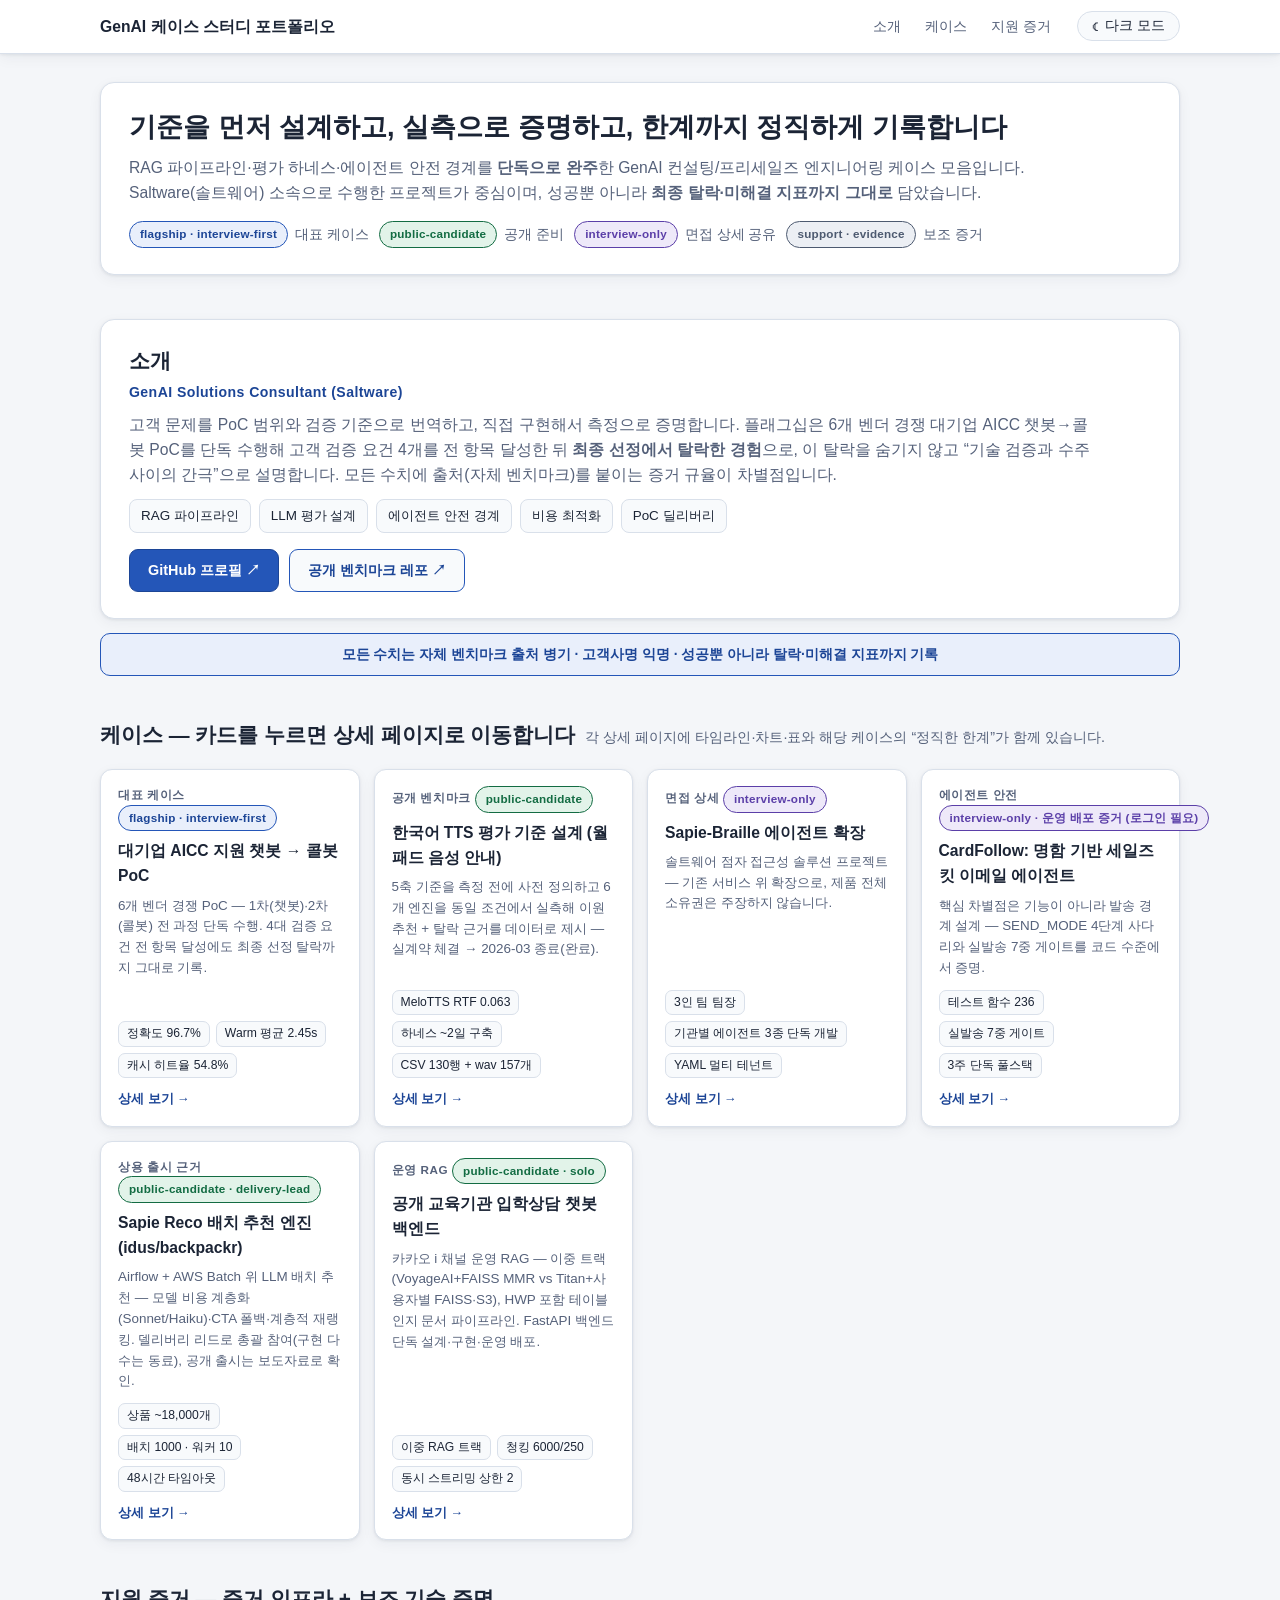
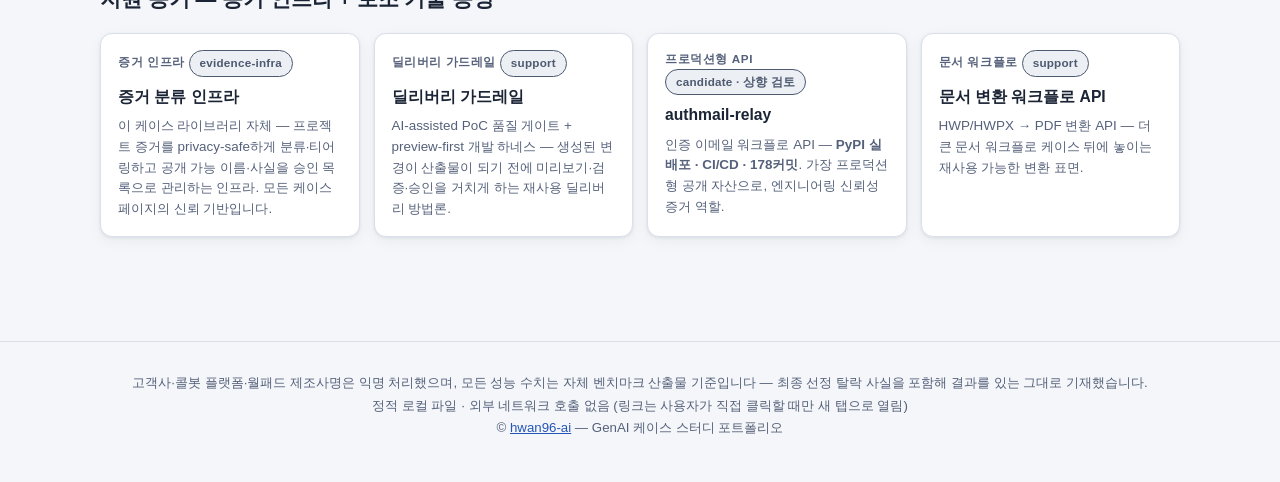
<file: index.html>
<!DOCTYPE html>
<html lang="ko">
<head>
<meta charset="UTF-8">
<meta name="viewport" content="width=device-width, initial-scale=1.0">
<meta name="color-scheme" content="light dark">
<title>GenAI 케이스 스터디 포트폴리오 — 평가 설계·RAG·에이전트 안전 경계</title>
<link rel="icon" href="data:image/svg+xml,%3Csvg xmlns='http://www.w3.org/2000/svg' viewBox='0 0 32 32'%3E%3Crect width='32' height='32' rx='7' fill='%232456b8'/%3E%3Ctext x='16' y='22' font-size='16' font-family='sans-serif' font-weight='bold' fill='white' text-anchor='middle'%3ECS%3C/text%3E%3C/svg%3E">
<link rel="stylesheet" href="assets/styles.css">
</head>
<body>
<a class="skip-link" href="#main">본문 바로가기</a>

<header class="topbar">
  <div class="topbar-inner">
    <span class="brand">GenAI 케이스 스터디 포트폴리오</span>
    <nav class="nav" aria-label="섹션 이동">
      <a href="#about">소개</a>
      <a href="#cases">케이스</a>
      <a href="#library">지원 증거</a>
    </nav>
    <button id="theme-toggle" type="button" aria-pressed="false" aria-label="다크 모드 전환">
      <span class="toggle-icon" aria-hidden="true">☾</span><span class="toggle-text">다크 모드</span>
    </button>
  </div>
</header>

<main id="main">

  <!-- (a) 헤더 / 포지셔닝 -->
  <section id="intro" aria-labelledby="intro-h">
    <div class="card">
      <h1 id="intro-h">기준을 먼저 설계하고, 실측으로 증명하고, 한계까지 정직하게 기록합니다</h1>
      <p class="lede">
        RAG 파이프라인·평가 하네스·에이전트 안전 경계를 <strong>단독으로 완주</strong>한
        GenAI 컨설팅/프리세일즈 엔지니어링 케이스 모음입니다.
        Saltware(솔트웨어) 소속으로 수행한 프로젝트가 중심이며,
        성공뿐 아니라 <strong>최종 탈락·미해결 지표까지 그대로</strong> 담았습니다.
      </p>
      <div class="legend" role="list" aria-label="케이스 상태 배지 범례">
        <span class="legend-item" role="listitem"><span class="badge badge-flagship">flagship · interview-first</span> 대표 케이스</span>
        <span class="legend-item" role="listitem"><span class="badge badge-public">public-candidate</span> 공개 준비</span>
        <span class="legend-item" role="listitem"><span class="badge badge-interview">interview-only</span> 면접 상세 공유</span>
        <span class="legend-item" role="listitem"><span class="badge badge-support">support · evidence</span> 보조 증거</span>
      </div>
    </div>
  </section>

  <!-- (a-2) 소개 / About — 포지셔닝은 PORTFOLIO-HUB §1 승인 문안 압축 재사용 -->
  <section id="about" aria-labelledby="about-h">
    <div class="card">
      <h2 id="about-h">소개</h2>
      <p class="about-role">GenAI Solutions Consultant (Saltware)</p>
      <p class="lede">
        고객 문제를 PoC 범위와 검증 기준으로 번역하고, 직접 구현해서 측정으로 증명합니다.
        플래그십은 6개 벤더 경쟁 대기업 AICC 챗봇→콜봇 PoC를 단독 수행해 고객 검증 요건 4개를
        전 항목 달성한 뒤 <strong>최종 선정에서 탈락한 경험</strong>으로, 이 탈락을 숨기지 않고
        “기술 검증과 수주 사이의 간극”으로 설명합니다.
        모든 수치에 출처(자체 벤치마크)를 붙이는 증거 규율이 차별점입니다.
      </p>
      <ul class="chips" aria-label="전문 영역">
        <li class="chip">RAG 파이프라인</li>
        <li class="chip">LLM 평가 설계</li>
        <li class="chip">에이전트 안전 경계</li>
        <li class="chip">비용 최적화</li>
        <li class="chip">PoC 딜리버리</li>
      </ul>
      <div class="btn-row">
        <a class="btn" href="https://github.com/hwan96-ai" target="_blank" rel="noopener noreferrer">GitHub 프로필 ↗</a>
        <a class="btn btn-secondary" href="https://github.com/hwan96-ai/korean-tts-benchmark" target="_blank" rel="noopener noreferrer">공개 벤치마크 레포 ↗</a>
      </div>
    </div>
    <p class="principle-strip" role="note">
      모든 수치는 자체 벤치마크 출처 병기 · 고객사명 익명 · 성공뿐 아니라 탈락·미해결 지표까지 기록
    </p>
  </section>

  <!-- (b) 케이스 카드 그리드 — 상세는 cases/*.html -->
  <section id="cases" aria-labelledby="cases-h">
    <div class="section-head">
      <h2 id="cases-h">케이스 — 카드를 누르면 상세 페이지로 이동합니다</h2>
      <span class="section-sub">각 상세 페이지에 타임라인·차트·표와 해당 케이스의 “정직한 한계”가 함께 있습니다.</span>
    </div>
    <div class="case-grid">

      <a class="case-card" href="cases/enterprise-aicc-chatbot-callbot-poc.html">
        <span class="case-id">대표 케이스 <span class="badge badge-flagship">flagship · interview-first</span></span>
        <h3>대기업 AICC 지원 챗봇 → 콜봇 PoC</h3>
        <p>6개 벤더 경쟁 PoC — 1차(챗봇)·2차(콜봇) 전 과정 단독 수행.
        4대 검증 요건 전 항목 달성에도 최종 선정 탈락까지 그대로 기록.</p>
        <ul class="card-metrics" aria-label="대기업 AICC PoC 핵심 수치">
          <li>정확도 96.7%</li>
          <li>Warm 평균 2.45s</li>
          <li>캐시 히트율 54.8%</li>
        </ul>
        <span class="card-link-cue">상세 보기 →</span>
      </a>

      <a class="case-card" href="cases/korean-tts-evaluation.html">
        <span class="case-id">공개 벤치마크 <span class="badge badge-public">public-candidate</span></span>
        <h3>한국어 TTS 평가 기준 설계 (월패드 음성 안내)</h3>
        <p>5축 기준을 측정 전에 사전 정의하고 6개 엔진을 동일 조건에서 실측해
        이원 추천 + 탈락 근거를 데이터로 제시 — 실계약 체결 → 2026-03 종료(완료).</p>
        <ul class="card-metrics" aria-label="한국어 TTS 평가 핵심 수치">
          <li>MeloTTS RTF 0.063</li>
          <li>하네스 ~2일 구축</li>
          <li>CSV 130행 + wav 157개</li>
        </ul>
        <span class="card-link-cue">상세 보기 →</span>
      </a>

      <a class="case-card" href="cases/sapie-braille-agent-extension.html">
        <span class="case-id">면접 상세 <span class="badge badge-interview">interview-only</span></span>
        <h3>Sapie-Braille 에이전트 확장</h3>
        <p>솔트웨어 점자 접근성 솔루션 프로젝트 — 기존 서비스 위 확장으로,
        제품 전체 소유권은 주장하지 않습니다.</p>
        <ul class="card-metrics" aria-label="Sapie-Braille 핵심 수치">
          <li>3인 팀 팀장</li>
          <li>기관별 에이전트 3종 단독 개발</li>
          <li>YAML 멀티 테넌트</li>
        </ul>
        <span class="card-link-cue">상세 보기 →</span>
      </a>

      <a class="case-card" href="cases/cardfollow-email-agent.html">
        <span class="case-id">에이전트 안전 <span class="badge badge-interview">interview-only · 운영 배포 증거 (로그인 필요)</span></span>
        <h3>CardFollow: 명함 기반 세일즈킷 이메일 에이전트</h3>
        <p>핵심 차별점은 기능이 아니라 발송 경계 설계 — SEND_MODE 4단계 사다리와
        실발송 7중 게이트를 코드 수준에서 증명.</p>
        <ul class="card-metrics" aria-label="CardFollow 핵심 수치">
          <li>테스트 함수 236</li>
          <li>실발송 7중 게이트</li>
          <li>3주 단독 풀스택</li>
        </ul>
        <span class="card-link-cue">상세 보기 →</span>
      </a>

      <a class="case-card" href="cases/sapie-reco-batch-recommendation.html">
        <span class="case-id">상용 출시 근거 <span class="badge badge-public">public-candidate · delivery-lead</span></span>
        <h3>Sapie Reco 배치 추천 엔진 (idus/backpackr)</h3>
        <p>Airflow + AWS Batch 위 LLM 배치 추천 — 모델 비용 계층화(Sonnet/Haiku)·CTA 폴백·계층적 재랭킹.
        델리버리 리드로 총괄 참여(구현 다수는 동료), 공개 출시는 보도자료로 확인.</p>
        <ul class="card-metrics" aria-label="Sapie Reco 핵심 수치">
          <li>상품 ~18,000개</li>
          <li>배치 1000 · 워커 10</li>
          <li>48시간 타임아웃</li>
        </ul>
        <span class="card-link-cue">상세 보기 →</span>
      </a>

      <a class="case-card" href="cases/public-education-admissions-chatbot.html">
        <span class="case-id">운영 RAG <span class="badge badge-public">public-candidate · solo</span></span>
        <h3>공개 교육기관 입학상담 챗봇 백엔드</h3>
        <p>카카오 i 채널 운영 RAG — 이중 트랙(VoyageAI+FAISS MMR vs Titan+사용자별 FAISS·S3),
        HWP 포함 테이블 인지 문서 파이프라인. FastAPI 백엔드 단독 설계·구현·운영 배포.</p>
        <ul class="card-metrics" aria-label="공개 교육기관 챗봇 핵심 수치">
          <li>이중 RAG 트랙</li>
          <li>청킹 6000/250</li>
          <li>동시 스트리밍 상한 2</li>
        </ul>
        <span class="card-link-cue">상세 보기 →</span>
      </a>

    </div>
  </section>

  <!-- (c) 지원 증거 -->
  <section id="library" aria-labelledby="library-h">
    <div class="section-head">
      <h2 id="library-h">지원 증거 — 증거 인프라 + 보조 기술 증명</h2>
    </div>
    <div class="case-grid">
      <article class="case-card">
        <span class="case-id">증거 인프라 <span class="badge badge-support">evidence-infra</span></span>
        <h3>증거 분류 인프라</h3>
        <p>이 케이스 라이브러리 자체 — 프로젝트 증거를 privacy-safe하게 분류·티어링하고
        공개 가능 이름·사실을 승인 목록으로 관리하는 인프라. 모든 케이스 페이지의 신뢰 기반입니다.</p>
      </article>
      <article class="case-card">
        <span class="case-id">딜리버리 가드레일 <span class="badge badge-support">support</span></span>
        <h3>딜리버리 가드레일</h3>
        <p>AI-assisted PoC 품질 게이트 + preview-first 개발 하네스 —
        생성된 변경이 산출물이 되기 전에 미리보기·검증·승인을 거치게 하는 재사용 딜리버리 방법론.</p>
      </article>
      <article class="case-card">
        <span class="case-id">프로덕션형 API <span class="badge badge-support">candidate · 상향 검토</span></span>
        <h3>authmail-relay</h3>
        <p>인증 이메일 워크플로 API — <strong>PyPI 실배포 · CI/CD · 178커밋</strong>.
        가장 프로덕션형 공개 자산으로, 엔지니어링 신뢰성 증거 역할.</p>
      </article>
      <article class="case-card">
        <span class="case-id">문서 워크플로 <span class="badge badge-support">support</span></span>
        <h3>문서 변환 워크플로 API</h3>
        <p>HWP/HWPX → PDF 변환 API — 더 큰 문서 워크플로 케이스 뒤에 놓이는
        재사용 가능한 변환 표면.</p>
      </article>
    </div>
  </section>

</main>

<!-- 푸터 -->
<footer>
  <p>고객사·콜봇 플랫폼·월패드 제조사명은 익명 처리했으며, 모든 성능 수치는 자체 벤치마크 산출물 기준입니다 — 최종 선정 탈락 사실을 포함해 결과를 있는 그대로 기재했습니다.<br>
  정적 로컬 파일 · 외부 네트워크 호출 없음 (링크는 사용자가 직접 클릭할 때만 새 탭으로 열림)<br>
  © <a href="https://github.com/hwan96-ai" target="_blank" rel="noopener noreferrer">hwan96-ai</a> — GenAI 케이스 스터디 포트폴리오</p>
</footer>

<script src="assets/theme.js"></script>
</body>
</html>
</file>
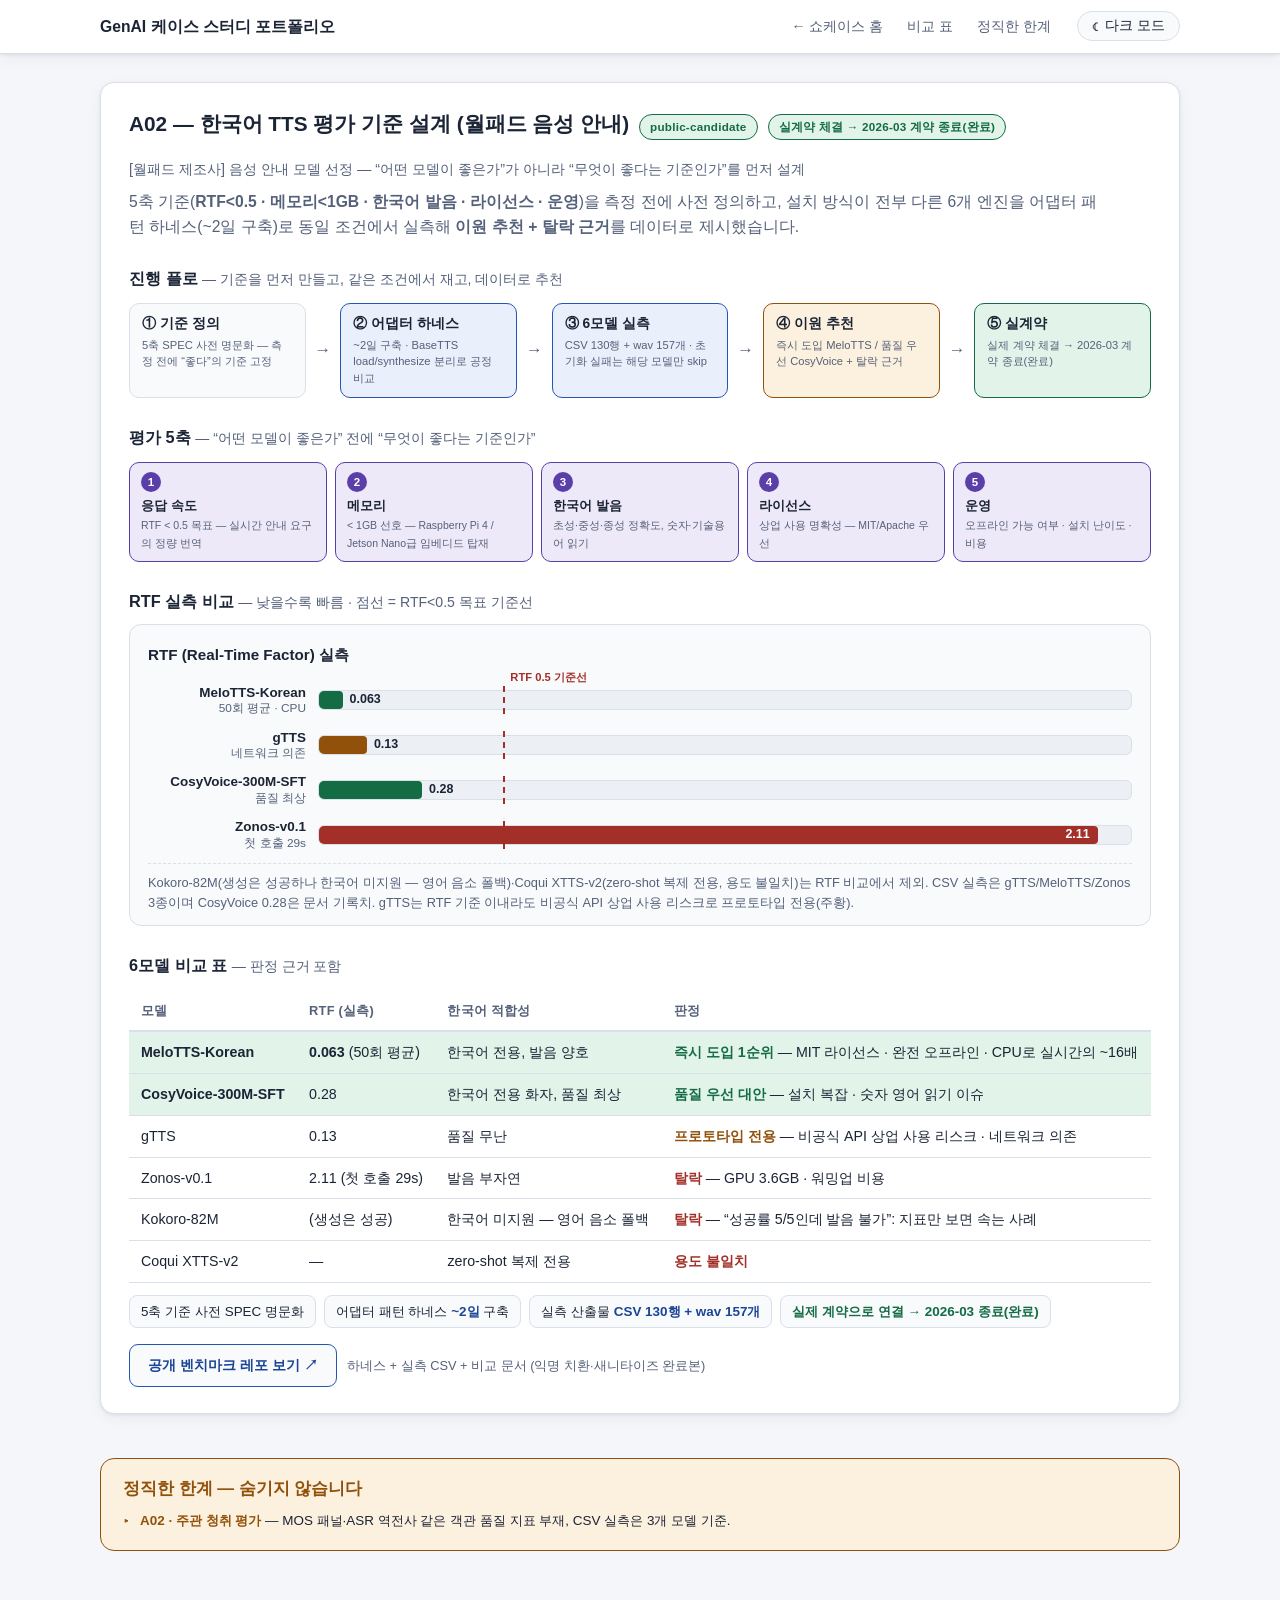
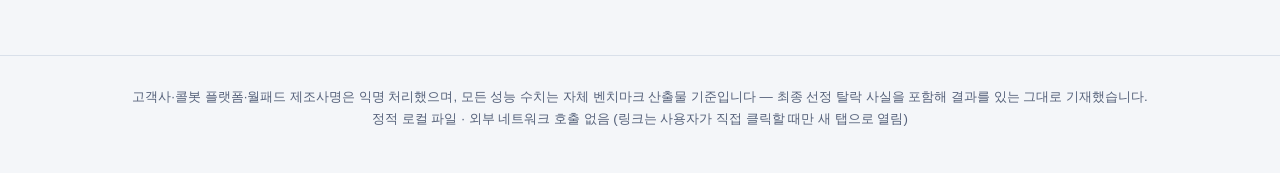
<file: cases/a02-tts.html>
<!DOCTYPE html>
<html lang="ko">
<head>
<meta charset="UTF-8">
<meta name="viewport" content="width=device-width, initial-scale=1.0">
<meta name="color-scheme" content="light dark">
<title>A02 — 한국어 TTS 평가 기준 설계 (월패드 음성 안내) | GenAI 케이스 스터디 쇼케이스</title>
<link rel="icon" href="data:image/svg+xml,%3Csvg xmlns='http://www.w3.org/2000/svg' viewBox='0 0 32 32'%3E%3Crect width='32' height='32' rx='7' fill='%232456b8'/%3E%3Ctext x='16' y='22' font-size='16' font-family='sans-serif' font-weight='bold' fill='white' text-anchor='middle'%3ECS%3C/text%3E%3C/svg%3E">
<link rel="stylesheet" href="../assets/styles.css">
</head>
<body>
<a class="skip-link" href="#main">본문 바로가기</a>

<header class="topbar">
  <div class="topbar-inner">
    <span class="brand">GenAI 케이스 스터디 포트폴리오</span>
    <nav class="nav" aria-label="페이지 이동">
      <a href="../index.html">← 쇼케이스 홈</a>
      <a href="#a02">비교 표</a>
      <a href="#limits">정직한 한계</a>
    </nav>
    <button id="theme-toggle" type="button" aria-pressed="false" aria-label="다크 모드 전환">
      <span class="toggle-icon" aria-hidden="true">☾</span><span class="toggle-text">다크 모드</span>
    </button>
  </div>
</header>

<main id="main">

  <section id="a02" aria-labelledby="a02-h">
    <div class="card">
      <div class="section-head">
        <h2 id="a02-h">A02 — 한국어 TTS 평가 기준 설계 (월패드 음성 안내)</h2>
        <span class="badge badge-public">public-candidate</span>
        <span class="badge badge-result">실계약 체결 → 2026-03 계약 종료(완료)</span>
      </div>
      <p class="section-sub">[월패드 제조사] 음성 안내 모델 선정 — “어떤 모델이 좋은가”가 아니라 “무엇이 좋다는 기준인가”를 먼저 설계</p>
      <p class="lede">
        5축 기준(<strong>RTF&lt;0.5 · 메모리&lt;1GB · 한국어 발음 · 라이선스 · 운영</strong>)을 측정 전에 사전 정의하고,
        설치 방식이 전부 다른 6개 엔진을 어댑터 패턴 하네스(~2일 구축)로 동일 조건에서 실측해
        <strong>이원 추천 + 탈락 근거</strong>를 데이터로 제시했습니다.
      </p>

      <h3>진행 플로 <span class="h3-sub">— 기준을 먼저 만들고, 같은 조건에서 재고, 데이터로 추천</span></h3>
      <div class="flow" role="img" aria-label="진행 플로: 5축 기준을 측정 전에 정의하고, 어댑터 패턴 하네스를 약 2일에 구축한 뒤, 6개 모델을 동일 조건에서 실측하고, 이원 추천과 탈락 근거를 제시했으며, 실제 계약 체결로 이어져 2026년 3월 계약 종료(완료)되었습니다.">
        <div class="flow-node"><b>① 기준 정의</b><small>5축 SPEC 사전 명문화 — 측정 전에 “좋다”의 기준 고정</small></div>
        <span class="flow-arrow" aria-hidden="true">→</span>
        <div class="flow-node cache"><b>② 어댑터 하네스</b><small>~2일 구축 · BaseTTS load/synthesize 분리로 공정 비교</small></div>
        <span class="flow-arrow" aria-hidden="true">→</span>
        <div class="flow-node cache"><b>③ 6모델 실측</b><small>CSV 130행 + wav 157개 · 초기화 실패는 해당 모델만 skip</small></div>
        <span class="flow-arrow" aria-hidden="true">→</span>
        <div class="flow-node rag"><b>④ 이원 추천</b><small>즉시 도입 MeloTTS / 품질 우선 CosyVoice + 탈락 근거</small></div>
        <span class="flow-arrow" aria-hidden="true">→</span>
        <div class="flow-node resp"><b>⑤ 실계약</b><small>실제 계약 체결 → 2026-03 계약 종료(완료)</small></div>
      </div>

      <h3>평가 5축 <span class="h3-sub">— “어떤 모델이 좋은가” 전에 “무엇이 좋다는 기준인가”</span></h3>
      <div class="gates" role="img" aria-label="평가 5축: 1 응답 속도 RTF 0.5 미만 목표, 2 메모리 1GB 미만 선호, 3 한국어 발음 정확도, 4 상업 라이선스 명확성, 5 운영성(오프라인·설치·비용).">
        <div class="gate"><b>응답 속도</b><small>RTF &lt; 0.5 목표 — 실시간 안내 요구의 정량 번역</small></div>
        <div class="gate"><b>메모리</b><small>&lt; 1GB 선호 — Raspberry Pi 4 / Jetson Nano급 임베디드 탑재</small></div>
        <div class="gate"><b>한국어 발음</b><small>초성·중성·종성 정확도, 숫자·기술용어 읽기</small></div>
        <div class="gate"><b>라이선스</b><small>상업 사용 명확성 — MIT/Apache 우선</small></div>
        <div class="gate"><b>운영</b><small>오프라인 가능 여부 · 설치 난이도 · 비용</small></div>
      </div>

      <h3>RTF 실측 비교 <span class="h3-sub">— 낮을수록 빠름 · 점선 = RTF&lt;0.5 목표 기준선</span></h3>
      <figure class="chart" role="img"
        aria-label="모델별 RTF 가로 막대 차트. MeloTTS-Korean 0.063, gTTS 0.13, CosyVoice-300M-SFT 0.28은 RTF 0.5 기준선 이내, Zonos-v0.1은 2.11로 기준선 초과. Kokoro-82M과 Coqui XTTS-v2는 한국어 미지원 및 용도 불일치로 RTF 비교에서 제외.">
        <p class="chart-title">RTF (Real-Time Factor) 실측</p>
        <div class="hchart" aria-hidden="true">
          <div class="hrow">
            <span class="hlabel"><b>MeloTTS-Korean</b><small>50회 평균 · CPU</small></span>
            <span class="htrack">
              <span class="htick" style="left:22.7%"><i>RTF 0.5 기준선</i></span>
              <span class="hfill pass" style="width:2.9%"><span class="hnum">0.063</span></span>
            </span>
          </div>
          <div class="hrow">
            <span class="hlabel"><b>gTTS</b><small>네트워크 의존</small></span>
            <span class="htrack">
              <span class="htick" style="left:22.7%"></span>
              <span class="hfill cond" style="width:5.9%"><span class="hnum">0.13</span></span>
            </span>
          </div>
          <div class="hrow">
            <span class="hlabel"><b>CosyVoice-300M-SFT</b><small>품질 최상</small></span>
            <span class="htrack">
              <span class="htick" style="left:22.7%"></span>
              <span class="hfill pass" style="width:12.7%"><span class="hnum">0.28</span></span>
            </span>
          </div>
          <div class="hrow">
            <span class="hlabel"><b>Zonos-v0.1</b><small>첫 호출 29s</small></span>
            <span class="htrack">
              <span class="htick" style="left:22.7%"></span>
              <span class="hfill fail" style="width:95.9%"><span class="hnum">2.11</span></span>
            </span>
          </div>
        </div>
        <figcaption>
          Kokoro-82M(생성은 성공하나 한국어 미지원 — 영어 음소 폴백)·Coqui XTTS-v2(zero-shot 복제 전용, 용도 불일치)는 RTF 비교에서 제외.
          CSV 실측은 gTTS/MeloTTS/Zonos 3종이며 CosyVoice 0.28은 문서 기록치. gTTS는 RTF 기준 이내라도 비공식 API 상업 사용 리스크로 프로토타입 전용(주황).
        </figcaption>
      </figure>

      <h3>6모델 비교 표 <span class="h3-sub">— 판정 근거 포함</span></h3>
      <div class="table-wrap">
        <table>
          <caption class="visually-hidden">6개 TTS 모델 비교: RTF 실측치와 판정</caption>
          <thead>
            <tr><th scope="col">모델</th><th scope="col">RTF (실측)</th><th scope="col">한국어 적합성</th><th scope="col">판정</th></tr>
          </thead>
          <tbody>
            <tr class="pick">
              <td>MeloTTS-Korean</td><td><strong>0.063</strong> (50회 평균)</td><td>한국어 전용, 발음 양호</td>
              <td><span class="verdict-pick">즉시 도입 1순위</span> — MIT 라이선스 · 완전 오프라인 · CPU로 실시간의 ~16배</td>
            </tr>
            <tr class="pick">
              <td>CosyVoice-300M-SFT</td><td>0.28</td><td>한국어 전용 화자, 품질 최상</td>
              <td><span class="verdict-pick">품질 우선 대안</span> — 설치 복잡 · 숫자 영어 읽기 이슈</td>
            </tr>
            <tr>
              <td>gTTS</td><td>0.13</td><td>품질 무난</td>
              <td><span class="verdict-cond">프로토타입 전용</span> — 비공식 API 상업 사용 리스크 · 네트워크 의존</td>
            </tr>
            <tr>
              <td>Zonos-v0.1</td><td>2.11 (첫 호출 29s)</td><td>발음 부자연</td>
              <td><span class="verdict-drop">탈락</span> — GPU 3.6GB · 워밍업 비용</td>
            </tr>
            <tr>
              <td>Kokoro-82M</td><td>(생성은 성공)</td><td>한국어 미지원 — 영어 음소 폴백</td>
              <td><span class="verdict-drop">탈락</span> — “성공률 5/5인데 발음 불가”: 지표만 보면 속는 사례</td>
            </tr>
            <tr>
              <td>Coqui XTTS-v2</td><td>—</td><td>zero-shot 복제 전용</td>
              <td><span class="verdict-drop">용도 불일치</span></td>
            </tr>
          </tbody>
        </table>
      </div>

      <ul class="chips" aria-label="A02 증거 수치">
        <li class="chip">5축 기준 사전 SPEC 명문화</li>
        <li class="chip">어댑터 패턴 하네스 <strong>~2일</strong> 구축</li>
        <li class="chip">실측 산출물 <strong>CSV 130행 + wav 157개</strong></li>
        <li class="chip chip-ok"><strong>실제 계약으로 연결 → 2026-03 종료(완료)</strong></li>
      </ul>

      <div class="btn-row">
        <a class="btn btn-secondary" href="https://github.com/hwan96-ai/korean-tts-benchmark" target="_blank" rel="noopener noreferrer">공개 벤치마크 레포 보기 ↗</a>
        <span class="btn-note">하네스 + 실측 CSV + 비교 문서 (익명 치환·새니타이즈 완료본)</span>
      </div>
    </div>
  </section>

  <section id="limits" aria-labelledby="limits-h">
    <div class="limits">
      <h2 id="limits-h">정직한 한계 — 숨기지 않습니다</h2>
      <ul>
        <li><span class="lim-tag">A02 · 주관 청취 평가</span> — MOS 패널·ASR 역전사 같은 객관 품질 지표 부재, CSV 실측은 3개 모델 기준.</li>
      </ul>
    </div>
  </section>

</main>

<footer>
  <p>고객사·콜봇 플랫폼·월패드 제조사명은 익명 처리했으며, 모든 성능 수치는 자체 벤치마크 산출물 기준입니다 — 최종 선정 탈락 사실을 포함해 결과를 있는 그대로 기재했습니다.<br>
  정적 로컬 파일 · 외부 네트워크 호출 없음 (링크는 사용자가 직접 클릭할 때만 새 탭으로 열림)</p>
</footer>

<script src="../assets/theme.js"></script>
</body>
</html>
</file>
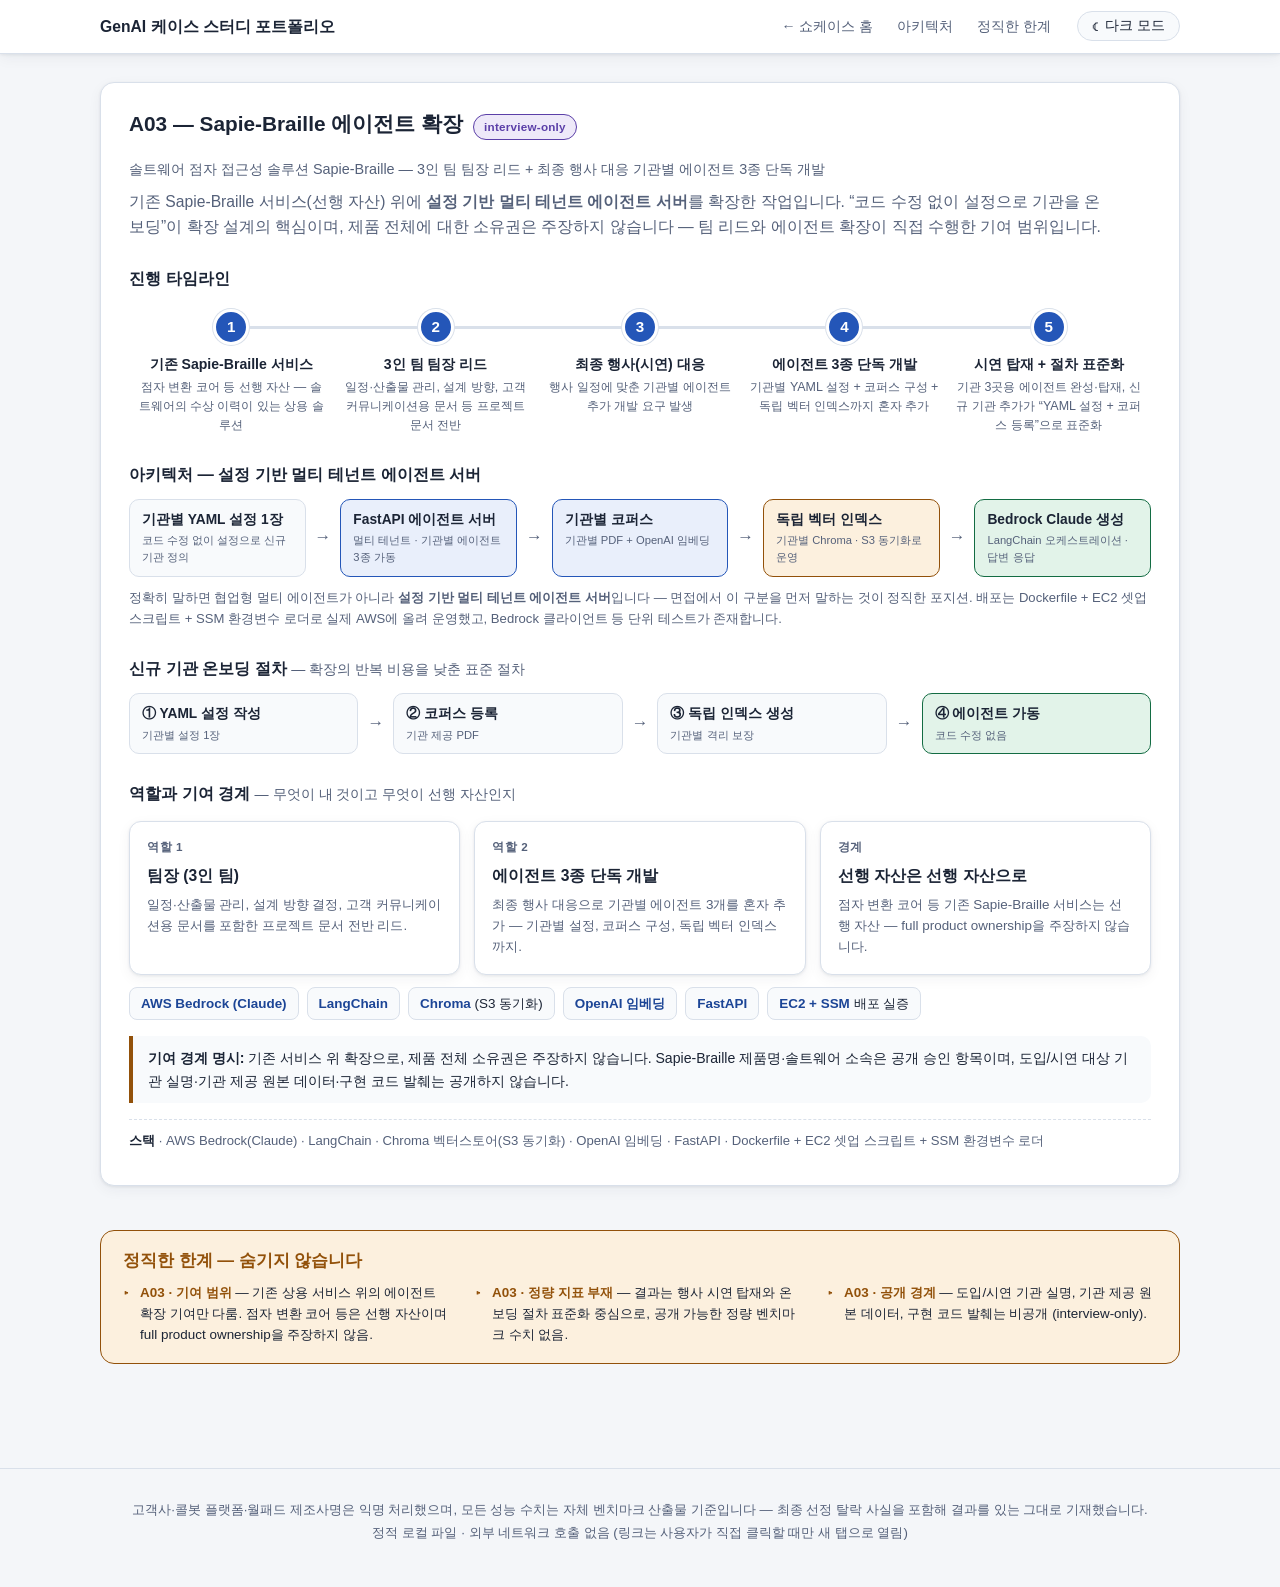
<file: cases/a03-braille.html>
<!DOCTYPE html>
<html lang="ko">
<head>
<meta charset="UTF-8">
<meta name="viewport" content="width=device-width, initial-scale=1.0">
<meta name="color-scheme" content="light dark">
<title>A03 — Sapie-Braille 에이전트 확장 | GenAI 케이스 스터디 쇼케이스</title>
<link rel="icon" href="data:image/svg+xml,%3Csvg xmlns='http://www.w3.org/2000/svg' viewBox='0 0 32 32'%3E%3Crect width='32' height='32' rx='7' fill='%232456b8'/%3E%3Ctext x='16' y='22' font-size='16' font-family='sans-serif' font-weight='bold' fill='white' text-anchor='middle'%3ECS%3C/text%3E%3C/svg%3E">
<link rel="stylesheet" href="../assets/styles.css">
</head>
<body>
<a class="skip-link" href="#main">본문 바로가기</a>

<header class="topbar">
  <div class="topbar-inner">
    <span class="brand">GenAI 케이스 스터디 포트폴리오</span>
    <nav class="nav" aria-label="페이지 이동">
      <a href="../index.html">← 쇼케이스 홈</a>
      <a href="#a03">아키텍처</a>
      <a href="#limits">정직한 한계</a>
    </nav>
    <button id="theme-toggle" type="button" aria-pressed="false" aria-label="다크 모드 전환">
      <span class="toggle-icon" aria-hidden="true">☾</span><span class="toggle-text">다크 모드</span>
    </button>
  </div>
</header>

<main id="main">

  <section id="a03" aria-labelledby="a03-h">
    <div class="card">
      <div class="section-head">
        <h2 id="a03-h">A03 — Sapie-Braille 에이전트 확장</h2>
        <span class="badge badge-interview">interview-only</span>
      </div>
      <p class="section-sub">솔트웨어 점자 접근성 솔루션 Sapie-Braille — 3인 팀 팀장 리드 + 최종 행사 대응 기관별 에이전트 3종 단독 개발</p>
      <p class="lede">
        기존 Sapie-Braille 서비스(선행 자산) 위에 <strong>설정 기반 멀티 테넌트 에이전트 서버</strong>를 확장한 작업입니다.
        “코드 수정 없이 설정으로 기관을 온보딩”이 확장 설계의 핵심이며,
        제품 전체에 대한 소유권은 주장하지 않습니다 — 팀 리드와 에이전트 확장이 직접 수행한 기여 범위입니다.
      </p>

      <h3>진행 타임라인</h3>
      <ol class="stepper">
        <li class="step">
          <span class="step-dot" aria-hidden="true">1</span>
          <span class="step-title">기존 Sapie-Braille 서비스</span>
          <span class="step-desc">점자 변환 코어 등 선행 자산 — 솔트웨어의 수상 이력이 있는 상용 솔루션</span>
        </li>
        <li class="step">
          <span class="step-dot" aria-hidden="true">2</span>
          <span class="step-title">3인 팀 팀장 리드</span>
          <span class="step-desc">일정·산출물 관리, 설계 방향, 고객 커뮤니케이션용 문서 등 프로젝트 문서 전반</span>
        </li>
        <li class="step">
          <span class="step-dot" aria-hidden="true">3</span>
          <span class="step-title">최종 행사(시연) 대응</span>
          <span class="step-desc">행사 일정에 맞춘 기관별 에이전트 추가 개발 요구 발생</span>
        </li>
        <li class="step">
          <span class="step-dot" aria-hidden="true">4</span>
          <span class="step-title">에이전트 3종 단독 개발</span>
          <span class="step-desc">기관별 YAML 설정 + 코퍼스 구성 + 독립 벡터 인덱스까지 혼자 추가</span>
        </li>
        <li class="step">
          <span class="step-dot" aria-hidden="true">5</span>
          <span class="step-title">시연 탑재 + 절차 표준화</span>
          <span class="step-desc">기관 3곳용 에이전트 완성·탑재, 신규 기관 추가가 “YAML 설정 + 코퍼스 등록”으로 표준화</span>
        </li>
      </ol>

      <h3>아키텍처 — 설정 기반 멀티 테넌트 에이전트 서버</h3>
      <div class="flow" role="img" aria-label="아키텍처 플로: 기관별 YAML 설정 1장이 FastAPI 멀티 테넌트 에이전트 서버의 기관별 에이전트 3종을 정의하고, 기관별 PDF 코퍼스를 OpenAI 임베딩으로 색인해 기관마다 독립된 Chroma 벡터 인덱스(S3 동기화)를 두며, AWS Bedrock의 Claude와 LangChain으로 답변을 생성합니다.">
        <div class="flow-node"><b>기관별 YAML 설정 1장</b><small>코드 수정 없이 설정으로 신규 기관 정의</small></div>
        <span class="flow-arrow" aria-hidden="true">→</span>
        <div class="flow-node cache"><b>FastAPI 에이전트 서버</b><small>멀티 테넌트 · 기관별 에이전트 3종 가동</small></div>
        <span class="flow-arrow" aria-hidden="true">→</span>
        <div class="flow-node cache"><b>기관별 코퍼스</b><small>기관별 PDF + OpenAI 임베딩</small></div>
        <span class="flow-arrow" aria-hidden="true">→</span>
        <div class="flow-node rag"><b>독립 벡터 인덱스</b><small>기관별 Chroma · S3 동기화로 운영</small></div>
        <span class="flow-arrow" aria-hidden="true">→</span>
        <div class="flow-node resp"><b>Bedrock Claude 생성</b><small>LangChain 오케스트레이션 · 답변 응답</small></div>
      </div>
      <p class="flow-note">정확히 말하면 협업형 멀티 에이전트가 아니라 <strong>설정 기반 멀티 테넌트 에이전트 서버</strong>입니다 — 면접에서 이 구분을 먼저 말하는 것이 정직한 포지션. 배포는 Dockerfile + EC2 셋업 스크립트 + SSM 환경변수 로더로 실제 AWS에 올려 운영했고, Bedrock 클라이언트 등 단위 테스트가 존재합니다.</p>

      <h3>신규 기관 온보딩 절차 <span class="h3-sub">— 확장의 반복 비용을 낮춘 표준 절차</span></h3>
      <div class="flow" role="img" aria-label="온보딩 절차: YAML 설정 작성, 기관 PDF 코퍼스 등록, 독립 벡터 인덱스 생성, 신규 기관 에이전트 가동 — 코드 수정 없음.">
        <div class="flow-node"><b>① YAML 설정 작성</b><small>기관별 설정 1장</small></div>
        <span class="flow-arrow" aria-hidden="true">→</span>
        <div class="flow-node"><b>② 코퍼스 등록</b><small>기관 제공 PDF</small></div>
        <span class="flow-arrow" aria-hidden="true">→</span>
        <div class="flow-node"><b>③ 독립 인덱스 생성</b><small>기관별 격리 보장</small></div>
        <span class="flow-arrow" aria-hidden="true">→</span>
        <div class="flow-node resp"><b>④ 에이전트 가동</b><small>코드 수정 없음</small></div>
      </div>

      <h3>역할과 기여 경계 <span class="h3-sub">— 무엇이 내 것이고 무엇이 선행 자산인지</span></h3>
      <div class="case-grid">
        <div class="case-card">
          <span class="case-id">역할 1</span>
          <h3>팀장 (3인 팀)</h3>
          <p>일정·산출물 관리, 설계 방향 결정, 고객 커뮤니케이션용 문서를 포함한 프로젝트 문서 전반 리드.</p>
        </div>
        <div class="case-card">
          <span class="case-id">역할 2</span>
          <h3>에이전트 3종 단독 개발</h3>
          <p>최종 행사 대응으로 기관별 에이전트 3개를 혼자 추가 — 기관별 설정, 코퍼스 구성, 독립 벡터 인덱스까지.</p>
        </div>
        <div class="case-card">
          <span class="case-id">경계</span>
          <h3>선행 자산은 선행 자산으로</h3>
          <p>점자 변환 코어 등 기존 Sapie-Braille 서비스는 선행 자산 — full product ownership을 주장하지 않습니다.</p>
        </div>
      </div>

      <ul class="chips" aria-label="A03 스택">
        <li class="chip"><strong>AWS Bedrock (Claude)</strong></li>
        <li class="chip"><strong>LangChain</strong></li>
        <li class="chip"><strong>Chroma</strong> (S3 동기화)</li>
        <li class="chip"><strong>OpenAI 임베딩</strong></li>
        <li class="chip"><strong>FastAPI</strong></li>
        <li class="chip"><strong>EC2 + SSM</strong> 배포 실증</li>
      </ul>

      <div class="callout honest">
        <strong>기여 경계 명시:</strong> 기존 서비스 위 확장으로, 제품 전체 소유권은 주장하지 않습니다.
        Sapie-Braille 제품명·솔트웨어 소속은 공개 승인 항목이며, 도입/시연 대상 기관 실명·기관 제공 원본 데이터·구현 코드 발췌는 공개하지 않습니다.
      </div>

      <p class="stack-line"><b>스택</b> · AWS Bedrock(Claude) · LangChain · Chroma 벡터스토어(S3 동기화) · OpenAI 임베딩 · FastAPI · Dockerfile + EC2 셋업 스크립트 + SSM 환경변수 로더</p>
    </div>
  </section>

  <section id="limits" aria-labelledby="limits-h">
    <div class="limits">
      <h2 id="limits-h">정직한 한계 — 숨기지 않습니다</h2>
      <ul>
        <li><span class="lim-tag">A03 · 기여 범위</span> — 기존 상용 서비스 위의 에이전트 확장 기여만 다룸. 점자 변환 코어 등은 선행 자산이며 full product ownership을 주장하지 않음.</li>
        <li><span class="lim-tag">A03 · 정량 지표 부재</span> — 결과는 행사 시연 탑재와 온보딩 절차 표준화 중심으로, 공개 가능한 정량 벤치마크 수치 없음.</li>
        <li><span class="lim-tag">A03 · 공개 경계</span> — 도입/시연 기관 실명, 기관 제공 원본 데이터, 구현 코드 발췌는 비공개 (interview-only).</li>
      </ul>
    </div>
  </section>

</main>

<footer>
  <p>고객사·콜봇 플랫폼·월패드 제조사명은 익명 처리했으며, 모든 성능 수치는 자체 벤치마크 산출물 기준입니다 — 최종 선정 탈락 사실을 포함해 결과를 있는 그대로 기재했습니다.<br>
  정적 로컬 파일 · 외부 네트워크 호출 없음 (링크는 사용자가 직접 클릭할 때만 새 탭으로 열림)</p>
</footer>

<script src="../assets/theme.js"></script>
</body>
</html>
</file>
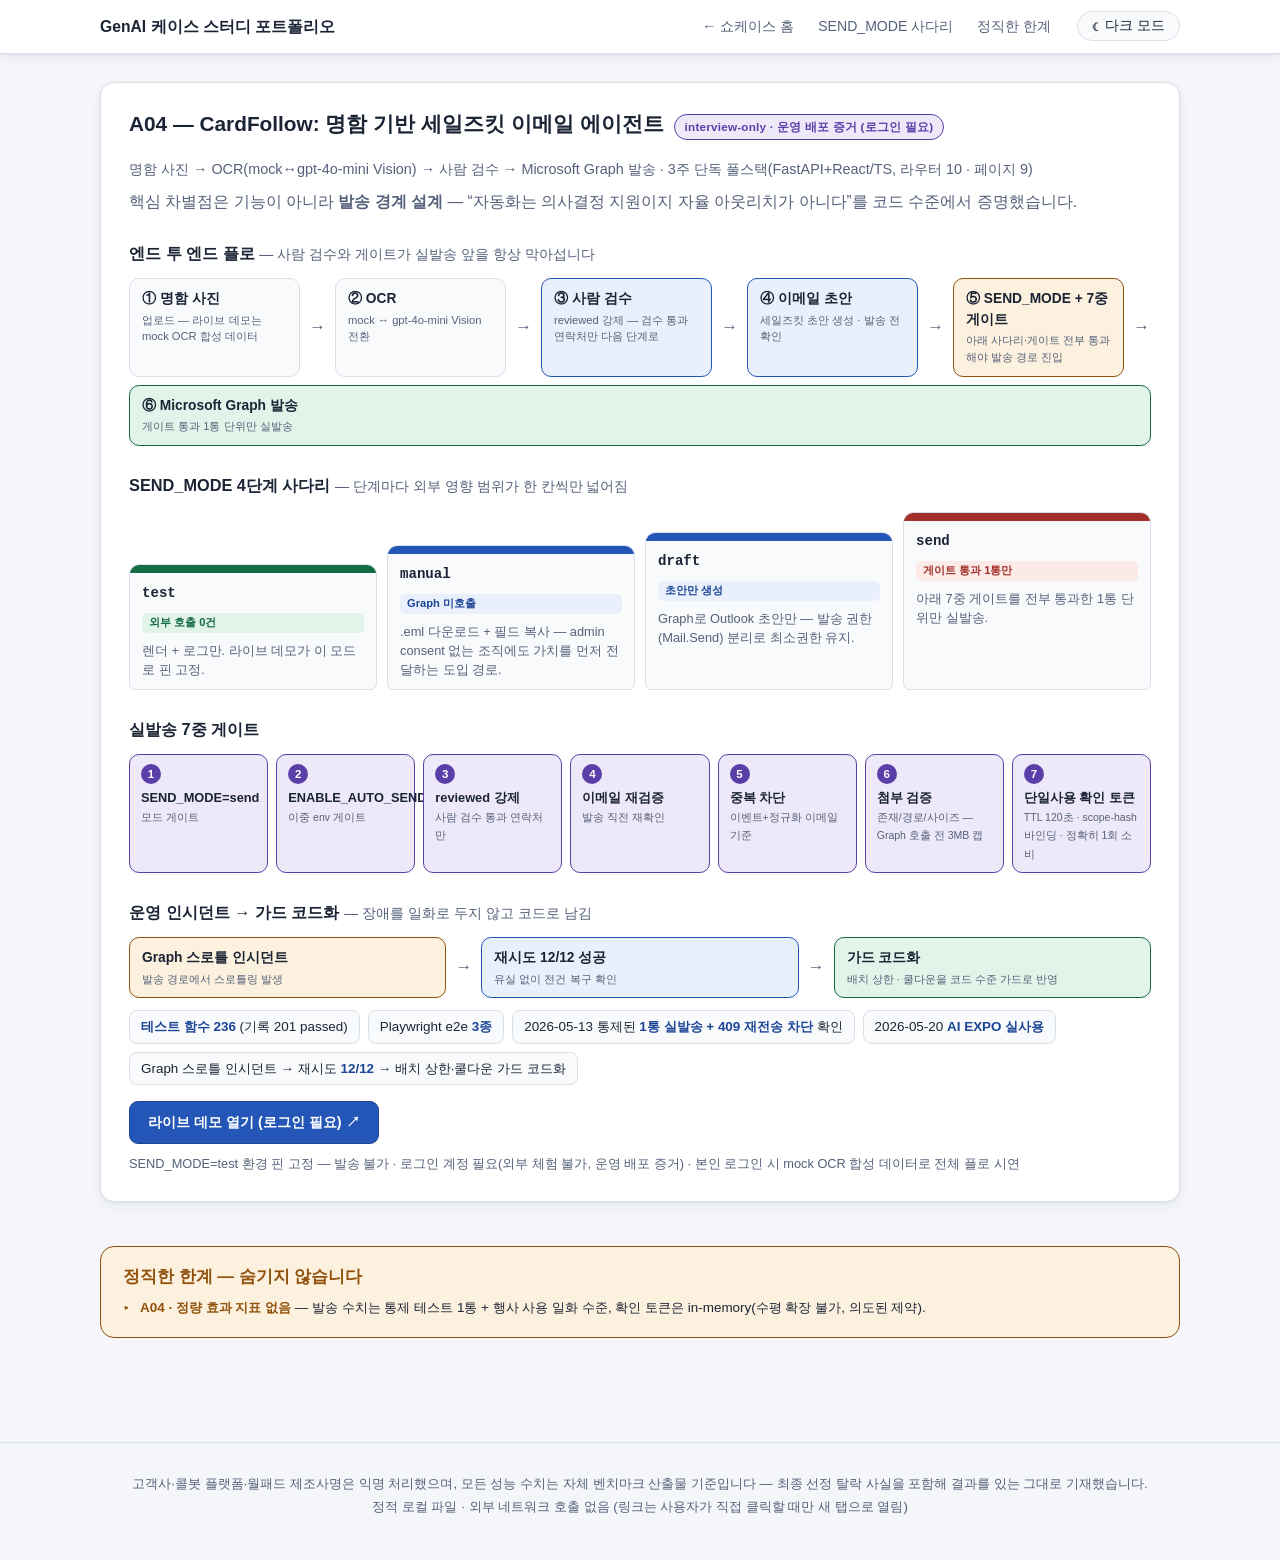
<file: cases/a04-cardfollow.html>
<!DOCTYPE html>
<html lang="ko">
<head>
<meta charset="UTF-8">
<meta name="viewport" content="width=device-width, initial-scale=1.0">
<meta name="color-scheme" content="light dark">
<title>A04 — CardFollow: 명함 기반 세일즈킷 이메일 에이전트 | GenAI 케이스 스터디 쇼케이스</title>
<link rel="icon" href="data:image/svg+xml,%3Csvg xmlns='http://www.w3.org/2000/svg' viewBox='0 0 32 32'%3E%3Crect width='32' height='32' rx='7' fill='%232456b8'/%3E%3Ctext x='16' y='22' font-size='16' font-family='sans-serif' font-weight='bold' fill='white' text-anchor='middle'%3ECS%3C/text%3E%3C/svg%3E">
<link rel="stylesheet" href="../assets/styles.css">
</head>
<body>
<a class="skip-link" href="#main">본문 바로가기</a>

<header class="topbar">
  <div class="topbar-inner">
    <span class="brand">GenAI 케이스 스터디 포트폴리오</span>
    <nav class="nav" aria-label="페이지 이동">
      <a href="../index.html">← 쇼케이스 홈</a>
      <a href="#a04">SEND_MODE 사다리</a>
      <a href="#limits">정직한 한계</a>
    </nav>
    <button id="theme-toggle" type="button" aria-pressed="false" aria-label="다크 모드 전환">
      <span class="toggle-icon" aria-hidden="true">☾</span><span class="toggle-text">다크 모드</span>
    </button>
  </div>
</header>

<main id="main">

  <section id="a04" aria-labelledby="a04-h">
    <div class="card">
      <div class="section-head">
        <h2 id="a04-h">A04 — CardFollow: 명함 기반 세일즈킷 이메일 에이전트</h2>
        <span class="badge badge-interview">interview-only · 운영 배포 증거 (로그인 필요)</span>
      </div>
      <p class="section-sub">명함 사진 → OCR(mock↔gpt-4o-mini Vision) → 사람 검수 → Microsoft Graph 발송 · 3주 단독 풀스택(FastAPI+React/TS, 라우터 10 · 페이지 9)</p>
      <p class="lede">핵심 차별점은 기능이 아니라 <strong>발송 경계 설계</strong> — “자동화는 의사결정 지원이지 자율 아웃리치가 아니다”를 코드 수준에서 증명했습니다.</p>

      <h3>엔드 투 엔드 플로 <span class="h3-sub">— 사람 검수와 게이트가 실발송 앞을 항상 막아섭니다</span></h3>
      <div class="flow" role="img" aria-label="엔드 투 엔드 플로: 명함 사진 업로드 후 OCR(mock과 gpt-4o-mini Vision 전환), 사람 검수에서 reviewed 강제, 이메일 초안 생성, SEND_MODE 사다리와 7중 게이트를 거쳐 Microsoft Graph로 1통 단위 발송.">
        <div class="flow-node"><b>① 명함 사진</b><small>업로드 — 라이브 데모는 mock OCR 합성 데이터</small></div>
        <span class="flow-arrow" aria-hidden="true">→</span>
        <div class="flow-node"><b>② OCR</b><small>mock ↔ gpt-4o-mini Vision 전환</small></div>
        <span class="flow-arrow" aria-hidden="true">→</span>
        <div class="flow-node cache"><b>③ 사람 검수</b><small>reviewed 강제 — 검수 통과 연락처만 다음 단계로</small></div>
        <span class="flow-arrow" aria-hidden="true">→</span>
        <div class="flow-node cache"><b>④ 이메일 초안</b><small>세일즈킷 초안 생성 · 발송 전 확인</small></div>
        <span class="flow-arrow" aria-hidden="true">→</span>
        <div class="flow-node rag"><b>⑤ SEND_MODE + 7중 게이트</b><small>아래 사다리·게이트 전부 통과해야 발송 경로 진입</small></div>
        <span class="flow-arrow" aria-hidden="true">→</span>
        <div class="flow-node resp"><b>⑥ Microsoft Graph 발송</b><small>게이트 통과 1통 단위만 실발송</small></div>
      </div>

      <h3>SEND_MODE 4단계 사다리 <span class="h3-sub">— 단계마다 외부 영향 범위가 한 칸씩만 넓어짐</span></h3>
      <div class="ladder" role="img" aria-label="SEND_MODE 4단계 사다리: test는 외부 호출 0건, manual은 Graph 미호출 .eml 다운로드, draft는 Outlook 초안만 생성, send는 7중 게이트를 통과한 1통 단위만 발송.">
        <div class="rung rung-1">
          <div class="rung-bar" aria-hidden="true"></div>
          <div class="rung-head">test</div>
          <span class="rung-tag">외부 호출 0건</span>
          <div class="rung-body">렌더 + 로그만. 라이브 데모가 이 모드로 핀 고정.</div>
        </div>
        <div class="rung rung-2">
          <div class="rung-bar" aria-hidden="true"></div>
          <div class="rung-head">manual</div>
          <span class="rung-tag">Graph 미호출</span>
          <div class="rung-body">.eml 다운로드 + 필드 복사 — admin consent 없는 조직에도 가치를 먼저 전달하는 도입 경로.</div>
        </div>
        <div class="rung rung-3">
          <div class="rung-bar" aria-hidden="true"></div>
          <div class="rung-head">draft</div>
          <span class="rung-tag">초안만 생성</span>
          <div class="rung-body">Graph로 Outlook 초안만 — 발송 권한(Mail.Send) 분리로 최소권한 유지.</div>
        </div>
        <div class="rung rung-4">
          <div class="rung-bar" aria-hidden="true"></div>
          <div class="rung-head">send</div>
          <span class="rung-tag">게이트 통과 1통만</span>
          <div class="rung-body">아래 7중 게이트를 전부 통과한 1통 단위만 실발송.</div>
        </div>
      </div>

      <h3>실발송 7중 게이트</h3>
      <div class="gates" role="img" aria-label="실발송 7중 게이트: SEND_MODE=send, ENABLE_AUTO_SEND=true 이중 환경변수, 사람 검수 reviewed 강제, 이메일 재검증, 중복 차단, 첨부 검증 3MB 캡, TTL 120초 단일사용 확인 토큰.">
        <div class="gate"><b>SEND_MODE=send</b><small>모드 게이트</small></div>
        <div class="gate"><b>ENABLE_AUTO_SEND=true</b><small>이중 env 게이트</small></div>
        <div class="gate"><b>reviewed 강제</b><small>사람 검수 통과 연락처만</small></div>
        <div class="gate"><b>이메일 재검증</b><small>발송 직전 재확인</small></div>
        <div class="gate"><b>중복 차단</b><small>이벤트+정규화 이메일 기준</small></div>
        <div class="gate"><b>첨부 검증</b><small>존재/경로/사이즈 — Graph 호출 전 3MB 캡</small></div>
        <div class="gate"><b>단일사용 확인 토큰</b><small>TTL 120초 · scope-hash 바인딩 · 정확히 1회 소비</small></div>
      </div>

      <h3>운영 인시던트 → 가드 코드화 <span class="h3-sub">— 장애를 일화로 두지 않고 코드로 남김</span></h3>
      <div class="flow" role="img" aria-label="운영 인시던트 플로: Microsoft Graph 스로틀 인시던트 발생, 재시도 12건 중 12건 성공으로 복구, 이후 배치 상한과 쿨다운 가드를 코드화.">
        <div class="flow-node rag"><b>Graph 스로틀 인시던트</b><small>발송 경로에서 스로틀링 발생</small></div>
        <span class="flow-arrow" aria-hidden="true">→</span>
        <div class="flow-node cache"><b>재시도 12/12 성공</b><small>유실 없이 전건 복구 확인</small></div>
        <span class="flow-arrow" aria-hidden="true">→</span>
        <div class="flow-node resp"><b>가드 코드화</b><small>배치 상한 · 쿨다운을 코드 수준 가드로 반영</small></div>
      </div>

      <ul class="chips" aria-label="A04 검증·운영 증거">
        <li class="chip"><strong>테스트 함수 236</strong> (기록 201 passed)</li>
        <li class="chip">Playwright e2e <strong>3종</strong></li>
        <li class="chip">2026-05-13 통제된 <strong>1통 실발송 + 409 재전송 차단</strong> 확인</li>
        <li class="chip">2026-05-20 <strong>AI EXPO 실사용</strong></li>
        <li class="chip">Graph 스로틀 인시던트 → 재시도 <strong>12/12</strong> → 배치 상한·쿨다운 가드 코드화</li>
      </ul>

      <div class="btn-row">
        <a class="btn" href="https://cardfollow-preview-hwan.fly.dev/" target="_blank" rel="noopener noreferrer">라이브 데모 열기 (로그인 필요) ↗</a>
        <span class="btn-note">SEND_MODE=test 환경 핀 고정 — 발송 불가 · 로그인 계정 필요(외부 체험 불가, 운영 배포 증거) · 본인 로그인 시 mock OCR 합성 데이터로 전체 플로 시연</span>
      </div>
    </div>
  </section>

  <section id="limits" aria-labelledby="limits-h">
    <div class="limits">
      <h2 id="limits-h">정직한 한계 — 숨기지 않습니다</h2>
      <ul>
        <li><span class="lim-tag">A04 · 정량 효과 지표 없음</span> — 발송 수치는 통제 테스트 1통 + 행사 사용 일화 수준, 확인 토큰은 in-memory(수평 확장 불가, 의도된 제약).</li>
      </ul>
    </div>
  </section>

</main>

<footer>
  <p>고객사·콜봇 플랫폼·월패드 제조사명은 익명 처리했으며, 모든 성능 수치는 자체 벤치마크 산출물 기준입니다 — 최종 선정 탈락 사실을 포함해 결과를 있는 그대로 기재했습니다.<br>
  정적 로컬 파일 · 외부 네트워크 호출 없음 (링크는 사용자가 직접 클릭할 때만 새 탭으로 열림)</p>
</footer>

<script src="../assets/theme.js"></script>
</body>
</html>
</file>
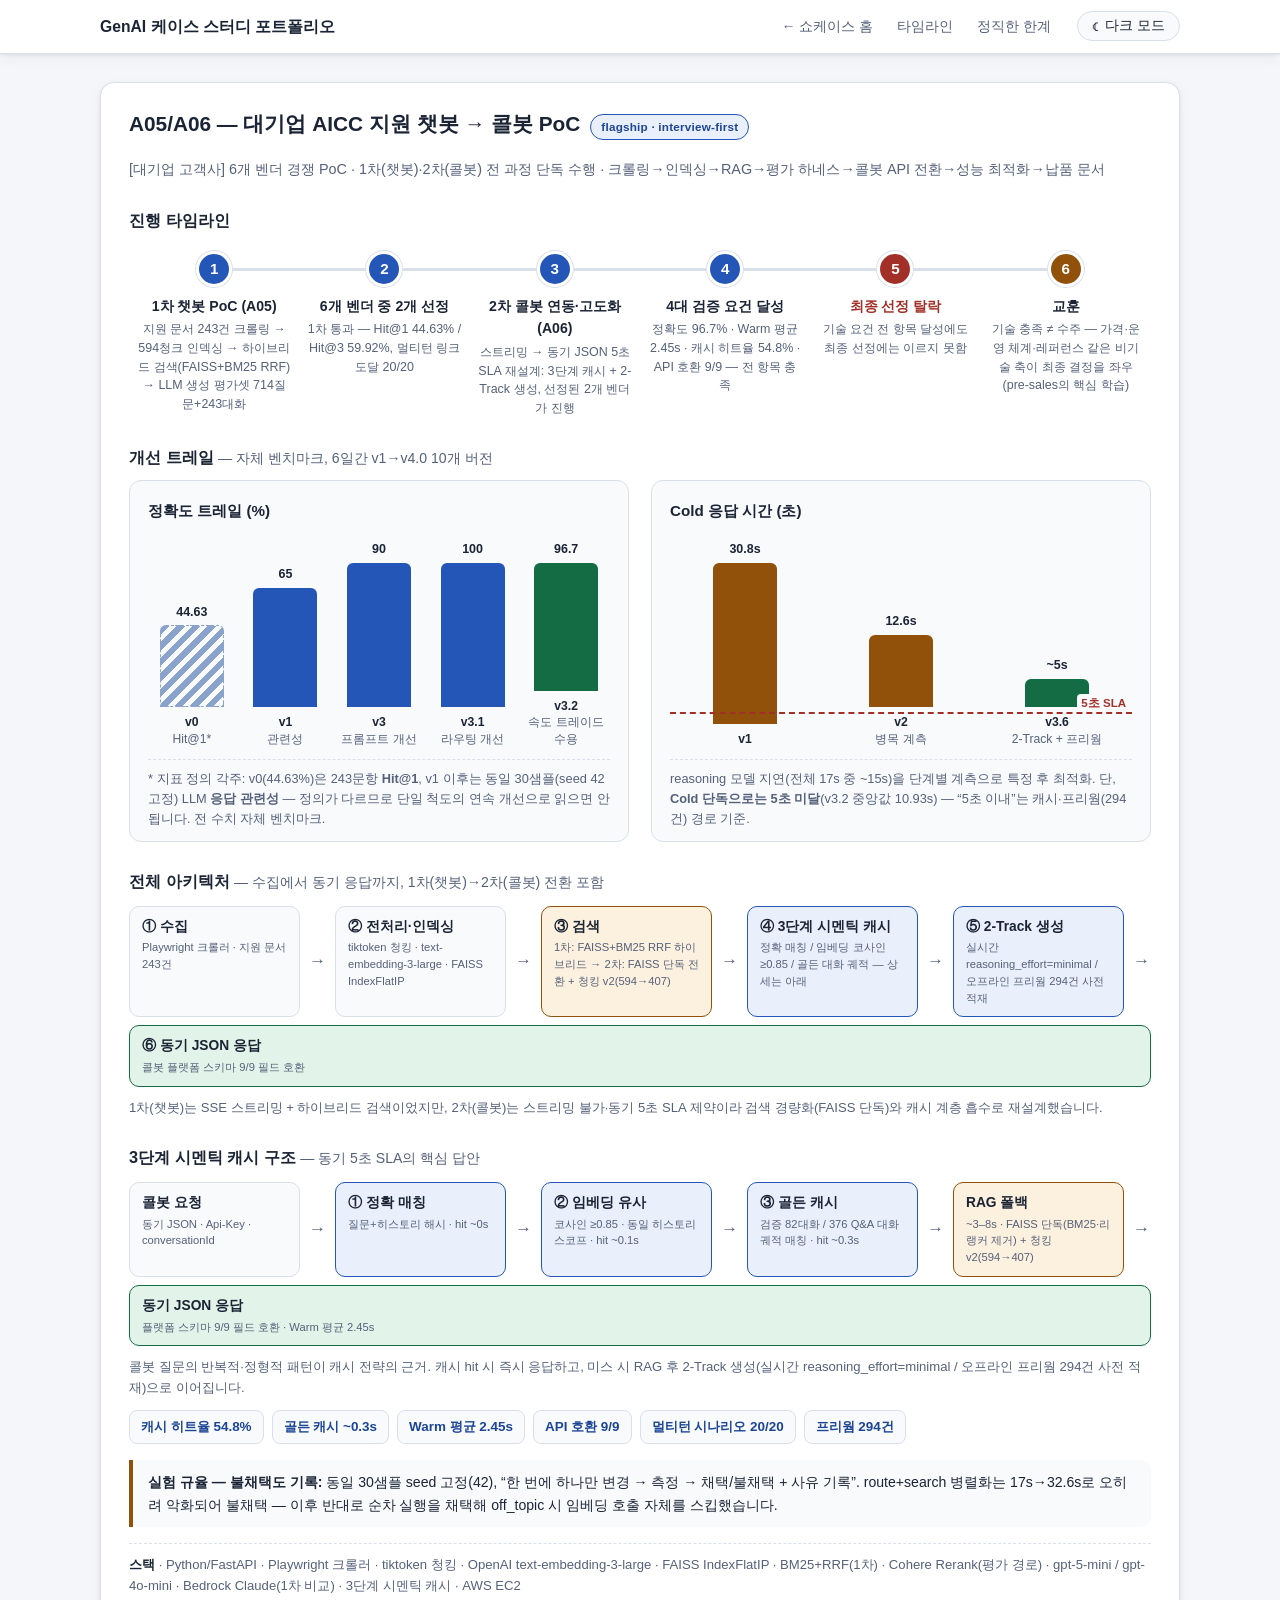
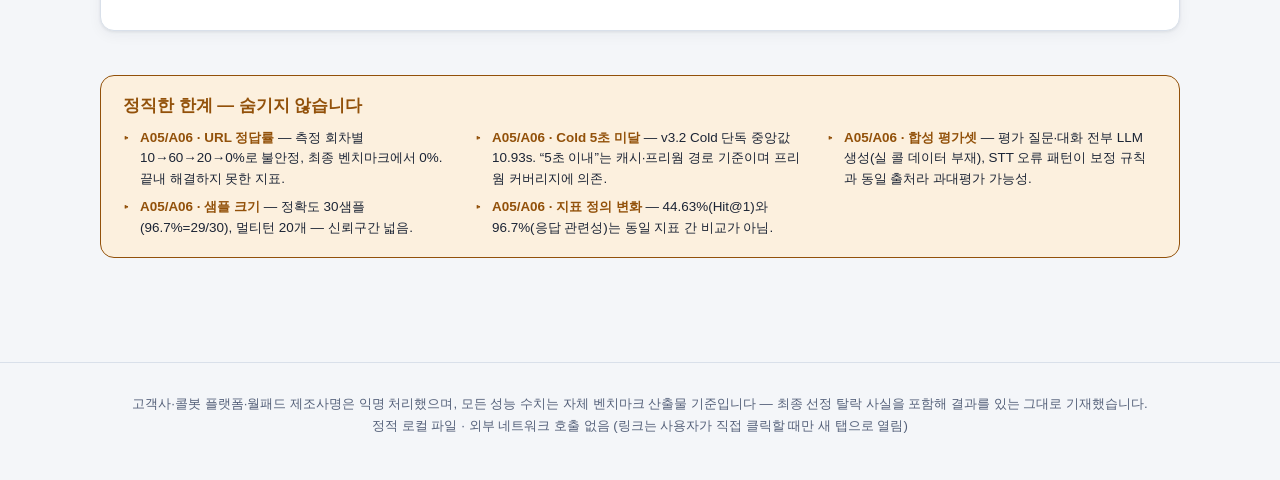
<file: cases/a05-a06-aicc.html>
<!DOCTYPE html>
<html lang="ko">
<head>
<meta charset="UTF-8">
<meta name="viewport" content="width=device-width, initial-scale=1.0">
<meta name="color-scheme" content="light dark">
<title>A05/A06 — 대기업 AICC 지원 챗봇 → 콜봇 PoC | GenAI 케이스 스터디 쇼케이스</title>
<link rel="icon" href="data:image/svg+xml,%3Csvg xmlns='http://www.w3.org/2000/svg' viewBox='0 0 32 32'%3E%3Crect width='32' height='32' rx='7' fill='%232456b8'/%3E%3Ctext x='16' y='22' font-size='16' font-family='sans-serif' font-weight='bold' fill='white' text-anchor='middle'%3ECS%3C/text%3E%3C/svg%3E">
<link rel="stylesheet" href="../assets/styles.css">
</head>
<body>
<a class="skip-link" href="#main">본문 바로가기</a>

<header class="topbar">
  <div class="topbar-inner">
    <span class="brand">GenAI 케이스 스터디 포트폴리오</span>
    <nav class="nav" aria-label="페이지 이동">
      <a href="../index.html">← 쇼케이스 홈</a>
      <a href="#flagship">타임라인</a>
      <a href="#limits">정직한 한계</a>
    </nav>
    <button id="theme-toggle" type="button" aria-pressed="false" aria-label="다크 모드 전환">
      <span class="toggle-icon" aria-hidden="true">☾</span><span class="toggle-text">다크 모드</span>
    </button>
  </div>
</header>

<main id="main">

  <section id="flagship" aria-labelledby="flagship-h">
    <div class="card">
      <div class="section-head">
        <h2 id="flagship-h">A05/A06 — 대기업 AICC 지원 챗봇 → 콜봇 PoC</h2>
        <span class="badge badge-flagship">flagship · interview-first</span>
      </div>
      <p class="section-sub">[대기업 고객사] 6개 벤더 경쟁 PoC · 1차(챗봇)·2차(콜봇) 전 과정 단독 수행 · 크롤링→인덱싱→RAG→평가 하네스→콜봇 API 전환→성능 최적화→납품 문서</p>

      <h3>진행 타임라인</h3>
      <ol class="stepper">
        <li class="step">
          <span class="step-dot" aria-hidden="true">1</span>
          <span class="step-title">1차 챗봇 PoC (A05)</span>
          <span class="step-desc">지원 문서 243건 크롤링 → 594청크 인덱싱 → 하이브리드 검색(FAISS+BM25 RRF) → LLM 생성 평가셋 714질문+243대화</span>
        </li>
        <li class="step">
          <span class="step-dot" aria-hidden="true">2</span>
          <span class="step-title">6개 벤더 중 2개 선정</span>
          <span class="step-desc">1차 통과 — Hit@1 44.63% / Hit@3 59.92%, 멀티턴 링크 도달 20/20</span>
        </li>
        <li class="step">
          <span class="step-dot" aria-hidden="true">3</span>
          <span class="step-title">2차 콜봇 연동·고도화 (A06)</span>
          <span class="step-desc">스트리밍 → 동기 JSON 5초 SLA 재설계: 3단계 캐시 + 2-Track 생성, 선정된 2개 벤더가 진행</span>
        </li>
        <li class="step">
          <span class="step-dot" aria-hidden="true">4</span>
          <span class="step-title">4대 검증 요건 달성</span>
          <span class="step-desc">정확도 96.7% · Warm 평균 2.45s · 캐시 히트율 54.8% · API 호환 9/9 — 전 항목 충족</span>
        </li>
        <li class="step step-fail">
          <span class="step-dot" aria-hidden="true">5</span>
          <span class="step-title">최종 선정 탈락</span>
          <span class="step-desc">기술 요건 전 항목 달성에도 최종 선정에는 이르지 못함</span>
        </li>
        <li class="step step-lesson">
          <span class="step-dot" aria-hidden="true">6</span>
          <span class="step-title">교훈</span>
          <span class="step-desc">기술 충족 ≠ 수주 — 가격·운영 체계·레퍼런스 같은 비기술 축이 최종 결정을 좌우 (pre-sales의 핵심 학습)</span>
        </li>
      </ol>

      <h3>개선 트레일 <span class="h3-sub">— 자체 벤치마크, 6일간 v1→v4.0 10개 버전</span></h3>
      <div class="chart-grid">
        <figure class="chart" role="img"
          aria-label="정확도 트레일 막대 차트. v0 Hit@1 44.63%, v1 65%, v3 90%, v3.1 100%, v3.2 96.7%. v1 이후는 30샘플 응답 관련성 지표로 v0의 Hit@1과 정의가 다릅니다.">
          <p class="chart-title">정확도 트레일 (%)</p>
          <div class="bars" aria-hidden="true">
            <div class="bar-col">
              <div class="bar baseline" style="height:44.63%"><span class="bar-val">44.63</span></div>
              <span class="bar-label"><b>v0</b><br>Hit@1*</span>
            </div>
            <div class="bar-col">
              <div class="bar" style="height:65%"><span class="bar-val">65</span></div>
              <span class="bar-label"><b>v1</b><br>관련성</span>
            </div>
            <div class="bar-col">
              <div class="bar" style="height:90%"><span class="bar-val">90</span></div>
              <span class="bar-label"><b>v3</b><br>프롬프트 개선</span>
            </div>
            <div class="bar-col">
              <div class="bar" style="height:100%"><span class="bar-val">100</span></div>
              <span class="bar-label"><b>v3.1</b><br>라우팅 개선</span>
            </div>
            <div class="bar-col">
              <div class="bar best" style="height:96.7%"><span class="bar-val">96.7</span></div>
              <span class="bar-label"><b>v3.2</b><br>속도 트레이드 수용</span>
            </div>
          </div>
          <figcaption>
            * 지표 정의 각주: v0(44.63%)은 243문항 <strong>Hit@1</strong>, v1 이후는 동일 30샘플(seed 42 고정)
            LLM <strong>응답 관련성</strong> — 정의가 다르므로 단일 척도의 연속 개선으로 읽으면 안 됩니다. 전 수치 자체 벤치마크.
          </figcaption>
        </figure>
        <figure class="chart" role="img"
          aria-label="Cold 응답 시간 막대 차트. v1 30.8초, v2 12.6초, v3.6 약 5초. 5초 SLA 기준선 표시. 단 v3.2 기준 Cold 단독 중앙값은 10.93초로 5초에 미달하며, 5초 이내는 캐시·프리웜 경로 기준입니다.">
          <p class="chart-title">Cold 응답 시간 (초)</p>
          <div class="bars" aria-hidden="true">
            <div class="sla-line" style="bottom:15.6%"><span>5초 SLA</span></div>
            <div class="bar-col">
              <div class="bar latency-bar" style="height:96%"><span class="bar-val">30.8s</span></div>
              <span class="bar-label"><b>v1</b></span>
            </div>
            <div class="bar-col">
              <div class="bar latency-bar" style="height:39.4%"><span class="bar-val">12.6s</span></div>
              <span class="bar-label"><b>v2</b><br>병목 계측</span>
            </div>
            <div class="bar-col">
              <div class="bar latency-bar pass" style="height:15.6%"><span class="bar-val">~5s</span></div>
              <span class="bar-label"><b>v3.6</b><br>2-Track + 프리웜</span>
            </div>
          </div>
          <figcaption>
            reasoning 모델 지연(전체 17s 중 ~15s)을 단계별 계측으로 특정 후 최적화.
            단, <strong>Cold 단독으로는 5초 미달</strong>(v3.2 중앙값 10.93s) — “5초 이내”는 캐시·프리웜(294건) 경로 기준.
          </figcaption>
        </figure>
      </div>

      <h3>전체 아키텍처 <span class="h3-sub">— 수집에서 동기 응답까지, 1차(챗봇)→2차(콜봇) 전환 포함</span></h3>
      <div class="flow" role="img" aria-label="전체 아키텍처 플로: Playwright 크롤러로 지원 문서 243건 수집, tiktoken 청킹과 text-embedding-3-large 임베딩으로 FAISS 인덱싱, 1차는 FAISS와 BM25를 RRF로 결합한 하이브리드 검색이고 2차에서 FAISS 단독으로 전환(청킹 v2 594에서 407청크), 3단계 시멘틱 캐시(정확 매칭, 임베딩 코사인 0.85 이상, 골든 대화 궤적)를 거쳐 2-Track 생성(실시간 reasoning_effort minimal, 오프라인 프리웜 294건) 후 동기 JSON으로 응답.">
        <div class="flow-node"><b>① 수집</b><small>Playwright 크롤러 · 지원 문서 243건</small></div>
        <span class="flow-arrow" aria-hidden="true">→</span>
        <div class="flow-node"><b>② 전처리·인덱싱</b><small>tiktoken 청킹 · text-embedding-3-large · FAISS IndexFlatIP</small></div>
        <span class="flow-arrow" aria-hidden="true">→</span>
        <div class="flow-node rag"><b>③ 검색</b><small>1차: FAISS+BM25 RRF 하이브리드 → 2차: FAISS 단독 전환 + 청킹 v2(594→407)</small></div>
        <span class="flow-arrow" aria-hidden="true">→</span>
        <div class="flow-node cache"><b>④ 3단계 시멘틱 캐시</b><small>정확 매칭 / 임베딩 코사인 ≥0.85 / 골든 대화 궤적 — 상세는 아래</small></div>
        <span class="flow-arrow" aria-hidden="true">→</span>
        <div class="flow-node cache"><b>⑤ 2-Track 생성</b><small>실시간 reasoning_effort=minimal / 오프라인 프리웜 294건 사전 적재</small></div>
        <span class="flow-arrow" aria-hidden="true">→</span>
        <div class="flow-node resp"><b>⑥ 동기 JSON 응답</b><small>콜봇 플랫폼 스키마 9/9 필드 호환</small></div>
      </div>
      <p class="flow-note">1차(챗봇)는 SSE 스트리밍 + 하이브리드 검색이었지만, 2차(콜봇)는 스트리밍 불가·동기 5초 SLA 제약이라 검색 경량화(FAISS 단독)와 캐시 계층 흡수로 재설계했습니다.</p>

      <h3>3단계 시멘틱 캐시 구조 <span class="h3-sub">— 동기 5초 SLA의 핵심 답안</span></h3>
      <div class="flow" role="img" aria-label="3단계 캐시 플로: 콜봇 요청이 정확 매칭 캐시, 임베딩 유사 캐시, 골든 캐시를 차례로 거치고 전부 미스 시 RAG 폴백 후 동기 JSON으로 응답합니다.">
        <div class="flow-node"><b>콜봇 요청</b><small>동기 JSON · Api-Key · conversationId</small></div>
        <span class="flow-arrow" aria-hidden="true">→</span>
        <div class="flow-node cache"><b>① 정확 매칭</b><small>질문+히스토리 해시 · hit ~0s</small></div>
        <span class="flow-arrow" aria-hidden="true">→</span>
        <div class="flow-node cache"><b>② 임베딩 유사</b><small>코사인 ≥0.85 · 동일 히스토리 스코프 · hit ~0.1s</small></div>
        <span class="flow-arrow" aria-hidden="true">→</span>
        <div class="flow-node cache"><b>③ 골든 캐시</b><small>검증 82대화 / 376 Q&amp;A 대화 궤적 매칭 · hit ~0.3s</small></div>
        <span class="flow-arrow" aria-hidden="true">→</span>
        <div class="flow-node rag"><b>RAG 폴백</b><small>~3–8s · FAISS 단독(BM25·리랭커 제거) + 청킹 v2(594→407)</small></div>
        <span class="flow-arrow" aria-hidden="true">→</span>
        <div class="flow-node resp"><b>동기 JSON 응답</b><small>플랫폼 스키마 9/9 필드 호환 · Warm 평균 2.45s</small></div>
      </div>
      <p class="flow-note">콜봇 질문의 반복적·정형적 패턴이 캐시 전략의 근거. 캐시 hit 시 즉시 응답하고, 미스 시 RAG 후 2-Track 생성(실시간 reasoning_effort=minimal / 오프라인 프리웜 294건 사전 적재)으로 이어집니다.</p>

      <ul class="chips" aria-label="핵심 수치">
        <li class="chip"><strong>캐시 히트율 54.8%</strong></li>
        <li class="chip"><strong>골든 캐시 ~0.3s</strong></li>
        <li class="chip"><strong>Warm 평균 2.45s</strong></li>
        <li class="chip"><strong>API 호환 9/9</strong></li>
        <li class="chip"><strong>멀티턴 시나리오 20/20</strong></li>
        <li class="chip"><strong>프리웜 294건</strong></li>
      </ul>

      <div class="callout honest">
        <strong>실험 규율 — 불채택도 기록:</strong> 동일 30샘플 seed 고정(42), “한 번에 하나만 변경 → 측정 → 채택/불채택 + 사유 기록”.
        route+search 병렬화는 17s→32.6s로 오히려 악화되어 불채택 — 이후 반대로 순차 실행을 채택해 off_topic 시 임베딩 호출 자체를 스킵했습니다.
      </div>

      <p class="stack-line"><b>스택</b> · Python/FastAPI · Playwright 크롤러 · tiktoken 청킹 · OpenAI text-embedding-3-large · FAISS IndexFlatIP · BM25+RRF(1차) · Cohere Rerank(평가 경로) · gpt-5-mini / gpt-4o-mini · Bedrock Claude(1차 비교) · 3단계 시멘틱 캐시 · AWS EC2</p>
    </div>
  </section>

  <section id="limits" aria-labelledby="limits-h">
    <div class="limits">
      <h2 id="limits-h">정직한 한계 — 숨기지 않습니다</h2>
      <ul>
        <li><span class="lim-tag">A05/A06 · URL 정답률</span> — 측정 회차별 10→60→20→0%로 불안정, 최종 벤치마크에서 0%. 끝내 해결하지 못한 지표.</li>
        <li><span class="lim-tag">A05/A06 · Cold 5초 미달</span> — v3.2 Cold 단독 중앙값 10.93s. “5초 이내”는 캐시·프리웜 경로 기준이며 프리웜 커버리지에 의존.</li>
        <li><span class="lim-tag">A05/A06 · 합성 평가셋</span> — 평가 질문·대화 전부 LLM 생성(실 콜 데이터 부재), STT 오류 패턴이 보정 규칙과 동일 출처라 과대평가 가능성.</li>
        <li><span class="lim-tag">A05/A06 · 샘플 크기</span> — 정확도 30샘플(96.7%=29/30), 멀티턴 20개 — 신뢰구간 넓음.</li>
        <li><span class="lim-tag">A05/A06 · 지표 정의 변화</span> — 44.63%(Hit@1)와 96.7%(응답 관련성)는 동일 지표 간 비교가 아님.</li>
      </ul>
    </div>
  </section>

</main>

<footer>
  <p>고객사·콜봇 플랫폼·월패드 제조사명은 익명 처리했으며, 모든 성능 수치는 자체 벤치마크 산출물 기준입니다 — 최종 선정 탈락 사실을 포함해 결과를 있는 그대로 기재했습니다.<br>
  정적 로컬 파일 · 외부 네트워크 호출 없음 (링크는 사용자가 직접 클릭할 때만 새 탭으로 열림)</p>
</footer>

<script src="../assets/theme.js"></script>
</body>
</html>
</file>
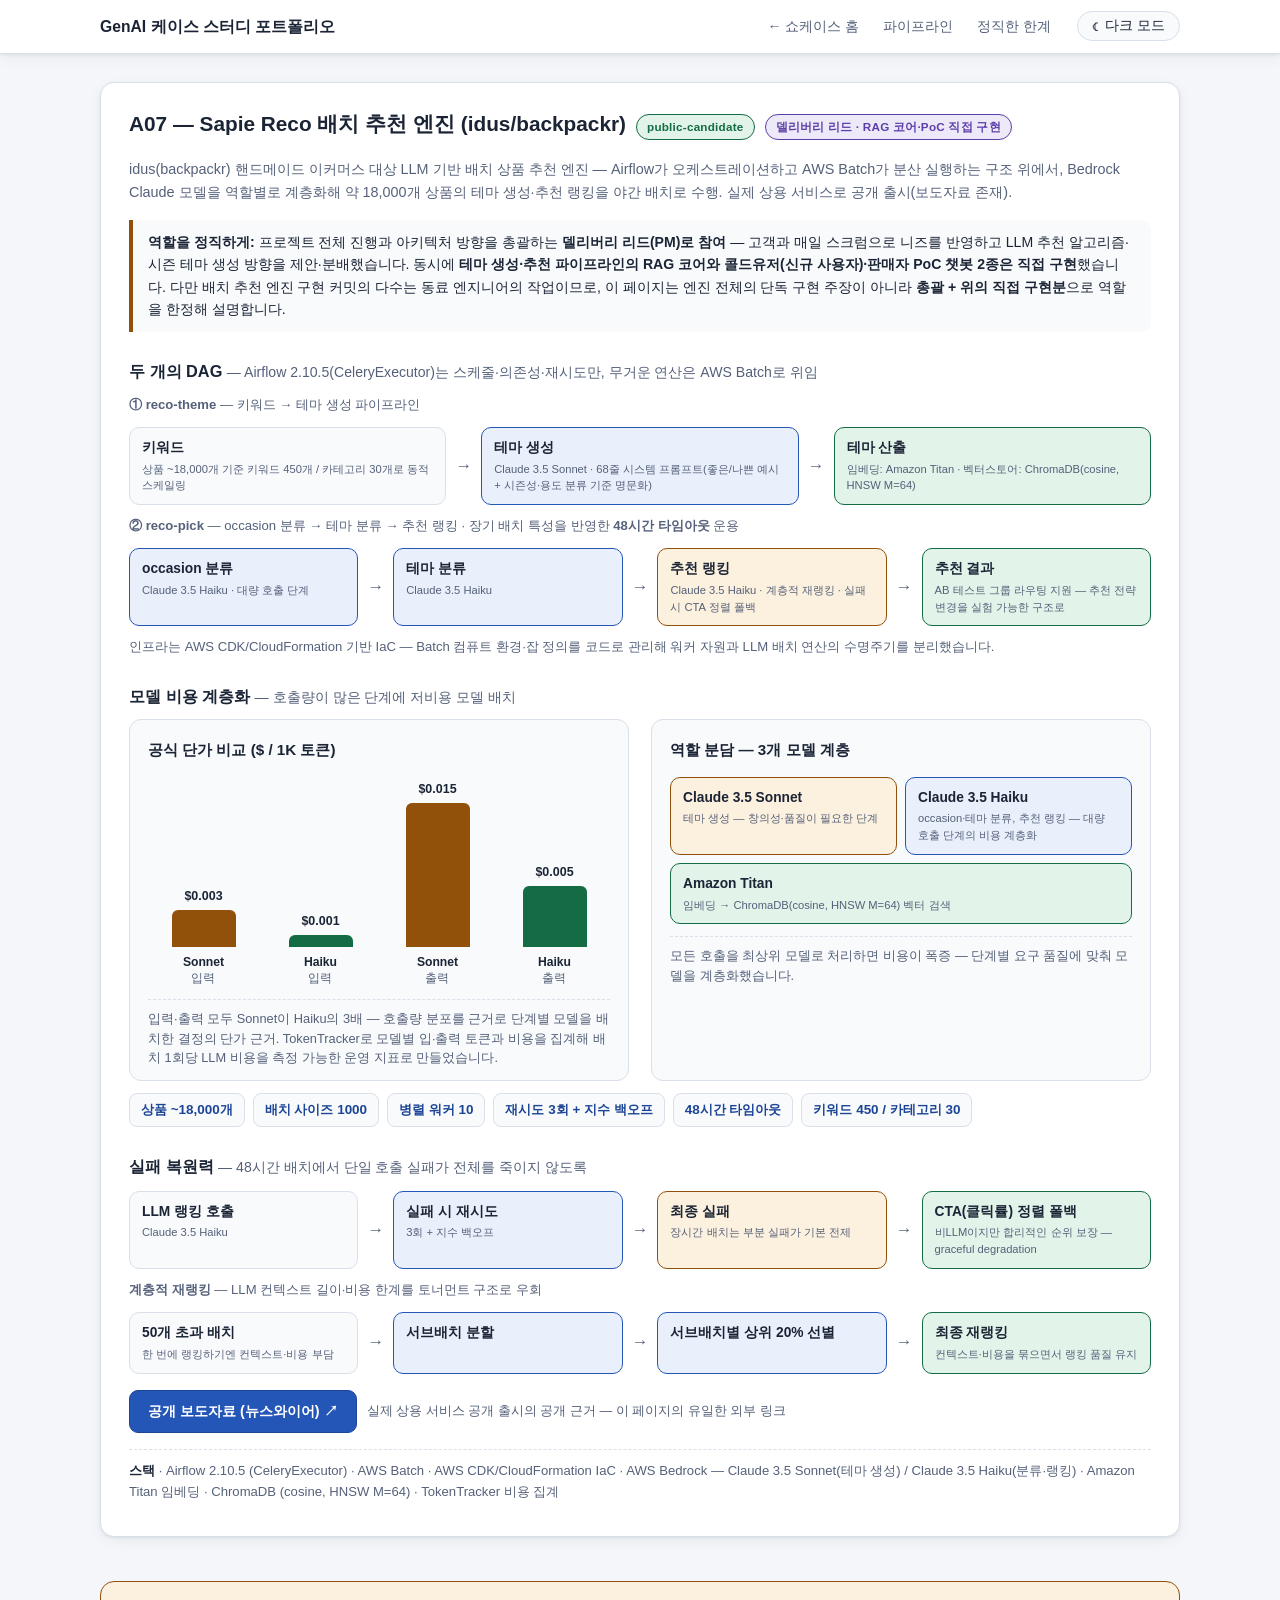
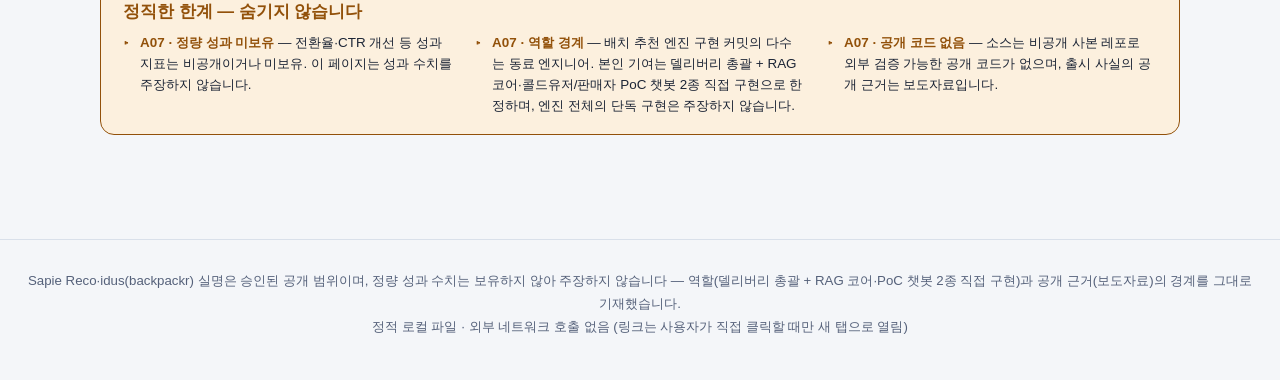
<file: cases/a07-sapie-reco.html>
<!DOCTYPE html>
<html lang="ko">
<head>
<meta charset="UTF-8">
<meta name="viewport" content="width=device-width, initial-scale=1.0">
<meta name="color-scheme" content="light dark">
<title>A07 — Sapie Reco 배치 추천 엔진 (idus/backpackr) | GenAI 케이스 스터디 쇼케이스</title>
<link rel="icon" href="data:image/svg+xml,%3Csvg xmlns='http://www.w3.org/2000/svg' viewBox='0 0 32 32'%3E%3Crect width='32' height='32' rx='7' fill='%232456b8'/%3E%3Ctext x='16' y='22' font-size='16' font-family='sans-serif' font-weight='bold' fill='white' text-anchor='middle'%3ECS%3C/text%3E%3C/svg%3E">
<link rel="stylesheet" href="../assets/styles.css">
</head>
<body>
<a class="skip-link" href="#main">본문 바로가기</a>

<header class="topbar">
  <div class="topbar-inner">
    <span class="brand">GenAI 케이스 스터디 포트폴리오</span>
    <nav class="nav" aria-label="페이지 이동">
      <a href="../index.html">← 쇼케이스 홈</a>
      <a href="#pipeline">파이프라인</a>
      <a href="#limits">정직한 한계</a>
    </nav>
    <button id="theme-toggle" type="button" aria-pressed="false" aria-label="다크 모드 전환">
      <span class="toggle-icon" aria-hidden="true">☾</span><span class="toggle-text">다크 모드</span>
    </button>
  </div>
</header>

<main id="main">

  <section id="pipeline" aria-labelledby="a07-h">
    <div class="card">
      <div class="section-head">
        <h2 id="a07-h">A07 — Sapie Reco 배치 추천 엔진 (idus/backpackr)</h2>
        <span class="badge badge-public">public-candidate</span>
        <span class="badge badge-role">델리버리 리드 · RAG 코어·PoC 직접 구현</span>
      </div>
      <p class="section-sub">idus(backpackr) 핸드메이드 이커머스 대상 LLM 기반 배치 상품 추천 엔진 —
      Airflow가 오케스트레이션하고 AWS Batch가 분산 실행하는 구조 위에서, Bedrock Claude 모델을 역할별로 계층화해
      약 18,000개 상품의 테마 생성·추천 랭킹을 야간 배치로 수행. 실제 상용 서비스로 공개 출시(보도자료 존재).</p>

      <div class="callout honest">
        <strong>역할을 정직하게:</strong> 프로젝트 전체 진행과 아키텍처 방향을 총괄하는
        <strong>델리버리 리드(PM)로 참여</strong> — 고객과 매일 스크럼으로 니즈를 반영하고 LLM 추천
        알고리즘·시즌 테마 생성 방향을 제안·분배했습니다. 동시에 <strong>테마 생성·추천 파이프라인의
        RAG 코어와 콜드유저(신규 사용자)·판매자 PoC 챗봇 2종은 직접 구현</strong>했습니다.
        다만 배치 추천 엔진 구현 커밋의 다수는 동료 엔지니어의 작업이므로, 이 페이지는 엔진 전체의
        단독 구현 주장이 아니라 <strong>총괄 + 위의 직접 구현분</strong>으로 역할을 한정해 설명합니다.
      </div>

      <h3>두 개의 DAG <span class="h3-sub">— Airflow 2.10.5(CeleryExecutor)는 스케줄·의존성·재시도만, 무거운 연산은 AWS Batch로 위임</span></h3>

      <p class="flow-note"><b>① reco-theme</b> — 키워드 → 테마 생성 파이프라인</p>
      <div class="flow" role="img" aria-label="reco-theme DAG 흐름: 키워드 입력이 Claude 3.5 Sonnet 테마 생성을 거쳐 테마 산출과 ChromaDB 적재로 이어집니다.">
        <div class="flow-node"><b>키워드</b><small>상품 ~18,000개 기준 키워드 450개 / 카테고리 30개로 동적 스케일링</small></div>
        <span class="flow-arrow" aria-hidden="true">→</span>
        <div class="flow-node cache"><b>테마 생성</b><small>Claude 3.5 Sonnet · 68줄 시스템 프롬프트(좋은/나쁜 예시 + 시즌성·용도 분류 기준 명문화)</small></div>
        <span class="flow-arrow" aria-hidden="true">→</span>
        <div class="flow-node resp"><b>테마 산출</b><small>임베딩: Amazon Titan · 벡터스토어: ChromaDB(cosine, HNSW M=64)</small></div>
      </div>

      <p class="flow-note"><b>② reco-pick</b> — occasion 분류 → 테마 분류 → 추천 랭킹 · 장기 배치 특성을 반영한 <strong>48시간 타임아웃</strong> 운용</p>
      <div class="flow" role="img" aria-label="reco-pick DAG 흐름: occasion 분류, 테마 분류, 추천 랭킹을 Claude 3.5 Haiku로 수행하고 AB 테스트 그룹 라우팅으로 결과를 내보냅니다. DAG 전체는 48시간 타임아웃으로 운용됩니다.">
        <div class="flow-node cache"><b>occasion 분류</b><small>Claude 3.5 Haiku · 대량 호출 단계</small></div>
        <span class="flow-arrow" aria-hidden="true">→</span>
        <div class="flow-node cache"><b>테마 분류</b><small>Claude 3.5 Haiku</small></div>
        <span class="flow-arrow" aria-hidden="true">→</span>
        <div class="flow-node rag"><b>추천 랭킹</b><small>Claude 3.5 Haiku · 계층적 재랭킹 · 실패 시 CTA 정렬 폴백</small></div>
        <span class="flow-arrow" aria-hidden="true">→</span>
        <div class="flow-node resp"><b>추천 결과</b><small>AB 테스트 그룹 라우팅 지원 — 추천 전략 변경을 실험 가능한 구조로</small></div>
      </div>
      <p class="flow-note">인프라는 AWS CDK/CloudFormation 기반 IaC — Batch 컴퓨트 환경·잡 정의를 코드로 관리해
      워커 자원과 LLM 배치 연산의 수명주기를 분리했습니다.</p>

      <h3>모델 비용 계층화 <span class="h3-sub">— 호출량이 많은 단계에 저비용 모델 배치</span></h3>
      <div class="chart-grid">
        <figure class="chart" role="img"
          aria-label="모델 공식 단가 비교 막대 차트, 1K 토큰당 미국 달러. Sonnet 입력 0.003, Haiku 입력 0.001, Sonnet 출력 0.015, Haiku 출력 0.005. 입력과 출력 모두 Sonnet이 Haiku의 3배입니다.">
          <p class="chart-title">공식 단가 비교 ($ / 1K 토큰)</p>
          <div class="bars" aria-hidden="true">
            <div class="bar-col">
              <div class="bar latency-bar" style="height:20%"><span class="bar-val">$0.003</span></div>
              <span class="bar-label"><b>Sonnet</b><br>입력</span>
            </div>
            <div class="bar-col">
              <div class="bar best" style="height:6.7%"><span class="bar-val">$0.001</span></div>
              <span class="bar-label"><b>Haiku</b><br>입력</span>
            </div>
            <div class="bar-col">
              <div class="bar latency-bar" style="height:100%"><span class="bar-val">$0.015</span></div>
              <span class="bar-label"><b>Sonnet</b><br>출력</span>
            </div>
            <div class="bar-col">
              <div class="bar best" style="height:33.3%"><span class="bar-val">$0.005</span></div>
              <span class="bar-label"><b>Haiku</b><br>출력</span>
            </div>
          </div>
          <figcaption>입력·출력 모두 Sonnet이 Haiku의 3배 — 호출량 분포를 근거로 단계별 모델을 배치한 결정의 단가 근거.
          TokenTracker로 모델별 입·출력 토큰과 비용을 집계해 배치 1회당 LLM 비용을 측정 가능한 운영 지표로 만들었습니다.</figcaption>
        </figure>
        <figure class="chart">
          <p class="chart-title">역할 분담 — 3개 모델 계층</p>
          <div class="flow" role="img" aria-label="모델 역할 분담: Claude 3.5 Sonnet은 테마 생성, Claude 3.5 Haiku는 분류와 랭킹, Amazon Titan은 임베딩을 담당합니다.">
            <div class="flow-node rag"><b>Claude 3.5 Sonnet</b><small>테마 생성 — 창의성·품질이 필요한 단계</small></div>
            <div class="flow-node cache"><b>Claude 3.5 Haiku</b><small>occasion·테마 분류, 추천 랭킹 — 대량 호출 단계의 비용 계층화</small></div>
            <div class="flow-node resp"><b>Amazon Titan</b><small>임베딩 → ChromaDB(cosine, HNSW M=64) 벡터 검색</small></div>
          </div>
          <figcaption>모든 호출을 최상위 모델로 처리하면 비용이 폭증 — 단계별 요구 품질에 맞춰 모델을 계층화했습니다.</figcaption>
        </figure>
      </div>

      <ul class="chips" aria-label="핵심 수치">
        <li class="chip"><strong>상품 ~18,000개</strong></li>
        <li class="chip"><strong>배치 사이즈 1000</strong></li>
        <li class="chip"><strong>병렬 워커 10</strong></li>
        <li class="chip"><strong>재시도 3회 + 지수 백오프</strong></li>
        <li class="chip"><strong>48시간 타임아웃</strong></li>
        <li class="chip"><strong>키워드 450 / 카테고리 30</strong></li>
      </ul>

      <h3>실패 복원력 <span class="h3-sub">— 48시간 배치에서 단일 호출 실패가 전체를 죽이지 않도록</span></h3>
      <div class="flow" role="img" aria-label="실패 복원력 흐름: LLM 랭킹 호출이 실패하면 재시도 3회와 지수 백오프를 거치고, 그래도 실패하면 CTA 클릭률 정렬 폴백으로 강등됩니다.">
        <div class="flow-node"><b>LLM 랭킹 호출</b><small>Claude 3.5 Haiku</small></div>
        <span class="flow-arrow" aria-hidden="true">→</span>
        <div class="flow-node cache"><b>실패 시 재시도</b><small>3회 + 지수 백오프</small></div>
        <span class="flow-arrow" aria-hidden="true">→</span>
        <div class="flow-node rag"><b>최종 실패</b><small>장시간 배치는 부분 실패가 기본 전제</small></div>
        <span class="flow-arrow" aria-hidden="true">→</span>
        <div class="flow-node resp"><b>CTA(클릭률) 정렬 폴백</b><small>비LLM이지만 합리적인 순위 보장 — graceful degradation</small></div>
      </div>

      <p class="flow-note"><b>계층적 재랭킹</b> — LLM 컨텍스트 길이·비용 한계를 토너먼트 구조로 우회</p>
      <div class="flow" role="img" aria-label="계층적 재랭킹 구조: 50개 초과 배치는 서브배치로 분할하고, 각 서브배치 상위 20%만 모아 최종 재랭킹합니다.">
        <div class="flow-node"><b>50개 초과 배치</b><small>한 번에 랭킹하기엔 컨텍스트·비용 부담</small></div>
        <span class="flow-arrow" aria-hidden="true">→</span>
        <div class="flow-node cache"><b>서브배치 분할</b></div>
        <span class="flow-arrow" aria-hidden="true">→</span>
        <div class="flow-node cache"><b>서브배치별 상위 20% 선별</b></div>
        <span class="flow-arrow" aria-hidden="true">→</span>
        <div class="flow-node resp"><b>최종 재랭킹</b><small>컨텍스트·비용을 묶으면서 랭킹 품질 유지</small></div>
      </div>

      <div class="btn-row">
        <a class="btn" href="https://www.newswire.co.kr/newsRead.php?no=1003424" target="_blank" rel="noopener noreferrer">공개 보도자료 (뉴스와이어) ↗</a>
        <span class="btn-note">실제 상용 서비스 공개 출시의 공개 근거 — 이 페이지의 유일한 외부 링크</span>
      </div>

      <p class="stack-line"><b>스택</b> · Airflow 2.10.5 (CeleryExecutor) · AWS Batch · AWS CDK/CloudFormation IaC · AWS Bedrock — Claude 3.5 Sonnet(테마 생성) / Claude 3.5 Haiku(분류·랭킹) · Amazon Titan 임베딩 · ChromaDB (cosine, HNSW M=64) · TokenTracker 비용 집계</p>
    </div>
  </section>

  <section id="limits" aria-labelledby="limits-h">
    <div class="limits">
      <h2 id="limits-h">정직한 한계 — 숨기지 않습니다</h2>
      <ul>
        <li><span class="lim-tag">A07 · 정량 성과 미보유</span> — 전환율·CTR 개선 등 성과 지표는 비공개이거나 미보유. 이 페이지는 성과 수치를 주장하지 않습니다.</li>
        <li><span class="lim-tag">A07 · 역할 경계</span> — 배치 추천 엔진 구현 커밋의 다수는 동료 엔지니어. 본인 기여는 델리버리 총괄 + RAG 코어·콜드유저/판매자 PoC 챗봇 2종 직접 구현으로 한정하며, 엔진 전체의 단독 구현은 주장하지 않습니다.</li>
        <li><span class="lim-tag">A07 · 공개 코드 없음</span> — 소스는 비공개 사본 레포로 외부 검증 가능한 공개 코드가 없으며, 출시 사실의 공개 근거는 보도자료입니다.</li>
      </ul>
    </div>
  </section>

</main>

<footer>
  <p>Sapie Reco·idus(backpackr) 실명은 승인된 공개 범위이며, 정량 성과 수치는 보유하지 않아 주장하지 않습니다 — 역할(델리버리 총괄 + RAG 코어·PoC 챗봇 2종 직접 구현)과 공개 근거(보도자료)의 경계를 그대로 기재했습니다.<br>
  정적 로컬 파일 · 외부 네트워크 호출 없음 (링크는 사용자가 직접 클릭할 때만 새 탭으로 열림)</p>
</footer>

<script src="../assets/theme.js"></script>
</body>
</html>
</file>
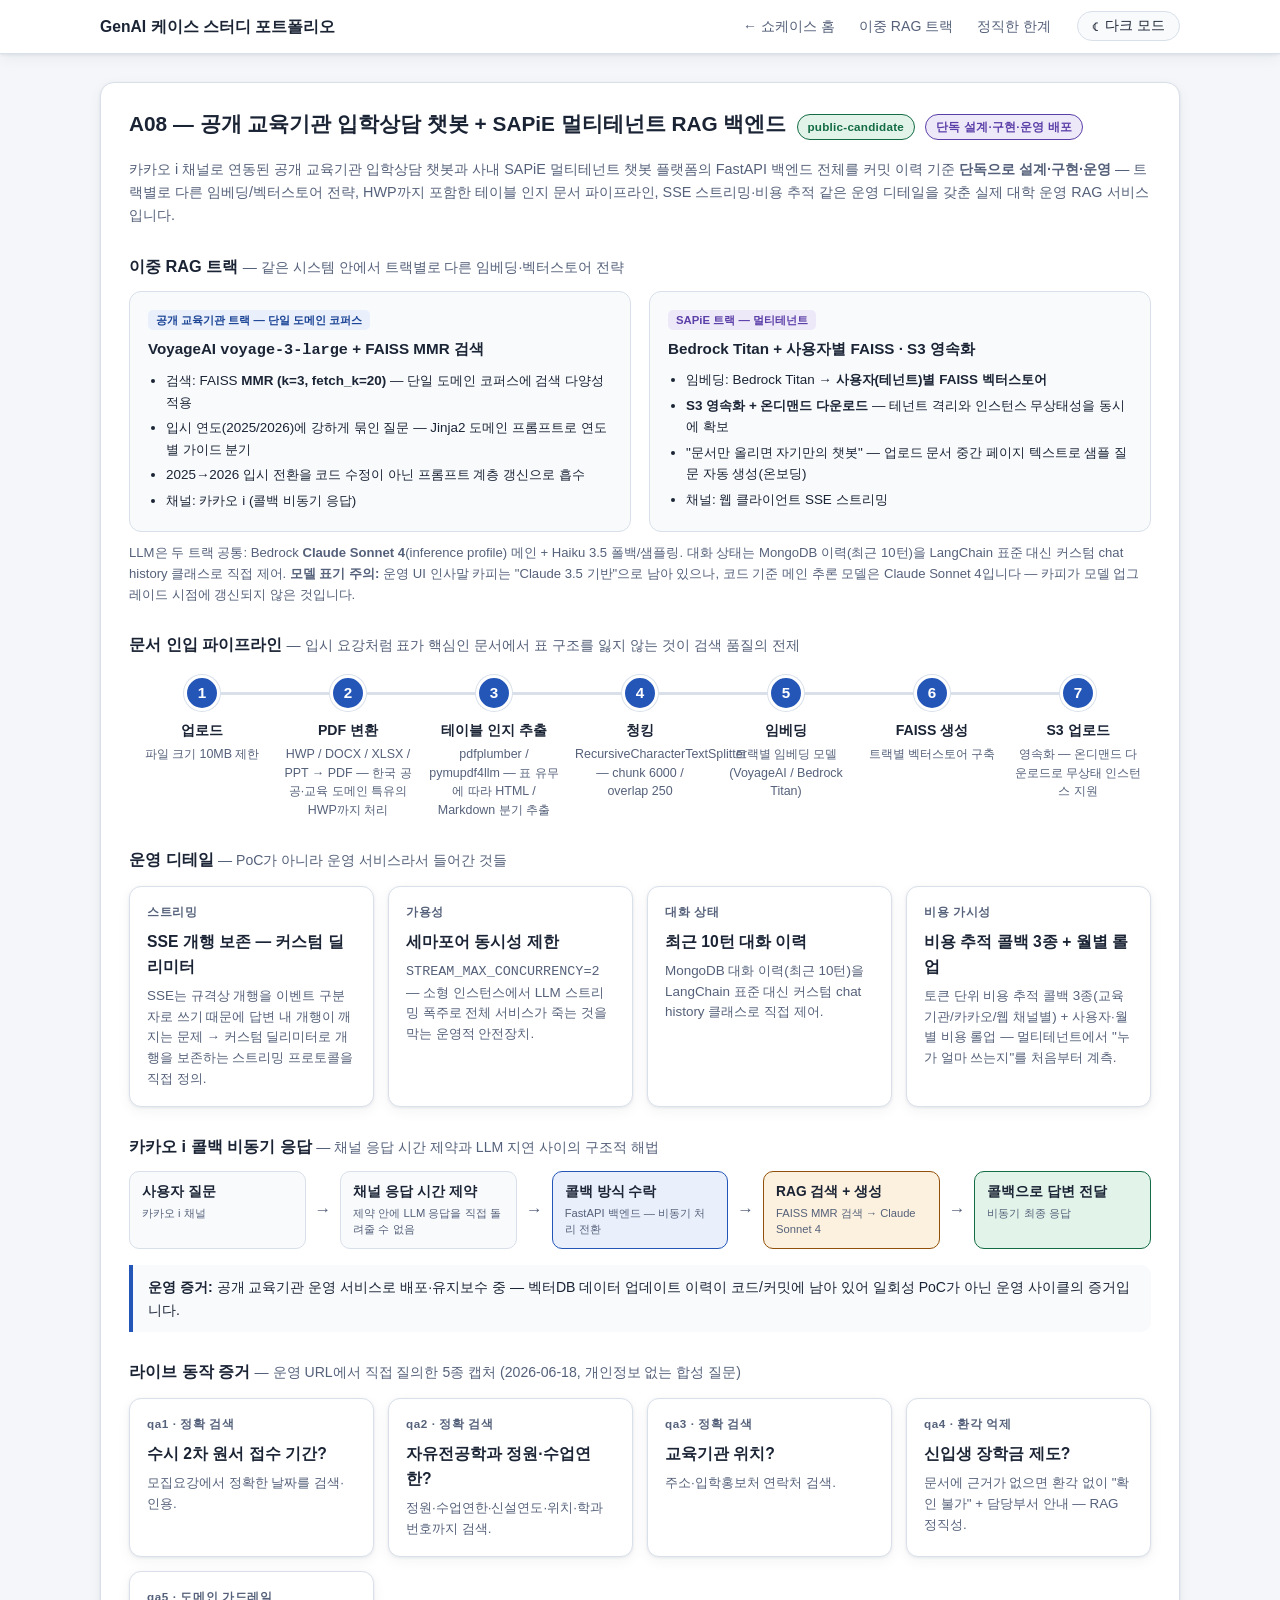
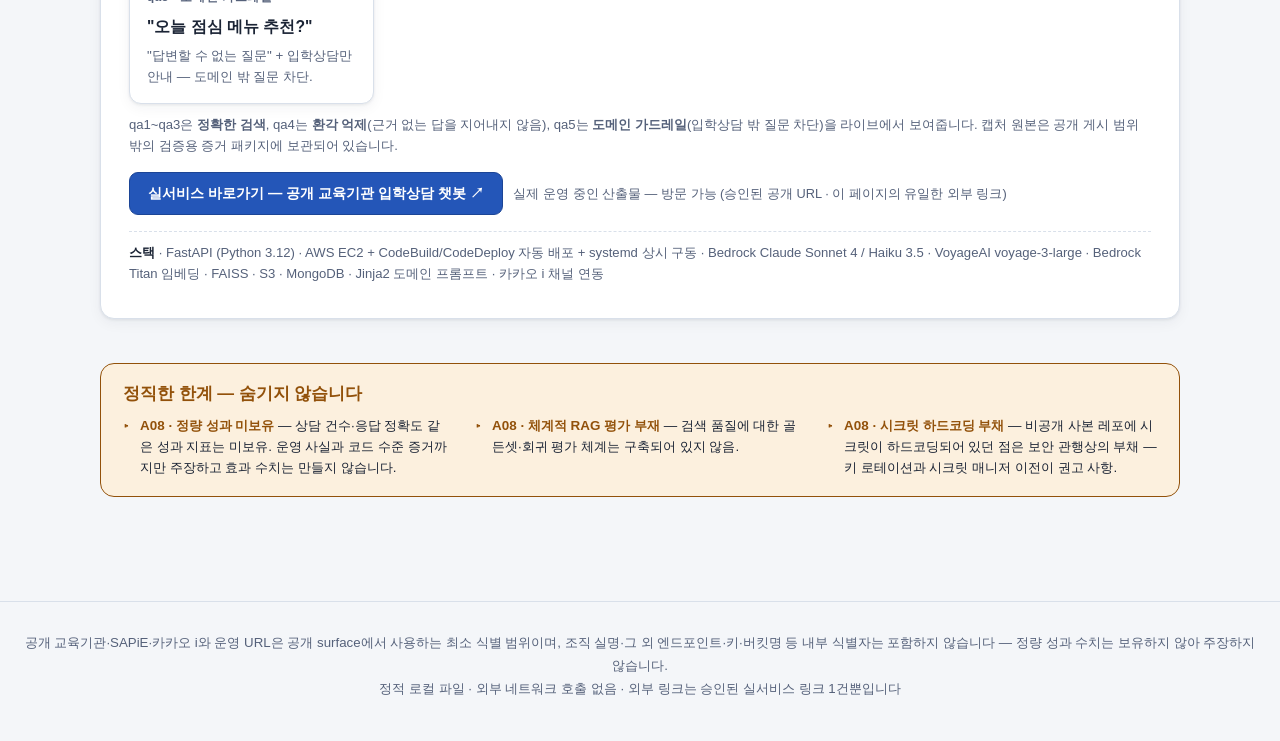
<file: cases/a08-yeonsung.html>
<!DOCTYPE html>
<html lang="ko">
<head>
<meta charset="UTF-8">
<meta name="viewport" content="width=device-width, initial-scale=1.0">
<meta name="color-scheme" content="light dark">
<title>A08 — 공개 교육기관 입학상담 챗봇 백엔드 | GenAI 케이스 스터디 쇼케이스</title>
<link rel="icon" href="data:image/svg+xml,%3Csvg xmlns='http://www.w3.org/2000/svg' viewBox='0 0 32 32'%3E%3Crect width='32' height='32' rx='7' fill='%232456b8'/%3E%3Ctext x='16' y='22' font-size='16' font-family='sans-serif' font-weight='bold' fill='white' text-anchor='middle'%3ECS%3C/text%3E%3C/svg%3E">
<link rel="stylesheet" href="../assets/styles.css">
</head>
<body>
<a class="skip-link" href="#main">본문 바로가기</a>

<header class="topbar">
  <div class="topbar-inner">
    <span class="brand">GenAI 케이스 스터디 포트폴리오</span>
    <nav class="nav" aria-label="페이지 이동">
      <a href="../index.html">← 쇼케이스 홈</a>
      <a href="#tracks">이중 RAG 트랙</a>
      <a href="#limits">정직한 한계</a>
    </nav>
    <button id="theme-toggle" type="button" aria-pressed="false" aria-label="다크 모드 전환">
      <span class="toggle-icon" aria-hidden="true">☾</span><span class="toggle-text">다크 모드</span>
    </button>
  </div>
</header>

<main id="main">

  <section id="tracks" aria-labelledby="a08-h">
    <div class="card">
      <div class="section-head">
        <h2 id="a08-h">A08 — 공개 교육기관 입학상담 챗봇 + SAPiE 멀티테넌트 RAG 백엔드</h2>
        <span class="badge badge-public">public-candidate</span>
        <span class="badge badge-role">단독 설계·구현·운영 배포</span>
      </div>
      <p class="section-sub">카카오 i 채널로 연동된 공개 교육기관 입학상담 챗봇과 사내 SAPiE 멀티테넌트 챗봇 플랫폼의
      FastAPI 백엔드 전체를 커밋 이력 기준 <strong>단독으로 설계·구현·운영</strong> —
      트랙별로 다른 임베딩/벡터스토어 전략, HWP까지 포함한 테이블 인지 문서 파이프라인,
      SSE 스트리밍·비용 추적 같은 운영 디테일을 갖춘 실제 대학 운영 RAG 서비스입니다.</p>

      <h3>이중 RAG 트랙 <span class="h3-sub">— 같은 시스템 안에서 트랙별로 다른 임베딩·벡터스토어 전략</span></h3>
      <div class="compare-grid">
        <div class="compare-col">
          <span class="compare-tag">공개 교육기관 트랙 — 단일 도메인 코퍼스</span>
          <h4>VoyageAI <code>voyage-3-large</code> + FAISS MMR 검색</h4>
          <ul>
            <li>검색: FAISS <strong>MMR (k=3, fetch_k=20)</strong> — 단일 도메인 코퍼스에 검색 다양성 적용</li>
            <li>입시 연도(2025/2026)에 강하게 묶인 질문 — Jinja2 도메인 프롬프트로 연도별 가이드 분기</li>
            <li>2025→2026 입시 전환을 코드 수정이 아닌 프롬프트 계층 갱신으로 흡수</li>
            <li>채널: 카카오 i (콜백 비동기 응답)</li>
          </ul>
        </div>
        <div class="compare-col alt">
          <span class="compare-tag">SAPiE 트랙 — 멀티테넌트</span>
          <h4>Bedrock Titan + 사용자별 FAISS · S3 영속화</h4>
          <ul>
            <li>임베딩: Bedrock Titan → <strong>사용자(테넌트)별 FAISS 벡터스토어</strong></li>
            <li><strong>S3 영속화 + 온디맨드 다운로드</strong> — 테넌트 격리와 인스턴스 무상태성을 동시에 확보</li>
            <li>"문서만 올리면 자기만의 챗봇" — 업로드 문서 중간 페이지 텍스트로 샘플 질문 자동 생성(온보딩)</li>
            <li>채널: 웹 클라이언트 SSE 스트리밍</li>
          </ul>
        </div>
      </div>
      <p class="flow-note">LLM은 두 트랙 공통: Bedrock <strong>Claude Sonnet 4</strong>(inference profile) 메인 +
      Haiku 3.5 폴백/샘플링. 대화 상태는 MongoDB 이력(최근 10턴)을 LangChain 표준 대신
      커스텀 chat history 클래스로 직접 제어.
      <strong>모델 표기 주의:</strong> 운영 UI 인사말 카피는 "Claude 3.5 기반"으로 남아 있으나,
      코드 기준 메인 추론 모델은 Claude Sonnet 4입니다 — 카피가 모델 업그레이드 시점에 갱신되지 않은 것입니다.</p>

      <h3>문서 인입 파이프라인 <span class="h3-sub">— 입시 요강처럼 표가 핵심인 문서에서 표 구조를 잃지 않는 것이 검색 품질의 전제</span></h3>
      <ol class="stepper">
        <li class="step">
          <span class="step-dot" aria-hidden="true">1</span>
          <span class="step-title">업로드</span>
          <span class="step-desc">파일 크기 10MB 제한</span>
        </li>
        <li class="step">
          <span class="step-dot" aria-hidden="true">2</span>
          <span class="step-title">PDF 변환</span>
          <span class="step-desc">HWP / DOCX / XLSX / PPT → PDF — 한국 공공·교육 도메인 특유의 HWP까지 처리</span>
        </li>
        <li class="step">
          <span class="step-dot" aria-hidden="true">3</span>
          <span class="step-title">테이블 인지 추출</span>
          <span class="step-desc">pdfplumber / pymupdf4llm — 표 유무에 따라 HTML / Markdown 분기 추출</span>
        </li>
        <li class="step">
          <span class="step-dot" aria-hidden="true">4</span>
          <span class="step-title">청킹</span>
          <span class="step-desc">RecursiveCharacterTextSplitter — chunk 6000 / overlap 250</span>
        </li>
        <li class="step">
          <span class="step-dot" aria-hidden="true">5</span>
          <span class="step-title">임베딩</span>
          <span class="step-desc">트랙별 임베딩 모델 (VoyageAI / Bedrock Titan)</span>
        </li>
        <li class="step">
          <span class="step-dot" aria-hidden="true">6</span>
          <span class="step-title">FAISS 생성</span>
          <span class="step-desc">트랙별 벡터스토어 구축</span>
        </li>
        <li class="step">
          <span class="step-dot" aria-hidden="true">7</span>
          <span class="step-title">S3 업로드</span>
          <span class="step-desc">영속화 — 온디맨드 다운로드로 무상태 인스턴스 지원</span>
        </li>
      </ol>

      <h3>운영 디테일 <span class="h3-sub">— PoC가 아니라 운영 서비스라서 들어간 것들</span></h3>
      <div class="case-grid">
        <article class="case-card">
          <span class="case-id">스트리밍</span>
          <h3>SSE 개행 보존 — 커스텀 딜리미터</h3>
          <p>SSE는 규격상 개행을 이벤트 구분자로 쓰기 때문에 답변 내 개행이 깨지는 문제 →
          커스텀 딜리미터로 개행을 보존하는 스트리밍 프로토콜을 직접 정의.</p>
        </article>
        <article class="case-card">
          <span class="case-id">가용성</span>
          <h3>세마포어 동시성 제한</h3>
          <p><code>STREAM_MAX_CONCURRENCY=2</code> — 소형 인스턴스에서 LLM 스트리밍 폭주로
          전체 서비스가 죽는 것을 막는 운영적 안전장치.</p>
        </article>
        <article class="case-card">
          <span class="case-id">대화 상태</span>
          <h3>최근 10턴 대화 이력</h3>
          <p>MongoDB 대화 이력(최근 10턴)을 LangChain 표준 대신 커스텀 chat history
          클래스로 직접 제어.</p>
        </article>
        <article class="case-card">
          <span class="case-id">비용 가시성</span>
          <h3>비용 추적 콜백 3종 + 월별 롤업</h3>
          <p>토큰 단위 비용 추적 콜백 3종(교육기관/카카오/웹 채널별) + 사용자·월별 비용 롤업 —
          멀티테넌트에서 "누가 얼마 쓰는지"를 처음부터 계측.</p>
        </article>
      </div>

      <h3>카카오 i 콜백 비동기 응답 <span class="h3-sub">— 채널 응답 시간 제약과 LLM 지연 사이의 구조적 해법</span></h3>
      <div class="flow" role="img" aria-label="카카오 i 콜백 흐름: 사용자 질문이 카카오 i 채널의 응답 시간 제약 안에서 콜백 방식으로 수락되고, 백엔드가 RAG 검색과 LLM 생성을 마친 뒤 콜백으로 최종 답변을 전달합니다.">
        <div class="flow-node"><b>사용자 질문</b><small>카카오 i 채널</small></div>
        <span class="flow-arrow" aria-hidden="true">→</span>
        <div class="flow-node"><b>채널 응답 시간 제약</b><small>제약 안에 LLM 응답을 직접 돌려줄 수 없음</small></div>
        <span class="flow-arrow" aria-hidden="true">→</span>
        <div class="flow-node cache"><b>콜백 방식 수락</b><small>FastAPI 백엔드 — 비동기 처리 전환</small></div>
        <span class="flow-arrow" aria-hidden="true">→</span>
        <div class="flow-node rag"><b>RAG 검색 + 생성</b><small>FAISS MMR 검색 → Claude Sonnet 4</small></div>
        <span class="flow-arrow" aria-hidden="true">→</span>
        <div class="flow-node resp"><b>콜백으로 답변 전달</b><small>비동기 최종 응답</small></div>
      </div>

      <div class="callout">
        <strong>운영 증거:</strong> 공개 교육기관 운영 서비스로 배포·유지보수 중 —
        벡터DB 데이터 업데이트 이력이 코드/커밋에 남아 있어 일회성 PoC가 아닌 운영 사이클의 증거입니다.
      </div>

      <h3>라이브 동작 증거 <span class="h3-sub">— 운영 URL에서 직접 질의한 5종 캡처 (2026-06-18, 개인정보 없는 합성 질문)</span></h3>
      <div class="case-grid">
        <article class="case-card">
          <span class="case-id">qa1 · 정확 검색</span>
          <h3>수시 2차 원서 접수 기간?</h3>
          <p>모집요강에서 정확한 날짜를 검색·인용.</p>
        </article>
        <article class="case-card">
          <span class="case-id">qa2 · 정확 검색</span>
          <h3>자유전공학과 정원·수업연한?</h3>
          <p>정원·수업연한·신설연도·위치·학과번호까지 검색.</p>
        </article>
        <article class="case-card">
          <span class="case-id">qa3 · 정확 검색</span>
          <h3>교육기관 위치?</h3>
          <p>주소·입학홍보처 연락처 검색.</p>
        </article>
        <article class="case-card">
          <span class="case-id">qa4 · 환각 억제</span>
          <h3>신입생 장학금 제도?</h3>
          <p>문서에 근거가 없으면 환각 없이 "확인 불가" + 담당부서 안내 — RAG 정직성.</p>
        </article>
        <article class="case-card">
          <span class="case-id">qa5 · 도메인 가드레일</span>
          <h3>"오늘 점심 메뉴 추천?"</h3>
          <p>"답변할 수 없는 질문" + 입학상담만 안내 — 도메인 밖 질문 차단.</p>
        </article>
      </div>
      <p class="flow-note">qa1~qa3은 <strong>정확한 검색</strong>, qa4는 <strong>환각 억제</strong>(근거 없는 답을 지어내지 않음),
      qa5는 <strong>도메인 가드레일</strong>(입학상담 밖 질문 차단)을 라이브에서 보여줍니다.
      캡처 원본은 공개 게시 범위 밖의 검증용 증거 패키지에 보관되어 있습니다.</p>

      <div class="btn-row">
        <a class="btn" href="https://yeonsung.sapie.ai/" target="_blank" rel="noopener noreferrer">실서비스 바로가기 — 공개 교육기관 입학상담 챗봇 ↗</a>
        <span class="btn-note">실제 운영 중인 산출물 — 방문 가능 (승인된 공개 URL · 이 페이지의 유일한 외부 링크)</span>
      </div>

      <p class="stack-line"><b>스택</b> · FastAPI (Python 3.12) · AWS EC2 + CodeBuild/CodeDeploy 자동 배포 + systemd 상시 구동 · Bedrock Claude Sonnet 4 / Haiku 3.5 · VoyageAI voyage-3-large · Bedrock Titan 임베딩 · FAISS · S3 · MongoDB · Jinja2 도메인 프롬프트 · 카카오 i 채널 연동</p>
    </div>
  </section>

  <section id="limits" aria-labelledby="limits-h">
    <div class="limits">
      <h2 id="limits-h">정직한 한계 — 숨기지 않습니다</h2>
      <ul>
        <li><span class="lim-tag">A08 · 정량 성과 미보유</span> — 상담 건수·응답 정확도 같은 성과 지표는 미보유. 운영 사실과 코드 수준 증거까지만 주장하고 효과 수치는 만들지 않습니다.</li>
        <li><span class="lim-tag">A08 · 체계적 RAG 평가 부재</span> — 검색 품질에 대한 골든셋·회귀 평가 체계는 구축되어 있지 않음.</li>
        <li><span class="lim-tag">A08 · 시크릿 하드코딩 부채</span> — 비공개 사본 레포에 시크릿이 하드코딩되어 있던 점은 보안 관행상의 부채 — 키 로테이션과 시크릿 매니저 이전이 권고 사항.</li>
      </ul>
    </div>
  </section>

</main>

<footer>
  <p>공개 교육기관·SAPiE·카카오 i와 운영 URL은 공개 surface에서 사용하는 최소 식별 범위이며, 조직 실명·그 외 엔드포인트·키·버킷명 등 내부 식별자는 포함하지 않습니다 — 정량 성과 수치는 보유하지 않아 주장하지 않습니다.<br>
  정적 로컬 파일 · 외부 네트워크 호출 없음 · 외부 링크는 승인된 실서비스 링크 1건뿐입니다</p>
</footer>

<script src="../assets/theme.js"></script>
</body>
</html>
</file>
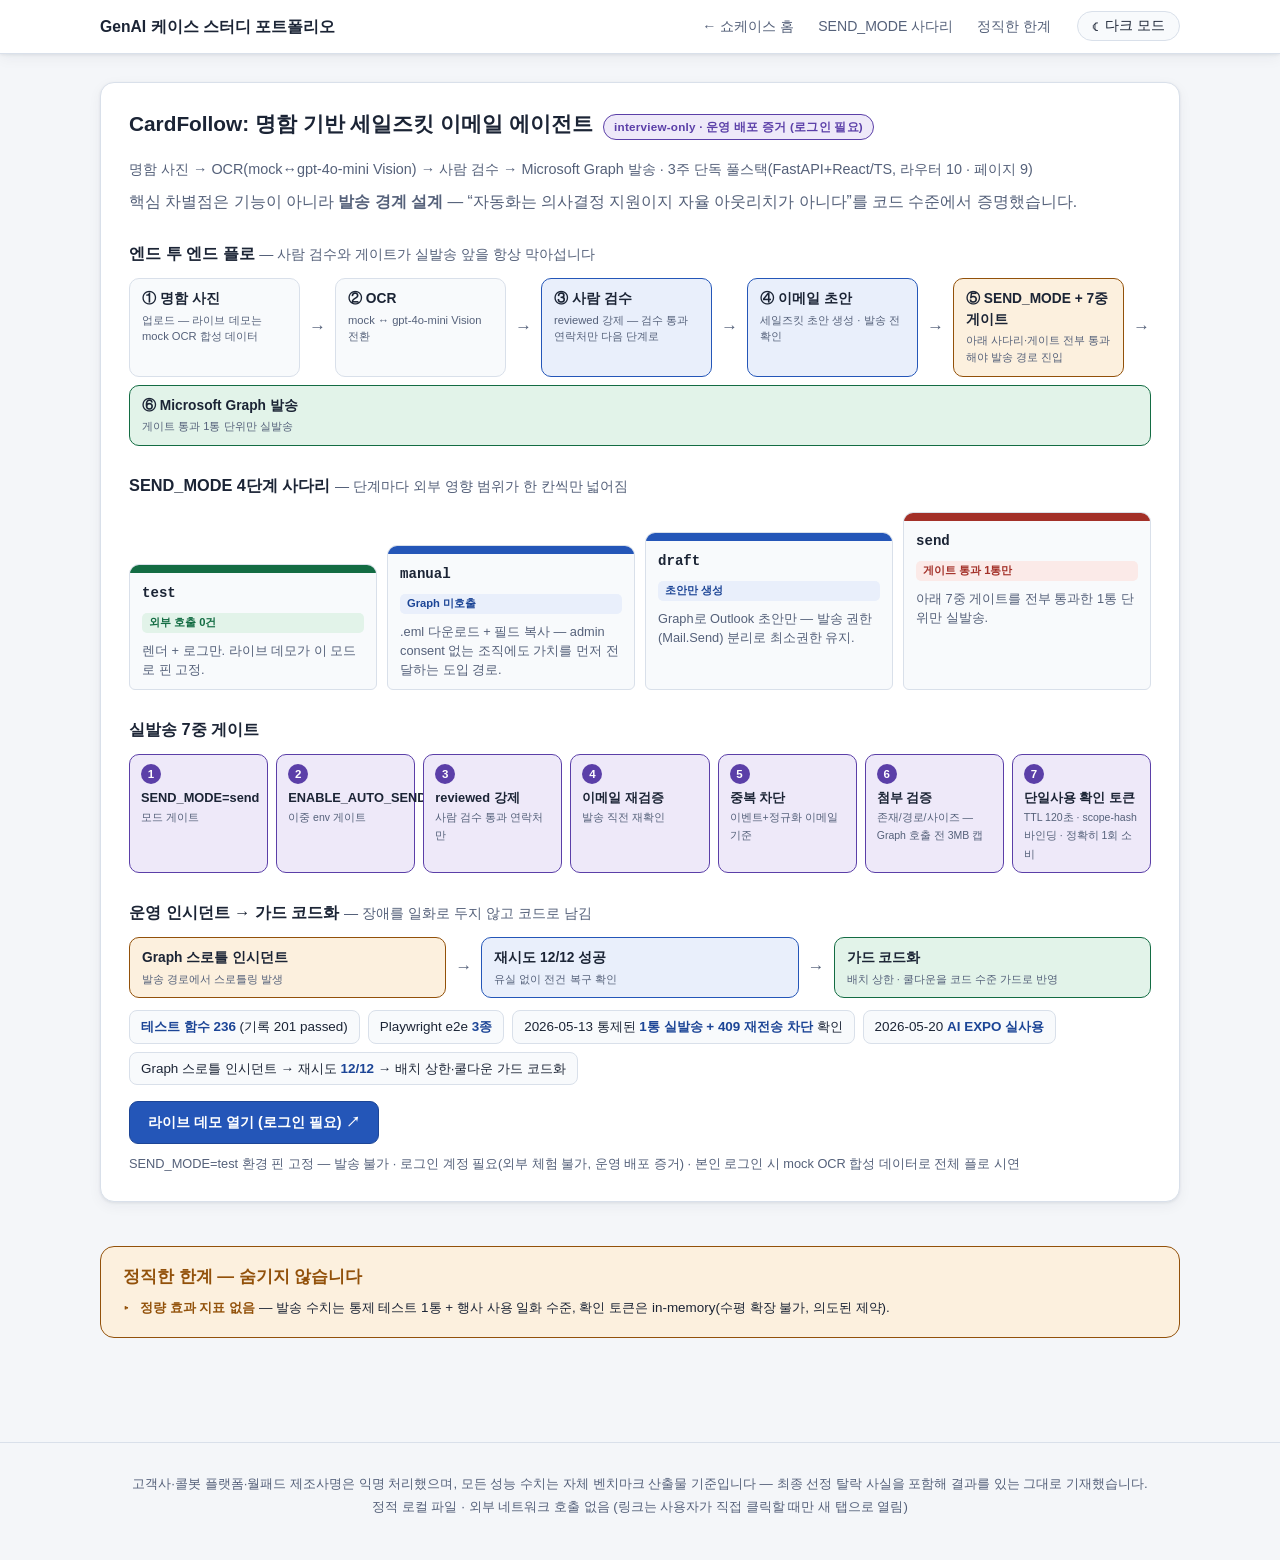
<file: cases/cardfollow-email-agent.html>
<!DOCTYPE html>
<html lang="ko">
<head>
<meta charset="UTF-8">
<meta name="viewport" content="width=device-width, initial-scale=1.0">
<meta name="color-scheme" content="light dark">
<title>CardFollow: 명함 기반 세일즈킷 이메일 에이전트 | GenAI 케이스 스터디 쇼케이스</title>
<link rel="icon" href="data:image/svg+xml,%3Csvg xmlns='http://www.w3.org/2000/svg' viewBox='0 0 32 32'%3E%3Crect width='32' height='32' rx='7' fill='%232456b8'/%3E%3Ctext x='16' y='22' font-size='16' font-family='sans-serif' font-weight='bold' fill='white' text-anchor='middle'%3ECS%3C/text%3E%3C/svg%3E">
<link rel="stylesheet" href="../assets/styles.css">
</head>
<body>
<a class="skip-link" href="#main">본문 바로가기</a>

<header class="topbar">
  <div class="topbar-inner">
    <span class="brand">GenAI 케이스 스터디 포트폴리오</span>
    <nav class="nav" aria-label="페이지 이동">
      <a href="../index.html">← 쇼케이스 홈</a>
      <a href="#send-mode">SEND_MODE 사다리</a>
      <a href="#limits">정직한 한계</a>
    </nav>
    <button id="theme-toggle" type="button" aria-pressed="false" aria-label="다크 모드 전환">
      <span class="toggle-icon" aria-hidden="true">☾</span><span class="toggle-text">다크 모드</span>
    </button>
  </div>
</header>

<main id="main">

  <section id="send-mode" aria-labelledby="send-mode-h">
    <div class="card">
      <div class="section-head">
        <h2 id="send-mode-h">CardFollow: 명함 기반 세일즈킷 이메일 에이전트</h2>
        <span class="badge badge-interview">interview-only · 운영 배포 증거 (로그인 필요)</span>
      </div>
      <p class="section-sub">명함 사진 → OCR(mock↔gpt-4o-mini Vision) → 사람 검수 → Microsoft Graph 발송 · 3주 단독 풀스택(FastAPI+React/TS, 라우터 10 · 페이지 9)</p>
      <p class="lede">핵심 차별점은 기능이 아니라 <strong>발송 경계 설계</strong> — “자동화는 의사결정 지원이지 자율 아웃리치가 아니다”를 코드 수준에서 증명했습니다.</p>

      <h3>엔드 투 엔드 플로 <span class="h3-sub">— 사람 검수와 게이트가 실발송 앞을 항상 막아섭니다</span></h3>
      <div class="flow" role="img" aria-label="엔드 투 엔드 플로: 명함 사진 업로드 후 OCR(mock과 gpt-4o-mini Vision 전환), 사람 검수에서 reviewed 강제, 이메일 초안 생성, SEND_MODE 사다리와 7중 게이트를 거쳐 Microsoft Graph로 1통 단위 발송.">
        <div class="flow-node"><b>① 명함 사진</b><small>업로드 — 라이브 데모는 mock OCR 합성 데이터</small></div>
        <span class="flow-arrow" aria-hidden="true">→</span>
        <div class="flow-node"><b>② OCR</b><small>mock ↔ gpt-4o-mini Vision 전환</small></div>
        <span class="flow-arrow" aria-hidden="true">→</span>
        <div class="flow-node cache"><b>③ 사람 검수</b><small>reviewed 강제 — 검수 통과 연락처만 다음 단계로</small></div>
        <span class="flow-arrow" aria-hidden="true">→</span>
        <div class="flow-node cache"><b>④ 이메일 초안</b><small>세일즈킷 초안 생성 · 발송 전 확인</small></div>
        <span class="flow-arrow" aria-hidden="true">→</span>
        <div class="flow-node rag"><b>⑤ SEND_MODE + 7중 게이트</b><small>아래 사다리·게이트 전부 통과해야 발송 경로 진입</small></div>
        <span class="flow-arrow" aria-hidden="true">→</span>
        <div class="flow-node resp"><b>⑥ Microsoft Graph 발송</b><small>게이트 통과 1통 단위만 실발송</small></div>
      </div>

      <h3>SEND_MODE 4단계 사다리 <span class="h3-sub">— 단계마다 외부 영향 범위가 한 칸씩만 넓어짐</span></h3>
      <div class="ladder" role="img" aria-label="SEND_MODE 4단계 사다리: test는 외부 호출 0건, manual은 Graph 미호출 .eml 다운로드, draft는 Outlook 초안만 생성, send는 7중 게이트를 통과한 1통 단위만 발송.">
        <div class="rung rung-1">
          <div class="rung-bar" aria-hidden="true"></div>
          <div class="rung-head">test</div>
          <span class="rung-tag">외부 호출 0건</span>
          <div class="rung-body">렌더 + 로그만. 라이브 데모가 이 모드로 핀 고정.</div>
        </div>
        <div class="rung rung-2">
          <div class="rung-bar" aria-hidden="true"></div>
          <div class="rung-head">manual</div>
          <span class="rung-tag">Graph 미호출</span>
          <div class="rung-body">.eml 다운로드 + 필드 복사 — admin consent 없는 조직에도 가치를 먼저 전달하는 도입 경로.</div>
        </div>
        <div class="rung rung-3">
          <div class="rung-bar" aria-hidden="true"></div>
          <div class="rung-head">draft</div>
          <span class="rung-tag">초안만 생성</span>
          <div class="rung-body">Graph로 Outlook 초안만 — 발송 권한(Mail.Send) 분리로 최소권한 유지.</div>
        </div>
        <div class="rung rung-4">
          <div class="rung-bar" aria-hidden="true"></div>
          <div class="rung-head">send</div>
          <span class="rung-tag">게이트 통과 1통만</span>
          <div class="rung-body">아래 7중 게이트를 전부 통과한 1통 단위만 실발송.</div>
        </div>
      </div>

      <h3>실발송 7중 게이트</h3>
      <div class="gates" role="img" aria-label="실발송 7중 게이트: SEND_MODE=send, ENABLE_AUTO_SEND=true 이중 환경변수, 사람 검수 reviewed 강제, 이메일 재검증, 중복 차단, 첨부 검증 3MB 캡, TTL 120초 단일사용 확인 토큰.">
        <div class="gate"><b>SEND_MODE=send</b><small>모드 게이트</small></div>
        <div class="gate"><b>ENABLE_AUTO_SEND=true</b><small>이중 env 게이트</small></div>
        <div class="gate"><b>reviewed 강제</b><small>사람 검수 통과 연락처만</small></div>
        <div class="gate"><b>이메일 재검증</b><small>발송 직전 재확인</small></div>
        <div class="gate"><b>중복 차단</b><small>이벤트+정규화 이메일 기준</small></div>
        <div class="gate"><b>첨부 검증</b><small>존재/경로/사이즈 — Graph 호출 전 3MB 캡</small></div>
        <div class="gate"><b>단일사용 확인 토큰</b><small>TTL 120초 · scope-hash 바인딩 · 정확히 1회 소비</small></div>
      </div>

      <h3>운영 인시던트 → 가드 코드화 <span class="h3-sub">— 장애를 일화로 두지 않고 코드로 남김</span></h3>
      <div class="flow" role="img" aria-label="운영 인시던트 플로: Microsoft Graph 스로틀 인시던트 발생, 재시도 12건 중 12건 성공으로 복구, 이후 배치 상한과 쿨다운 가드를 코드화.">
        <div class="flow-node rag"><b>Graph 스로틀 인시던트</b><small>발송 경로에서 스로틀링 발생</small></div>
        <span class="flow-arrow" aria-hidden="true">→</span>
        <div class="flow-node cache"><b>재시도 12/12 성공</b><small>유실 없이 전건 복구 확인</small></div>
        <span class="flow-arrow" aria-hidden="true">→</span>
        <div class="flow-node resp"><b>가드 코드화</b><small>배치 상한 · 쿨다운을 코드 수준 가드로 반영</small></div>
      </div>

      <ul class="chips" aria-label="CardFollow 검증·운영 증거">
        <li class="chip"><strong>테스트 함수 236</strong> (기록 201 passed)</li>
        <li class="chip">Playwright e2e <strong>3종</strong></li>
        <li class="chip">2026-05-13 통제된 <strong>1통 실발송 + 409 재전송 차단</strong> 확인</li>
        <li class="chip">2026-05-20 <strong>AI EXPO 실사용</strong></li>
        <li class="chip">Graph 스로틀 인시던트 → 재시도 <strong>12/12</strong> → 배치 상한·쿨다운 가드 코드화</li>
      </ul>

      <div class="btn-row">
        <a class="btn" href="https://cardfollow-preview-hwan.fly.dev/" target="_blank" rel="noopener noreferrer">라이브 데모 열기 (로그인 필요) ↗</a>
        <span class="btn-note">SEND_MODE=test 환경 핀 고정 — 발송 불가 · 로그인 계정 필요(외부 체험 불가, 운영 배포 증거) · 본인 로그인 시 mock OCR 합성 데이터로 전체 플로 시연</span>
      </div>
    </div>
  </section>

  <section id="limits" aria-labelledby="limits-h">
    <div class="limits">
      <h2 id="limits-h">정직한 한계 — 숨기지 않습니다</h2>
      <ul>
        <li><span class="lim-tag">정량 효과 지표 없음</span> — 발송 수치는 통제 테스트 1통 + 행사 사용 일화 수준, 확인 토큰은 in-memory(수평 확장 불가, 의도된 제약).</li>
      </ul>
    </div>
  </section>

</main>

<footer>
  <p>고객사·콜봇 플랫폼·월패드 제조사명은 익명 처리했으며, 모든 성능 수치는 자체 벤치마크 산출물 기준입니다 — 최종 선정 탈락 사실을 포함해 결과를 있는 그대로 기재했습니다.<br>
  정적 로컬 파일 · 외부 네트워크 호출 없음 (링크는 사용자가 직접 클릭할 때만 새 탭으로 열림)</p>
</footer>

<script src="../assets/theme.js"></script>
</body>
</html>
</file>
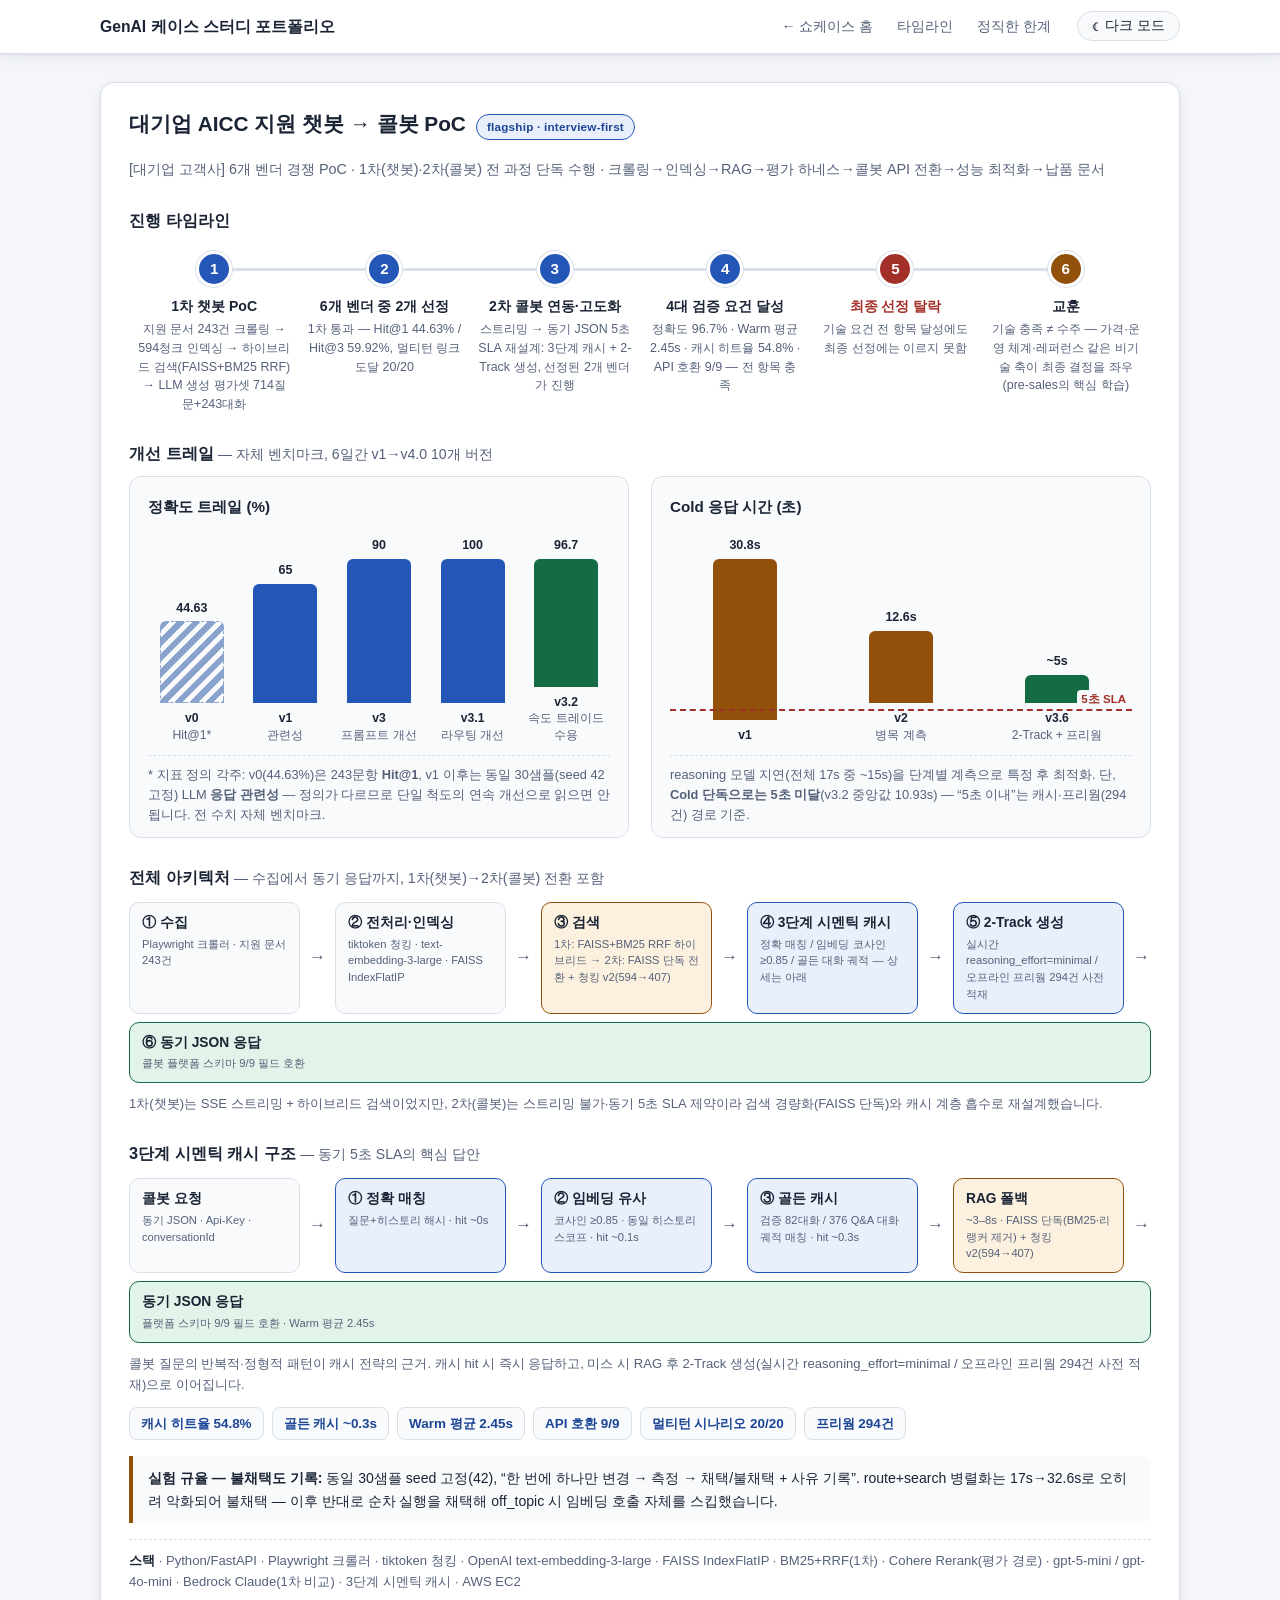
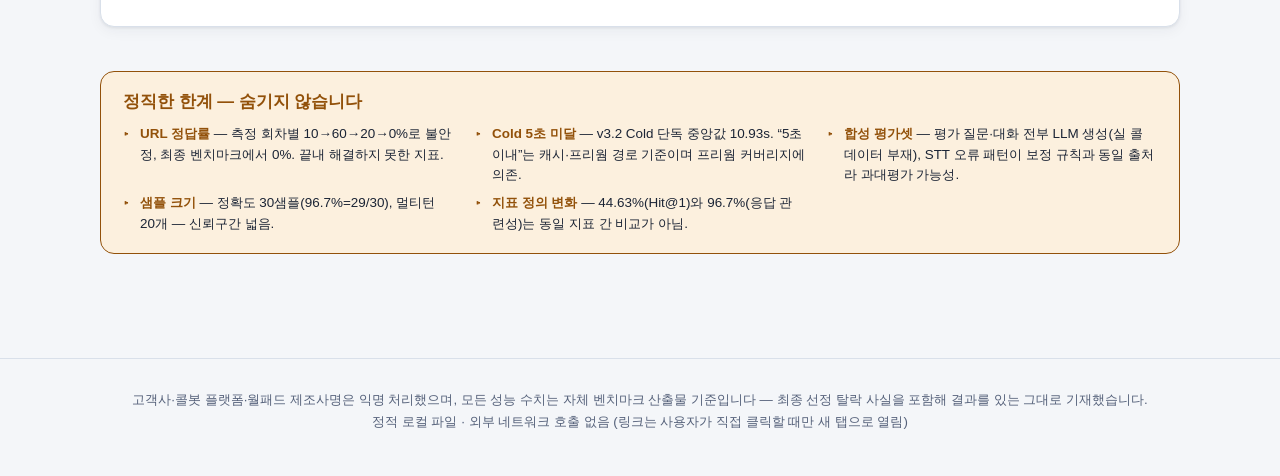
<file: cases/enterprise-aicc-chatbot-callbot-poc.html>
<!DOCTYPE html>
<html lang="ko">
<head>
<meta charset="UTF-8">
<meta name="viewport" content="width=device-width, initial-scale=1.0">
<meta name="color-scheme" content="light dark">
<title>대기업 AICC 지원 챗봇 → 콜봇 PoC | GenAI 케이스 스터디 쇼케이스</title>
<link rel="icon" href="data:image/svg+xml,%3Csvg xmlns='http://www.w3.org/2000/svg' viewBox='0 0 32 32'%3E%3Crect width='32' height='32' rx='7' fill='%232456b8'/%3E%3Ctext x='16' y='22' font-size='16' font-family='sans-serif' font-weight='bold' fill='white' text-anchor='middle'%3ECS%3C/text%3E%3C/svg%3E">
<link rel="stylesheet" href="../assets/styles.css">
</head>
<body>
<a class="skip-link" href="#main">본문 바로가기</a>

<header class="topbar">
  <div class="topbar-inner">
    <span class="brand">GenAI 케이스 스터디 포트폴리오</span>
    <nav class="nav" aria-label="페이지 이동">
      <a href="../index.html">← 쇼케이스 홈</a>
      <a href="#flagship">타임라인</a>
      <a href="#limits">정직한 한계</a>
    </nav>
    <button id="theme-toggle" type="button" aria-pressed="false" aria-label="다크 모드 전환">
      <span class="toggle-icon" aria-hidden="true">☾</span><span class="toggle-text">다크 모드</span>
    </button>
  </div>
</header>

<main id="main">

  <section id="flagship" aria-labelledby="flagship-h">
    <div class="card">
      <div class="section-head">
        <h2 id="flagship-h">대기업 AICC 지원 챗봇 → 콜봇 PoC</h2>
        <span class="badge badge-flagship">flagship · interview-first</span>
      </div>
      <p class="section-sub">[대기업 고객사] 6개 벤더 경쟁 PoC · 1차(챗봇)·2차(콜봇) 전 과정 단독 수행 · 크롤링→인덱싱→RAG→평가 하네스→콜봇 API 전환→성능 최적화→납품 문서</p>

      <h3>진행 타임라인</h3>
      <ol class="stepper">
        <li class="step">
          <span class="step-dot" aria-hidden="true">1</span>
          <span class="step-title">1차 챗봇 PoC</span>
          <span class="step-desc">지원 문서 243건 크롤링 → 594청크 인덱싱 → 하이브리드 검색(FAISS+BM25 RRF) → LLM 생성 평가셋 714질문+243대화</span>
        </li>
        <li class="step">
          <span class="step-dot" aria-hidden="true">2</span>
          <span class="step-title">6개 벤더 중 2개 선정</span>
          <span class="step-desc">1차 통과 — Hit@1 44.63% / Hit@3 59.92%, 멀티턴 링크 도달 20/20</span>
        </li>
        <li class="step">
          <span class="step-dot" aria-hidden="true">3</span>
          <span class="step-title">2차 콜봇 연동·고도화</span>
          <span class="step-desc">스트리밍 → 동기 JSON 5초 SLA 재설계: 3단계 캐시 + 2-Track 생성, 선정된 2개 벤더가 진행</span>
        </li>
        <li class="step">
          <span class="step-dot" aria-hidden="true">4</span>
          <span class="step-title">4대 검증 요건 달성</span>
          <span class="step-desc">정확도 96.7% · Warm 평균 2.45s · 캐시 히트율 54.8% · API 호환 9/9 — 전 항목 충족</span>
        </li>
        <li class="step step-fail">
          <span class="step-dot" aria-hidden="true">5</span>
          <span class="step-title">최종 선정 탈락</span>
          <span class="step-desc">기술 요건 전 항목 달성에도 최종 선정에는 이르지 못함</span>
        </li>
        <li class="step step-lesson">
          <span class="step-dot" aria-hidden="true">6</span>
          <span class="step-title">교훈</span>
          <span class="step-desc">기술 충족 ≠ 수주 — 가격·운영 체계·레퍼런스 같은 비기술 축이 최종 결정을 좌우 (pre-sales의 핵심 학습)</span>
        </li>
      </ol>

      <h3>개선 트레일 <span class="h3-sub">— 자체 벤치마크, 6일간 v1→v4.0 10개 버전</span></h3>
      <div class="chart-grid">
        <figure class="chart" role="img"
          aria-label="정확도 트레일 막대 차트. v0 Hit@1 44.63%, v1 65%, v3 90%, v3.1 100%, v3.2 96.7%. v1 이후는 30샘플 응답 관련성 지표로 v0의 Hit@1과 정의가 다릅니다.">
          <p class="chart-title">정확도 트레일 (%)</p>
          <div class="bars" aria-hidden="true">
            <div class="bar-col">
              <div class="bar baseline" style="height:44.63%"><span class="bar-val">44.63</span></div>
              <span class="bar-label"><b>v0</b><br>Hit@1*</span>
            </div>
            <div class="bar-col">
              <div class="bar" style="height:65%"><span class="bar-val">65</span></div>
              <span class="bar-label"><b>v1</b><br>관련성</span>
            </div>
            <div class="bar-col">
              <div class="bar" style="height:90%"><span class="bar-val">90</span></div>
              <span class="bar-label"><b>v3</b><br>프롬프트 개선</span>
            </div>
            <div class="bar-col">
              <div class="bar" style="height:100%"><span class="bar-val">100</span></div>
              <span class="bar-label"><b>v3.1</b><br>라우팅 개선</span>
            </div>
            <div class="bar-col">
              <div class="bar best" style="height:96.7%"><span class="bar-val">96.7</span></div>
              <span class="bar-label"><b>v3.2</b><br>속도 트레이드 수용</span>
            </div>
          </div>
          <figcaption>
            * 지표 정의 각주: v0(44.63%)은 243문항 <strong>Hit@1</strong>, v1 이후는 동일 30샘플(seed 42 고정)
            LLM <strong>응답 관련성</strong> — 정의가 다르므로 단일 척도의 연속 개선으로 읽으면 안 됩니다. 전 수치 자체 벤치마크.
          </figcaption>
        </figure>
        <figure class="chart" role="img"
          aria-label="Cold 응답 시간 막대 차트. v1 30.8초, v2 12.6초, v3.6 약 5초. 5초 SLA 기준선 표시. 단 v3.2 기준 Cold 단독 중앙값은 10.93초로 5초에 미달하며, 5초 이내는 캐시·프리웜 경로 기준입니다.">
          <p class="chart-title">Cold 응답 시간 (초)</p>
          <div class="bars" aria-hidden="true">
            <div class="sla-line" style="bottom:15.6%"><span>5초 SLA</span></div>
            <div class="bar-col">
              <div class="bar latency-bar" style="height:96%"><span class="bar-val">30.8s</span></div>
              <span class="bar-label"><b>v1</b></span>
            </div>
            <div class="bar-col">
              <div class="bar latency-bar" style="height:39.4%"><span class="bar-val">12.6s</span></div>
              <span class="bar-label"><b>v2</b><br>병목 계측</span>
            </div>
            <div class="bar-col">
              <div class="bar latency-bar pass" style="height:15.6%"><span class="bar-val">~5s</span></div>
              <span class="bar-label"><b>v3.6</b><br>2-Track + 프리웜</span>
            </div>
          </div>
          <figcaption>
            reasoning 모델 지연(전체 17s 중 ~15s)을 단계별 계측으로 특정 후 최적화.
            단, <strong>Cold 단독으로는 5초 미달</strong>(v3.2 중앙값 10.93s) — “5초 이내”는 캐시·프리웜(294건) 경로 기준.
          </figcaption>
        </figure>
      </div>

      <h3>전체 아키텍처 <span class="h3-sub">— 수집에서 동기 응답까지, 1차(챗봇)→2차(콜봇) 전환 포함</span></h3>
      <div class="flow" role="img" aria-label="전체 아키텍처 플로: Playwright 크롤러로 지원 문서 243건 수집, tiktoken 청킹과 text-embedding-3-large 임베딩으로 FAISS 인덱싱, 1차는 FAISS와 BM25를 RRF로 결합한 하이브리드 검색이고 2차에서 FAISS 단독으로 전환(청킹 v2 594에서 407청크), 3단계 시멘틱 캐시(정확 매칭, 임베딩 코사인 0.85 이상, 골든 대화 궤적)를 거쳐 2-Track 생성(실시간 reasoning_effort minimal, 오프라인 프리웜 294건) 후 동기 JSON으로 응답.">
        <div class="flow-node"><b>① 수집</b><small>Playwright 크롤러 · 지원 문서 243건</small></div>
        <span class="flow-arrow" aria-hidden="true">→</span>
        <div class="flow-node"><b>② 전처리·인덱싱</b><small>tiktoken 청킹 · text-embedding-3-large · FAISS IndexFlatIP</small></div>
        <span class="flow-arrow" aria-hidden="true">→</span>
        <div class="flow-node rag"><b>③ 검색</b><small>1차: FAISS+BM25 RRF 하이브리드 → 2차: FAISS 단독 전환 + 청킹 v2(594→407)</small></div>
        <span class="flow-arrow" aria-hidden="true">→</span>
        <div class="flow-node cache"><b>④ 3단계 시멘틱 캐시</b><small>정확 매칭 / 임베딩 코사인 ≥0.85 / 골든 대화 궤적 — 상세는 아래</small></div>
        <span class="flow-arrow" aria-hidden="true">→</span>
        <div class="flow-node cache"><b>⑤ 2-Track 생성</b><small>실시간 reasoning_effort=minimal / 오프라인 프리웜 294건 사전 적재</small></div>
        <span class="flow-arrow" aria-hidden="true">→</span>
        <div class="flow-node resp"><b>⑥ 동기 JSON 응답</b><small>콜봇 플랫폼 스키마 9/9 필드 호환</small></div>
      </div>
      <p class="flow-note">1차(챗봇)는 SSE 스트리밍 + 하이브리드 검색이었지만, 2차(콜봇)는 스트리밍 불가·동기 5초 SLA 제약이라 검색 경량화(FAISS 단독)와 캐시 계층 흡수로 재설계했습니다.</p>

      <h3>3단계 시멘틱 캐시 구조 <span class="h3-sub">— 동기 5초 SLA의 핵심 답안</span></h3>
      <div class="flow" role="img" aria-label="3단계 캐시 플로: 콜봇 요청이 정확 매칭 캐시, 임베딩 유사 캐시, 골든 캐시를 차례로 거치고 전부 미스 시 RAG 폴백 후 동기 JSON으로 응답합니다.">
        <div class="flow-node"><b>콜봇 요청</b><small>동기 JSON · Api-Key · conversationId</small></div>
        <span class="flow-arrow" aria-hidden="true">→</span>
        <div class="flow-node cache"><b>① 정확 매칭</b><small>질문+히스토리 해시 · hit ~0s</small></div>
        <span class="flow-arrow" aria-hidden="true">→</span>
        <div class="flow-node cache"><b>② 임베딩 유사</b><small>코사인 ≥0.85 · 동일 히스토리 스코프 · hit ~0.1s</small></div>
        <span class="flow-arrow" aria-hidden="true">→</span>
        <div class="flow-node cache"><b>③ 골든 캐시</b><small>검증 82대화 / 376 Q&amp;A 대화 궤적 매칭 · hit ~0.3s</small></div>
        <span class="flow-arrow" aria-hidden="true">→</span>
        <div class="flow-node rag"><b>RAG 폴백</b><small>~3–8s · FAISS 단독(BM25·리랭커 제거) + 청킹 v2(594→407)</small></div>
        <span class="flow-arrow" aria-hidden="true">→</span>
        <div class="flow-node resp"><b>동기 JSON 응답</b><small>플랫폼 스키마 9/9 필드 호환 · Warm 평균 2.45s</small></div>
      </div>
      <p class="flow-note">콜봇 질문의 반복적·정형적 패턴이 캐시 전략의 근거. 캐시 hit 시 즉시 응답하고, 미스 시 RAG 후 2-Track 생성(실시간 reasoning_effort=minimal / 오프라인 프리웜 294건 사전 적재)으로 이어집니다.</p>

      <ul class="chips" aria-label="핵심 수치">
        <li class="chip"><strong>캐시 히트율 54.8%</strong></li>
        <li class="chip"><strong>골든 캐시 ~0.3s</strong></li>
        <li class="chip"><strong>Warm 평균 2.45s</strong></li>
        <li class="chip"><strong>API 호환 9/9</strong></li>
        <li class="chip"><strong>멀티턴 시나리오 20/20</strong></li>
        <li class="chip"><strong>프리웜 294건</strong></li>
      </ul>

      <div class="callout honest">
        <strong>실험 규율 — 불채택도 기록:</strong> 동일 30샘플 seed 고정(42), “한 번에 하나만 변경 → 측정 → 채택/불채택 + 사유 기록”.
        route+search 병렬화는 17s→32.6s로 오히려 악화되어 불채택 — 이후 반대로 순차 실행을 채택해 off_topic 시 임베딩 호출 자체를 스킵했습니다.
      </div>

      <p class="stack-line"><b>스택</b> · Python/FastAPI · Playwright 크롤러 · tiktoken 청킹 · OpenAI text-embedding-3-large · FAISS IndexFlatIP · BM25+RRF(1차) · Cohere Rerank(평가 경로) · gpt-5-mini / gpt-4o-mini · Bedrock Claude(1차 비교) · 3단계 시멘틱 캐시 · AWS EC2</p>
    </div>
  </section>

  <section id="limits" aria-labelledby="limits-h">
    <div class="limits">
      <h2 id="limits-h">정직한 한계 — 숨기지 않습니다</h2>
      <ul>
        <li><span class="lim-tag">URL 정답률</span> — 측정 회차별 10→60→20→0%로 불안정, 최종 벤치마크에서 0%. 끝내 해결하지 못한 지표.</li>
        <li><span class="lim-tag">Cold 5초 미달</span> — v3.2 Cold 단독 중앙값 10.93s. “5초 이내”는 캐시·프리웜 경로 기준이며 프리웜 커버리지에 의존.</li>
        <li><span class="lim-tag">합성 평가셋</span> — 평가 질문·대화 전부 LLM 생성(실 콜 데이터 부재), STT 오류 패턴이 보정 규칙과 동일 출처라 과대평가 가능성.</li>
        <li><span class="lim-tag">샘플 크기</span> — 정확도 30샘플(96.7%=29/30), 멀티턴 20개 — 신뢰구간 넓음.</li>
        <li><span class="lim-tag">지표 정의 변화</span> — 44.63%(Hit@1)와 96.7%(응답 관련성)는 동일 지표 간 비교가 아님.</li>
      </ul>
    </div>
  </section>

</main>

<footer>
  <p>고객사·콜봇 플랫폼·월패드 제조사명은 익명 처리했으며, 모든 성능 수치는 자체 벤치마크 산출물 기준입니다 — 최종 선정 탈락 사실을 포함해 결과를 있는 그대로 기재했습니다.<br>
  정적 로컬 파일 · 외부 네트워크 호출 없음 (링크는 사용자가 직접 클릭할 때만 새 탭으로 열림)</p>
</footer>

<script src="../assets/theme.js"></script>
</body>
</html>
</file>
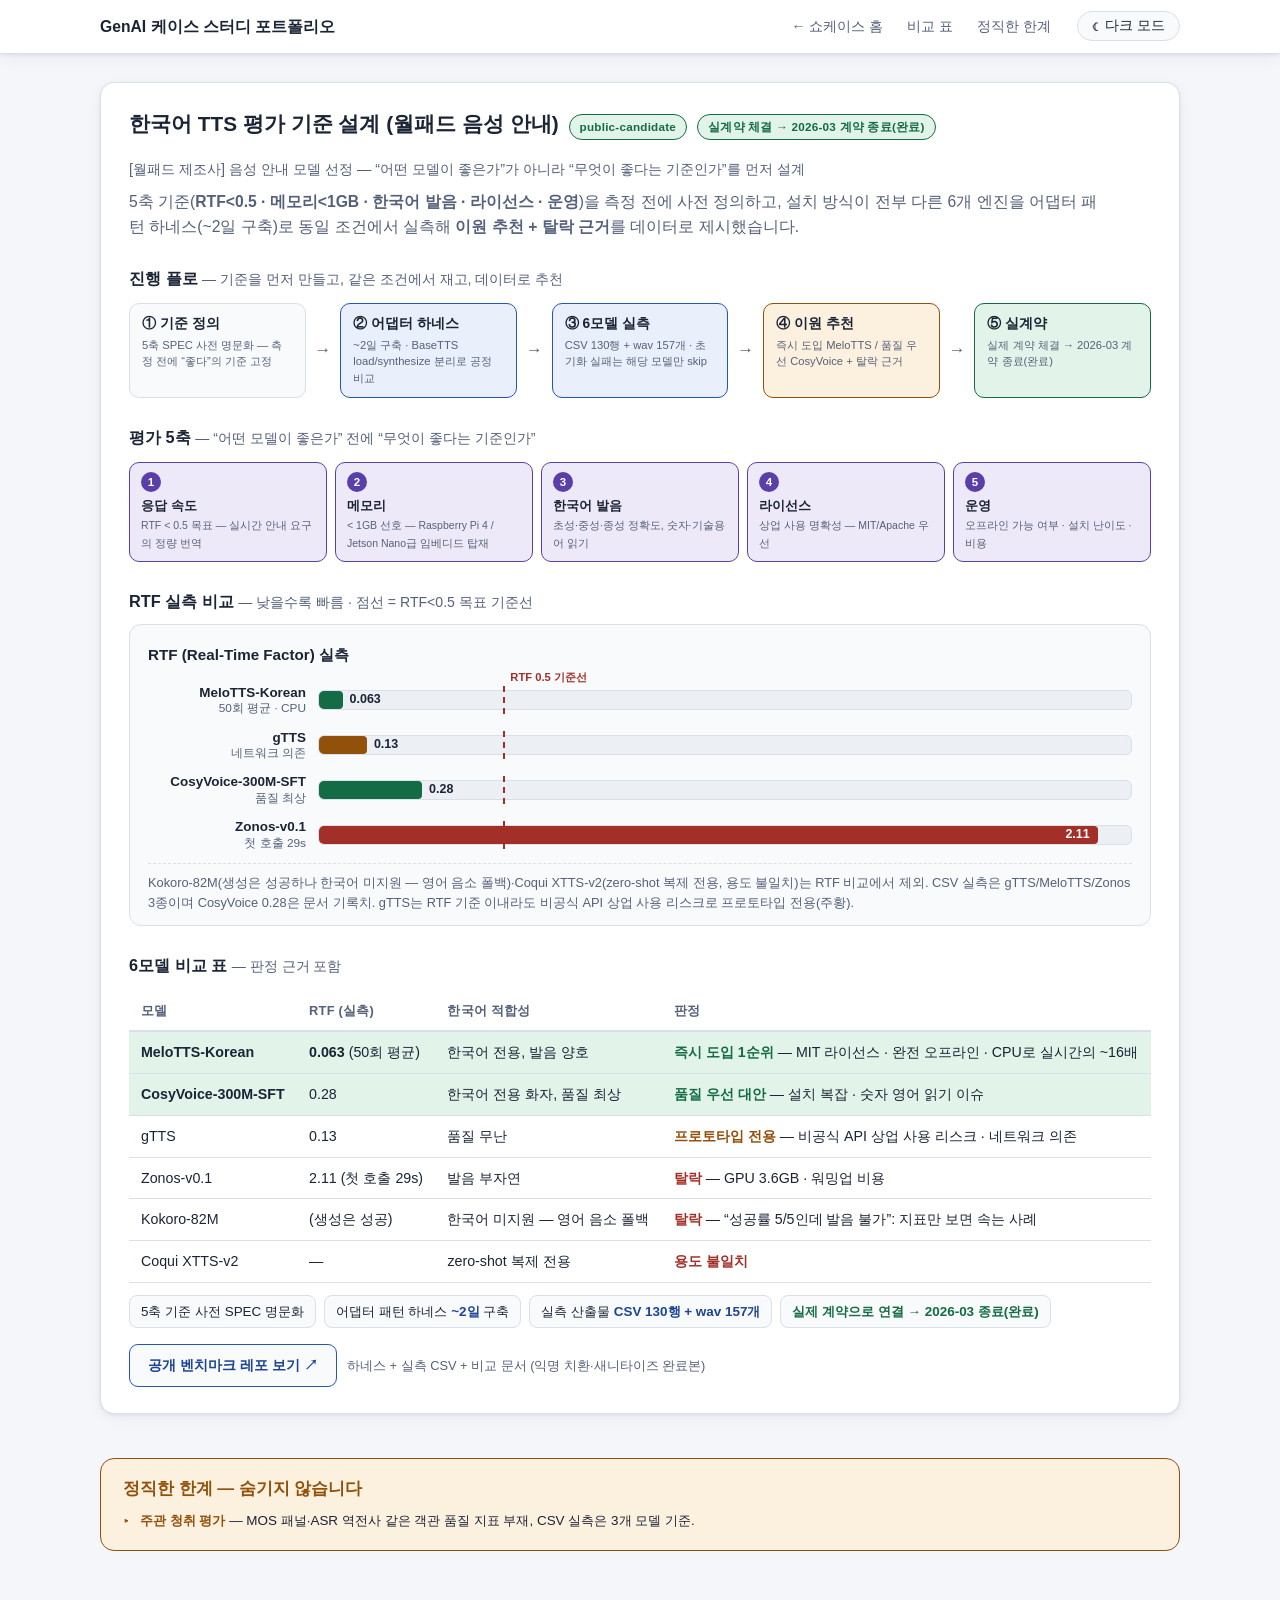
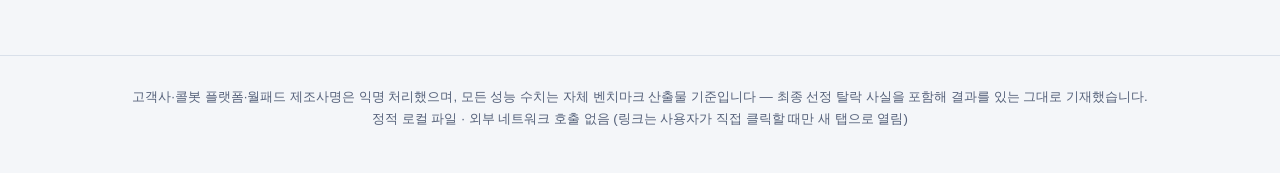
<file: cases/korean-tts-evaluation.html>
<!DOCTYPE html>
<html lang="ko">
<head>
<meta charset="UTF-8">
<meta name="viewport" content="width=device-width, initial-scale=1.0">
<meta name="color-scheme" content="light dark">
<title>한국어 TTS 평가 기준 설계 (월패드 음성 안내) | GenAI 케이스 스터디 쇼케이스</title>
<link rel="icon" href="data:image/svg+xml,%3Csvg xmlns='http://www.w3.org/2000/svg' viewBox='0 0 32 32'%3E%3Crect width='32' height='32' rx='7' fill='%232456b8'/%3E%3Ctext x='16' y='22' font-size='16' font-family='sans-serif' font-weight='bold' fill='white' text-anchor='middle'%3ECS%3C/text%3E%3C/svg%3E">
<link rel="stylesheet" href="../assets/styles.css">
</head>
<body>
<a class="skip-link" href="#main">본문 바로가기</a>

<header class="topbar">
  <div class="topbar-inner">
    <span class="brand">GenAI 케이스 스터디 포트폴리오</span>
    <nav class="nav" aria-label="페이지 이동">
      <a href="../index.html">← 쇼케이스 홈</a>
      <a href="#comparison">비교 표</a>
      <a href="#limits">정직한 한계</a>
    </nav>
    <button id="theme-toggle" type="button" aria-pressed="false" aria-label="다크 모드 전환">
      <span class="toggle-icon" aria-hidden="true">☾</span><span class="toggle-text">다크 모드</span>
    </button>
  </div>
</header>

<main id="main">

  <section id="comparison" aria-labelledby="comparison-h">
    <div class="card">
      <div class="section-head">
        <h2 id="comparison-h">한국어 TTS 평가 기준 설계 (월패드 음성 안내)</h2>
        <span class="badge badge-public">public-candidate</span>
        <span class="badge badge-result">실계약 체결 → 2026-03 계약 종료(완료)</span>
      </div>
      <p class="section-sub">[월패드 제조사] 음성 안내 모델 선정 — “어떤 모델이 좋은가”가 아니라 “무엇이 좋다는 기준인가”를 먼저 설계</p>
      <p class="lede">
        5축 기준(<strong>RTF&lt;0.5 · 메모리&lt;1GB · 한국어 발음 · 라이선스 · 운영</strong>)을 측정 전에 사전 정의하고,
        설치 방식이 전부 다른 6개 엔진을 어댑터 패턴 하네스(~2일 구축)로 동일 조건에서 실측해
        <strong>이원 추천 + 탈락 근거</strong>를 데이터로 제시했습니다.
      </p>

      <h3>진행 플로 <span class="h3-sub">— 기준을 먼저 만들고, 같은 조건에서 재고, 데이터로 추천</span></h3>
      <div class="flow" role="img" aria-label="진행 플로: 5축 기준을 측정 전에 정의하고, 어댑터 패턴 하네스를 약 2일에 구축한 뒤, 6개 모델을 동일 조건에서 실측하고, 이원 추천과 탈락 근거를 제시했으며, 실제 계약 체결로 이어져 2026년 3월 계약 종료(완료)되었습니다.">
        <div class="flow-node"><b>① 기준 정의</b><small>5축 SPEC 사전 명문화 — 측정 전에 “좋다”의 기준 고정</small></div>
        <span class="flow-arrow" aria-hidden="true">→</span>
        <div class="flow-node cache"><b>② 어댑터 하네스</b><small>~2일 구축 · BaseTTS load/synthesize 분리로 공정 비교</small></div>
        <span class="flow-arrow" aria-hidden="true">→</span>
        <div class="flow-node cache"><b>③ 6모델 실측</b><small>CSV 130행 + wav 157개 · 초기화 실패는 해당 모델만 skip</small></div>
        <span class="flow-arrow" aria-hidden="true">→</span>
        <div class="flow-node rag"><b>④ 이원 추천</b><small>즉시 도입 MeloTTS / 품질 우선 CosyVoice + 탈락 근거</small></div>
        <span class="flow-arrow" aria-hidden="true">→</span>
        <div class="flow-node resp"><b>⑤ 실계약</b><small>실제 계약 체결 → 2026-03 계약 종료(완료)</small></div>
      </div>

      <h3>평가 5축 <span class="h3-sub">— “어떤 모델이 좋은가” 전에 “무엇이 좋다는 기준인가”</span></h3>
      <div class="gates" role="img" aria-label="평가 5축: 1 응답 속도 RTF 0.5 미만 목표, 2 메모리 1GB 미만 선호, 3 한국어 발음 정확도, 4 상업 라이선스 명확성, 5 운영성(오프라인·설치·비용).">
        <div class="gate"><b>응답 속도</b><small>RTF &lt; 0.5 목표 — 실시간 안내 요구의 정량 번역</small></div>
        <div class="gate"><b>메모리</b><small>&lt; 1GB 선호 — Raspberry Pi 4 / Jetson Nano급 임베디드 탑재</small></div>
        <div class="gate"><b>한국어 발음</b><small>초성·중성·종성 정확도, 숫자·기술용어 읽기</small></div>
        <div class="gate"><b>라이선스</b><small>상업 사용 명확성 — MIT/Apache 우선</small></div>
        <div class="gate"><b>운영</b><small>오프라인 가능 여부 · 설치 난이도 · 비용</small></div>
      </div>

      <h3>RTF 실측 비교 <span class="h3-sub">— 낮을수록 빠름 · 점선 = RTF&lt;0.5 목표 기준선</span></h3>
      <figure class="chart" role="img"
        aria-label="모델별 RTF 가로 막대 차트. MeloTTS-Korean 0.063, gTTS 0.13, CosyVoice-300M-SFT 0.28은 RTF 0.5 기준선 이내, Zonos-v0.1은 2.11로 기준선 초과. Kokoro-82M과 Coqui XTTS-v2는 한국어 미지원 및 용도 불일치로 RTF 비교에서 제외.">
        <p class="chart-title">RTF (Real-Time Factor) 실측</p>
        <div class="hchart" aria-hidden="true">
          <div class="hrow">
            <span class="hlabel"><b>MeloTTS-Korean</b><small>50회 평균 · CPU</small></span>
            <span class="htrack">
              <span class="htick" style="left:22.7%"><i>RTF 0.5 기준선</i></span>
              <span class="hfill pass" style="width:2.9%"><span class="hnum">0.063</span></span>
            </span>
          </div>
          <div class="hrow">
            <span class="hlabel"><b>gTTS</b><small>네트워크 의존</small></span>
            <span class="htrack">
              <span class="htick" style="left:22.7%"></span>
              <span class="hfill cond" style="width:5.9%"><span class="hnum">0.13</span></span>
            </span>
          </div>
          <div class="hrow">
            <span class="hlabel"><b>CosyVoice-300M-SFT</b><small>품질 최상</small></span>
            <span class="htrack">
              <span class="htick" style="left:22.7%"></span>
              <span class="hfill pass" style="width:12.7%"><span class="hnum">0.28</span></span>
            </span>
          </div>
          <div class="hrow">
            <span class="hlabel"><b>Zonos-v0.1</b><small>첫 호출 29s</small></span>
            <span class="htrack">
              <span class="htick" style="left:22.7%"></span>
              <span class="hfill fail" style="width:95.9%"><span class="hnum">2.11</span></span>
            </span>
          </div>
        </div>
        <figcaption>
          Kokoro-82M(생성은 성공하나 한국어 미지원 — 영어 음소 폴백)·Coqui XTTS-v2(zero-shot 복제 전용, 용도 불일치)는 RTF 비교에서 제외.
          CSV 실측은 gTTS/MeloTTS/Zonos 3종이며 CosyVoice 0.28은 문서 기록치. gTTS는 RTF 기준 이내라도 비공식 API 상업 사용 리스크로 프로토타입 전용(주황).
        </figcaption>
      </figure>

      <h3>6모델 비교 표 <span class="h3-sub">— 판정 근거 포함</span></h3>
      <div class="table-wrap">
        <table>
          <caption class="visually-hidden">6개 TTS 모델 비교: RTF 실측치와 판정</caption>
          <thead>
            <tr><th scope="col">모델</th><th scope="col">RTF (실측)</th><th scope="col">한국어 적합성</th><th scope="col">판정</th></tr>
          </thead>
          <tbody>
            <tr class="pick">
              <td>MeloTTS-Korean</td><td><strong>0.063</strong> (50회 평균)</td><td>한국어 전용, 발음 양호</td>
              <td><span class="verdict-pick">즉시 도입 1순위</span> — MIT 라이선스 · 완전 오프라인 · CPU로 실시간의 ~16배</td>
            </tr>
            <tr class="pick">
              <td>CosyVoice-300M-SFT</td><td>0.28</td><td>한국어 전용 화자, 품질 최상</td>
              <td><span class="verdict-pick">품질 우선 대안</span> — 설치 복잡 · 숫자 영어 읽기 이슈</td>
            </tr>
            <tr>
              <td>gTTS</td><td>0.13</td><td>품질 무난</td>
              <td><span class="verdict-cond">프로토타입 전용</span> — 비공식 API 상업 사용 리스크 · 네트워크 의존</td>
            </tr>
            <tr>
              <td>Zonos-v0.1</td><td>2.11 (첫 호출 29s)</td><td>발음 부자연</td>
              <td><span class="verdict-drop">탈락</span> — GPU 3.6GB · 워밍업 비용</td>
            </tr>
            <tr>
              <td>Kokoro-82M</td><td>(생성은 성공)</td><td>한국어 미지원 — 영어 음소 폴백</td>
              <td><span class="verdict-drop">탈락</span> — “성공률 5/5인데 발음 불가”: 지표만 보면 속는 사례</td>
            </tr>
            <tr>
              <td>Coqui XTTS-v2</td><td>—</td><td>zero-shot 복제 전용</td>
              <td><span class="verdict-drop">용도 불일치</span></td>
            </tr>
          </tbody>
        </table>
      </div>

      <ul class="chips" aria-label="한국어 TTS 평가 증거 수치">
        <li class="chip">5축 기준 사전 SPEC 명문화</li>
        <li class="chip">어댑터 패턴 하네스 <strong>~2일</strong> 구축</li>
        <li class="chip">실측 산출물 <strong>CSV 130행 + wav 157개</strong></li>
        <li class="chip chip-ok"><strong>실제 계약으로 연결 → 2026-03 종료(완료)</strong></li>
      </ul>

      <div class="btn-row">
        <a class="btn btn-secondary" href="https://github.com/hwan96-ai/korean-tts-benchmark" target="_blank" rel="noopener noreferrer">공개 벤치마크 레포 보기 ↗</a>
        <span class="btn-note">하네스 + 실측 CSV + 비교 문서 (익명 치환·새니타이즈 완료본)</span>
      </div>
    </div>
  </section>

  <section id="limits" aria-labelledby="limits-h">
    <div class="limits">
      <h2 id="limits-h">정직한 한계 — 숨기지 않습니다</h2>
      <ul>
        <li><span class="lim-tag">주관 청취 평가</span> — MOS 패널·ASR 역전사 같은 객관 품질 지표 부재, CSV 실측은 3개 모델 기준.</li>
      </ul>
    </div>
  </section>

</main>

<footer>
  <p>고객사·콜봇 플랫폼·월패드 제조사명은 익명 처리했으며, 모든 성능 수치는 자체 벤치마크 산출물 기준입니다 — 최종 선정 탈락 사실을 포함해 결과를 있는 그대로 기재했습니다.<br>
  정적 로컬 파일 · 외부 네트워크 호출 없음 (링크는 사용자가 직접 클릭할 때만 새 탭으로 열림)</p>
</footer>

<script src="../assets/theme.js"></script>
</body>
</html>
</file>
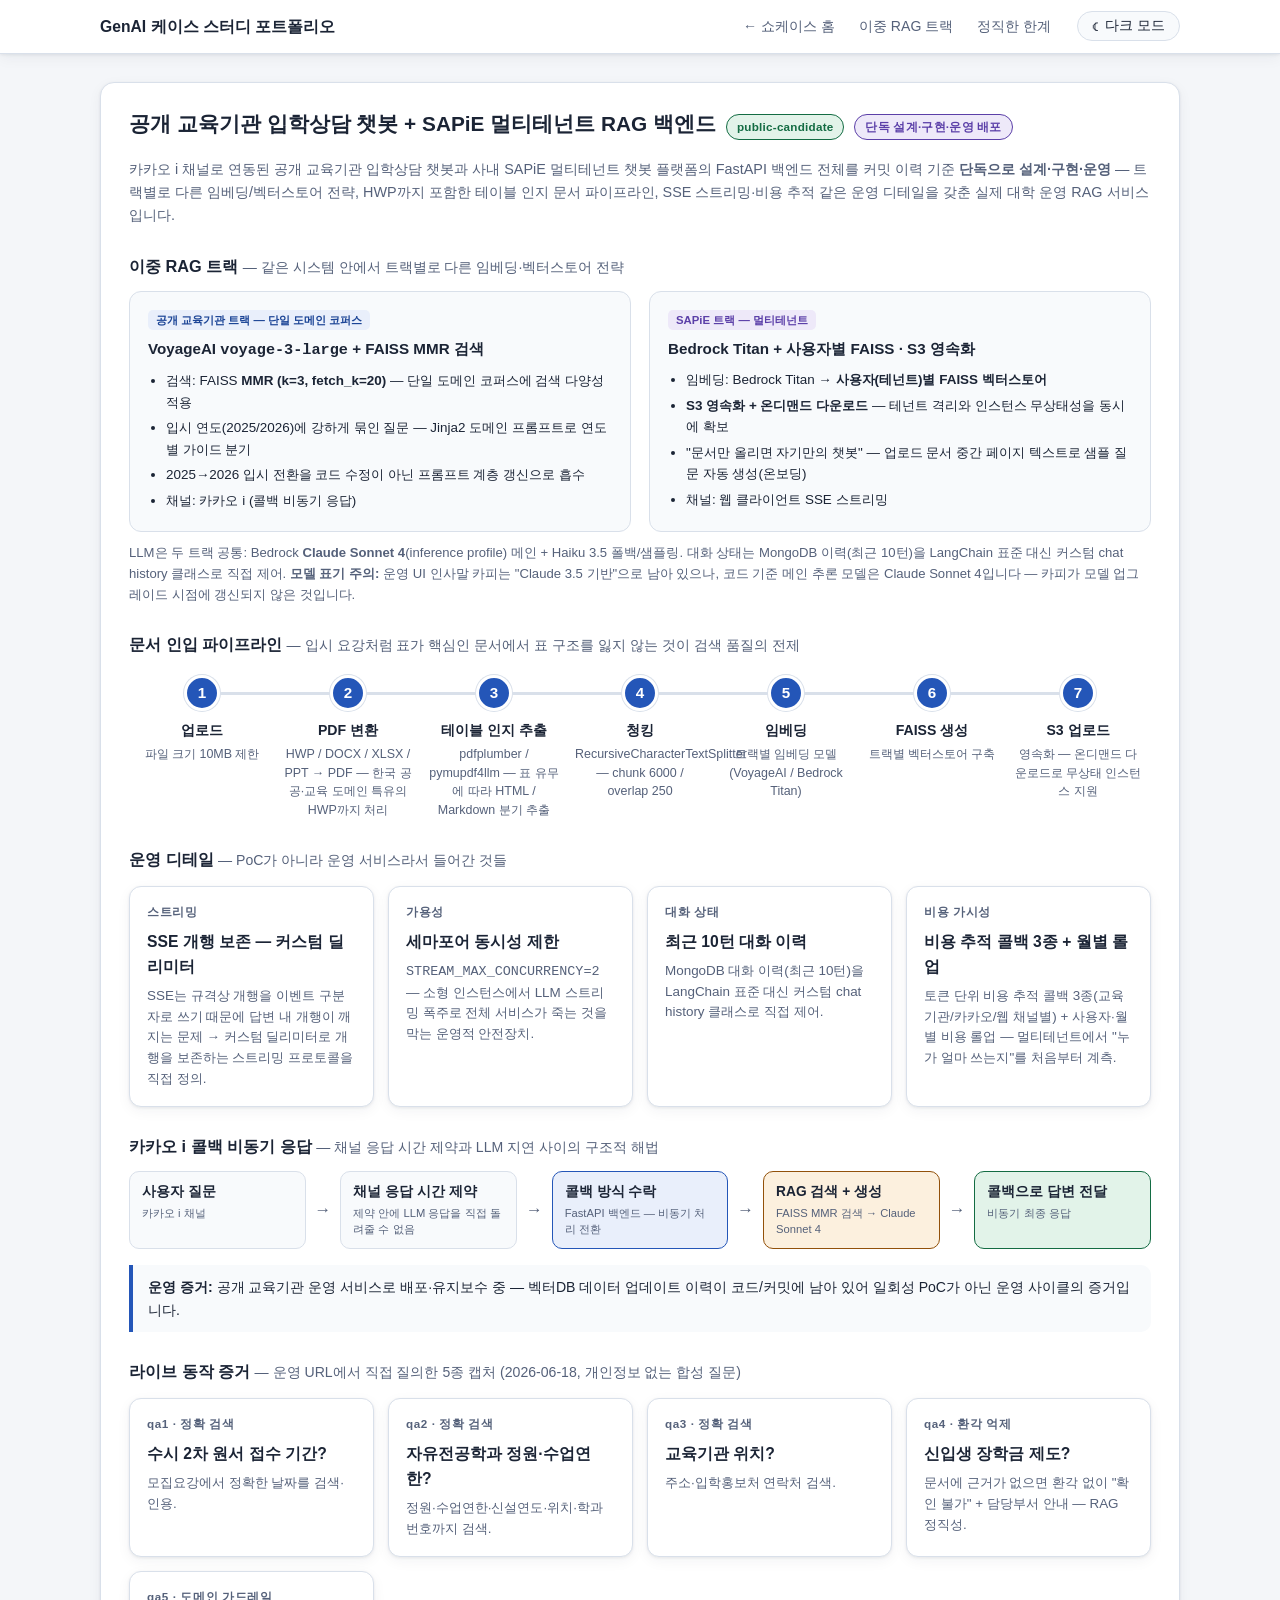
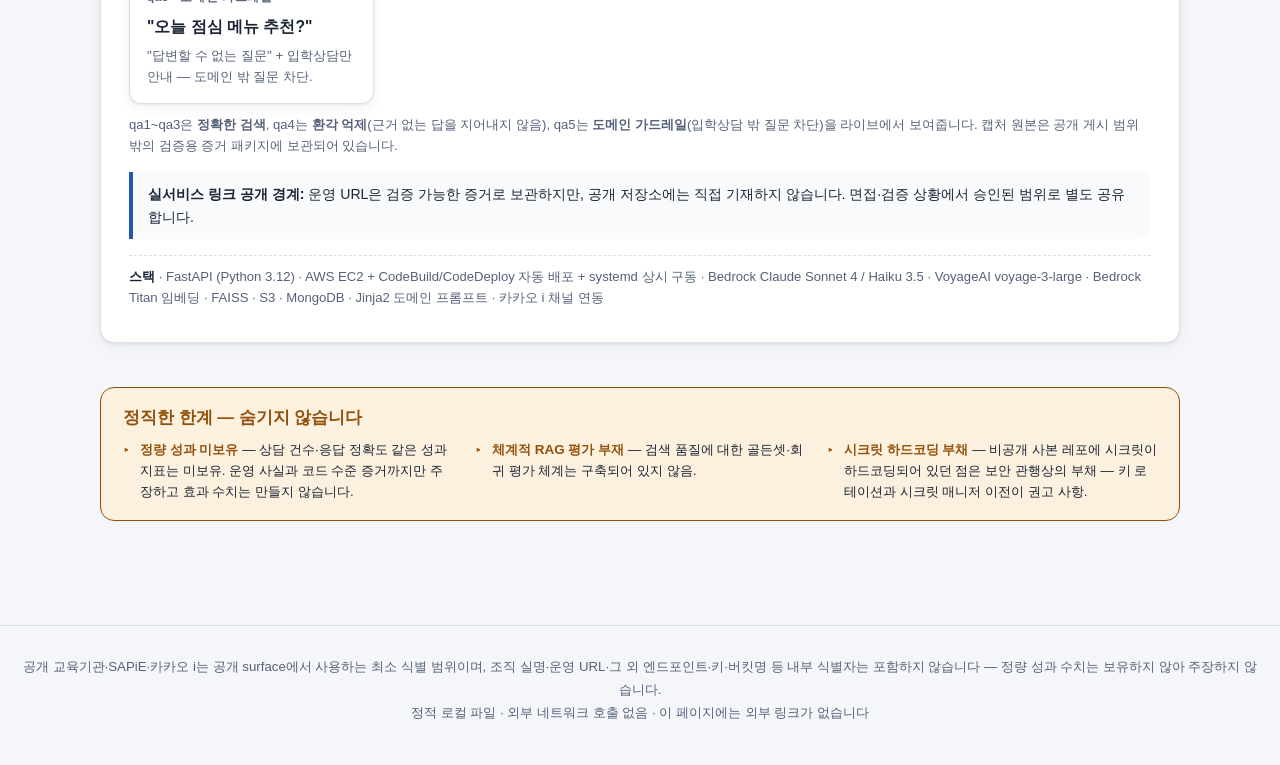
<file: cases/public-education-admissions-chatbot.html>
<!DOCTYPE html>
<html lang="ko">
<head>
<meta charset="UTF-8">
<meta name="viewport" content="width=device-width, initial-scale=1.0">
<meta name="color-scheme" content="light dark">
<title>공개 교육기관 입학상담 챗봇 백엔드 | GenAI 케이스 스터디 쇼케이스</title>
<link rel="icon" href="data:image/svg+xml,%3Csvg xmlns='http://www.w3.org/2000/svg' viewBox='0 0 32 32'%3E%3Crect width='32' height='32' rx='7' fill='%232456b8'/%3E%3Ctext x='16' y='22' font-size='16' font-family='sans-serif' font-weight='bold' fill='white' text-anchor='middle'%3ECS%3C/text%3E%3C/svg%3E">
<link rel="stylesheet" href="../assets/styles.css">
</head>
<body>
<a class="skip-link" href="#main">본문 바로가기</a>

<header class="topbar">
  <div class="topbar-inner">
    <span class="brand">GenAI 케이스 스터디 포트폴리오</span>
    <nav class="nav" aria-label="페이지 이동">
      <a href="../index.html">← 쇼케이스 홈</a>
      <a href="#tracks">이중 RAG 트랙</a>
      <a href="#limits">정직한 한계</a>
    </nav>
    <button id="theme-toggle" type="button" aria-pressed="false" aria-label="다크 모드 전환">
      <span class="toggle-icon" aria-hidden="true">☾</span><span class="toggle-text">다크 모드</span>
    </button>
  </div>
</header>

<main id="main">

  <section id="tracks" aria-labelledby="tracks-h">
    <div class="card">
      <div class="section-head">
        <h2 id="tracks-h">공개 교육기관 입학상담 챗봇 + SAPiE 멀티테넌트 RAG 백엔드</h2>
        <span class="badge badge-public">public-candidate</span>
        <span class="badge badge-role">단독 설계·구현·운영 배포</span>
      </div>
      <p class="section-sub">카카오 i 채널로 연동된 공개 교육기관 입학상담 챗봇과 사내 SAPiE 멀티테넌트 챗봇 플랫폼의
      FastAPI 백엔드 전체를 커밋 이력 기준 <strong>단독으로 설계·구현·운영</strong> —
      트랙별로 다른 임베딩/벡터스토어 전략, HWP까지 포함한 테이블 인지 문서 파이프라인,
      SSE 스트리밍·비용 추적 같은 운영 디테일을 갖춘 실제 대학 운영 RAG 서비스입니다.</p>

      <h3>이중 RAG 트랙 <span class="h3-sub">— 같은 시스템 안에서 트랙별로 다른 임베딩·벡터스토어 전략</span></h3>
      <div class="compare-grid">
        <div class="compare-col">
          <span class="compare-tag">공개 교육기관 트랙 — 단일 도메인 코퍼스</span>
          <h4>VoyageAI <code>voyage-3-large</code> + FAISS MMR 검색</h4>
          <ul>
            <li>검색: FAISS <strong>MMR (k=3, fetch_k=20)</strong> — 단일 도메인 코퍼스에 검색 다양성 적용</li>
            <li>입시 연도(2025/2026)에 강하게 묶인 질문 — Jinja2 도메인 프롬프트로 연도별 가이드 분기</li>
            <li>2025→2026 입시 전환을 코드 수정이 아닌 프롬프트 계층 갱신으로 흡수</li>
            <li>채널: 카카오 i (콜백 비동기 응답)</li>
          </ul>
        </div>
        <div class="compare-col alt">
          <span class="compare-tag">SAPiE 트랙 — 멀티테넌트</span>
          <h4>Bedrock Titan + 사용자별 FAISS · S3 영속화</h4>
          <ul>
            <li>임베딩: Bedrock Titan → <strong>사용자(테넌트)별 FAISS 벡터스토어</strong></li>
            <li><strong>S3 영속화 + 온디맨드 다운로드</strong> — 테넌트 격리와 인스턴스 무상태성을 동시에 확보</li>
            <li>"문서만 올리면 자기만의 챗봇" — 업로드 문서 중간 페이지 텍스트로 샘플 질문 자동 생성(온보딩)</li>
            <li>채널: 웹 클라이언트 SSE 스트리밍</li>
          </ul>
        </div>
      </div>
      <p class="flow-note">LLM은 두 트랙 공통: Bedrock <strong>Claude Sonnet 4</strong>(inference profile) 메인 +
      Haiku 3.5 폴백/샘플링. 대화 상태는 MongoDB 이력(최근 10턴)을 LangChain 표준 대신
      커스텀 chat history 클래스로 직접 제어.
      <strong>모델 표기 주의:</strong> 운영 UI 인사말 카피는 "Claude 3.5 기반"으로 남아 있으나,
      코드 기준 메인 추론 모델은 Claude Sonnet 4입니다 — 카피가 모델 업그레이드 시점에 갱신되지 않은 것입니다.</p>

      <h3>문서 인입 파이프라인 <span class="h3-sub">— 입시 요강처럼 표가 핵심인 문서에서 표 구조를 잃지 않는 것이 검색 품질의 전제</span></h3>
      <ol class="stepper">
        <li class="step">
          <span class="step-dot" aria-hidden="true">1</span>
          <span class="step-title">업로드</span>
          <span class="step-desc">파일 크기 10MB 제한</span>
        </li>
        <li class="step">
          <span class="step-dot" aria-hidden="true">2</span>
          <span class="step-title">PDF 변환</span>
          <span class="step-desc">HWP / DOCX / XLSX / PPT → PDF — 한국 공공·교육 도메인 특유의 HWP까지 처리</span>
        </li>
        <li class="step">
          <span class="step-dot" aria-hidden="true">3</span>
          <span class="step-title">테이블 인지 추출</span>
          <span class="step-desc">pdfplumber / pymupdf4llm — 표 유무에 따라 HTML / Markdown 분기 추출</span>
        </li>
        <li class="step">
          <span class="step-dot" aria-hidden="true">4</span>
          <span class="step-title">청킹</span>
          <span class="step-desc">RecursiveCharacterTextSplitter — chunk 6000 / overlap 250</span>
        </li>
        <li class="step">
          <span class="step-dot" aria-hidden="true">5</span>
          <span class="step-title">임베딩</span>
          <span class="step-desc">트랙별 임베딩 모델 (VoyageAI / Bedrock Titan)</span>
        </li>
        <li class="step">
          <span class="step-dot" aria-hidden="true">6</span>
          <span class="step-title">FAISS 생성</span>
          <span class="step-desc">트랙별 벡터스토어 구축</span>
        </li>
        <li class="step">
          <span class="step-dot" aria-hidden="true">7</span>
          <span class="step-title">S3 업로드</span>
          <span class="step-desc">영속화 — 온디맨드 다운로드로 무상태 인스턴스 지원</span>
        </li>
      </ol>

      <h3>운영 디테일 <span class="h3-sub">— PoC가 아니라 운영 서비스라서 들어간 것들</span></h3>
      <div class="case-grid">
        <article class="case-card">
          <span class="case-id">스트리밍</span>
          <h3>SSE 개행 보존 — 커스텀 딜리미터</h3>
          <p>SSE는 규격상 개행을 이벤트 구분자로 쓰기 때문에 답변 내 개행이 깨지는 문제 →
          커스텀 딜리미터로 개행을 보존하는 스트리밍 프로토콜을 직접 정의.</p>
        </article>
        <article class="case-card">
          <span class="case-id">가용성</span>
          <h3>세마포어 동시성 제한</h3>
          <p><code>STREAM_MAX_CONCURRENCY=2</code> — 소형 인스턴스에서 LLM 스트리밍 폭주로
          전체 서비스가 죽는 것을 막는 운영적 안전장치.</p>
        </article>
        <article class="case-card">
          <span class="case-id">대화 상태</span>
          <h3>최근 10턴 대화 이력</h3>
          <p>MongoDB 대화 이력(최근 10턴)을 LangChain 표준 대신 커스텀 chat history
          클래스로 직접 제어.</p>
        </article>
        <article class="case-card">
          <span class="case-id">비용 가시성</span>
          <h3>비용 추적 콜백 3종 + 월별 롤업</h3>
          <p>토큰 단위 비용 추적 콜백 3종(교육기관/카카오/웹 채널별) + 사용자·월별 비용 롤업 —
          멀티테넌트에서 "누가 얼마 쓰는지"를 처음부터 계측.</p>
        </article>
      </div>

      <h3>카카오 i 콜백 비동기 응답 <span class="h3-sub">— 채널 응답 시간 제약과 LLM 지연 사이의 구조적 해법</span></h3>
      <div class="flow" role="img" aria-label="카카오 i 콜백 흐름: 사용자 질문이 카카오 i 채널의 응답 시간 제약 안에서 콜백 방식으로 수락되고, 백엔드가 RAG 검색과 LLM 생성을 마친 뒤 콜백으로 최종 답변을 전달합니다.">
        <div class="flow-node"><b>사용자 질문</b><small>카카오 i 채널</small></div>
        <span class="flow-arrow" aria-hidden="true">→</span>
        <div class="flow-node"><b>채널 응답 시간 제약</b><small>제약 안에 LLM 응답을 직접 돌려줄 수 없음</small></div>
        <span class="flow-arrow" aria-hidden="true">→</span>
        <div class="flow-node cache"><b>콜백 방식 수락</b><small>FastAPI 백엔드 — 비동기 처리 전환</small></div>
        <span class="flow-arrow" aria-hidden="true">→</span>
        <div class="flow-node rag"><b>RAG 검색 + 생성</b><small>FAISS MMR 검색 → Claude Sonnet 4</small></div>
        <span class="flow-arrow" aria-hidden="true">→</span>
        <div class="flow-node resp"><b>콜백으로 답변 전달</b><small>비동기 최종 응답</small></div>
      </div>

      <div class="callout">
        <strong>운영 증거:</strong> 공개 교육기관 운영 서비스로 배포·유지보수 중 —
        벡터DB 데이터 업데이트 이력이 코드/커밋에 남아 있어 일회성 PoC가 아닌 운영 사이클의 증거입니다.
      </div>

      <h3>라이브 동작 증거 <span class="h3-sub">— 운영 URL에서 직접 질의한 5종 캡처 (2026-06-18, 개인정보 없는 합성 질문)</span></h3>
      <div class="case-grid">
        <article class="case-card">
          <span class="case-id">qa1 · 정확 검색</span>
          <h3>수시 2차 원서 접수 기간?</h3>
          <p>모집요강에서 정확한 날짜를 검색·인용.</p>
        </article>
        <article class="case-card">
          <span class="case-id">qa2 · 정확 검색</span>
          <h3>자유전공학과 정원·수업연한?</h3>
          <p>정원·수업연한·신설연도·위치·학과번호까지 검색.</p>
        </article>
        <article class="case-card">
          <span class="case-id">qa3 · 정확 검색</span>
          <h3>교육기관 위치?</h3>
          <p>주소·입학홍보처 연락처 검색.</p>
        </article>
        <article class="case-card">
          <span class="case-id">qa4 · 환각 억제</span>
          <h3>신입생 장학금 제도?</h3>
          <p>문서에 근거가 없으면 환각 없이 "확인 불가" + 담당부서 안내 — RAG 정직성.</p>
        </article>
        <article class="case-card">
          <span class="case-id">qa5 · 도메인 가드레일</span>
          <h3>"오늘 점심 메뉴 추천?"</h3>
          <p>"답변할 수 없는 질문" + 입학상담만 안내 — 도메인 밖 질문 차단.</p>
        </article>
      </div>
      <p class="flow-note">qa1~qa3은 <strong>정확한 검색</strong>, qa4는 <strong>환각 억제</strong>(근거 없는 답을 지어내지 않음),
      qa5는 <strong>도메인 가드레일</strong>(입학상담 밖 질문 차단)을 라이브에서 보여줍니다.
      캡처 원본은 공개 게시 범위 밖의 검증용 증거 패키지에 보관되어 있습니다.</p>

      <div class="callout">
        <strong>실서비스 링크 공개 경계:</strong> 운영 URL은 검증 가능한 증거로 보관하지만, 공개 저장소에는 직접 기재하지 않습니다. 면접·검증 상황에서 승인된 범위로 별도 공유합니다.
      </div>

      <p class="stack-line"><b>스택</b> · FastAPI (Python 3.12) · AWS EC2 + CodeBuild/CodeDeploy 자동 배포 + systemd 상시 구동 · Bedrock Claude Sonnet 4 / Haiku 3.5 · VoyageAI voyage-3-large · Bedrock Titan 임베딩 · FAISS · S3 · MongoDB · Jinja2 도메인 프롬프트 · 카카오 i 채널 연동</p>
    </div>
  </section>

  <section id="limits" aria-labelledby="limits-h">
    <div class="limits">
      <h2 id="limits-h">정직한 한계 — 숨기지 않습니다</h2>
      <ul>
        <li><span class="lim-tag">정량 성과 미보유</span> — 상담 건수·응답 정확도 같은 성과 지표는 미보유. 운영 사실과 코드 수준 증거까지만 주장하고 효과 수치는 만들지 않습니다.</li>
        <li><span class="lim-tag">체계적 RAG 평가 부재</span> — 검색 품질에 대한 골든셋·회귀 평가 체계는 구축되어 있지 않음.</li>
        <li><span class="lim-tag">시크릿 하드코딩 부채</span> — 비공개 사본 레포에 시크릿이 하드코딩되어 있던 점은 보안 관행상의 부채 — 키 로테이션과 시크릿 매니저 이전이 권고 사항.</li>
      </ul>
    </div>
  </section>

</main>

<footer>
  <p>공개 교육기관·SAPiE·카카오 i는 공개 surface에서 사용하는 최소 식별 범위이며, 조직 실명·운영 URL·그 외 엔드포인트·키·버킷명 등 내부 식별자는 포함하지 않습니다 — 정량 성과 수치는 보유하지 않아 주장하지 않습니다.<br>
  정적 로컬 파일 · 외부 네트워크 호출 없음 · 이 페이지에는 외부 링크가 없습니다</p>
</footer>

<script src="../assets/theme.js"></script>
</body>
</html>
</file>
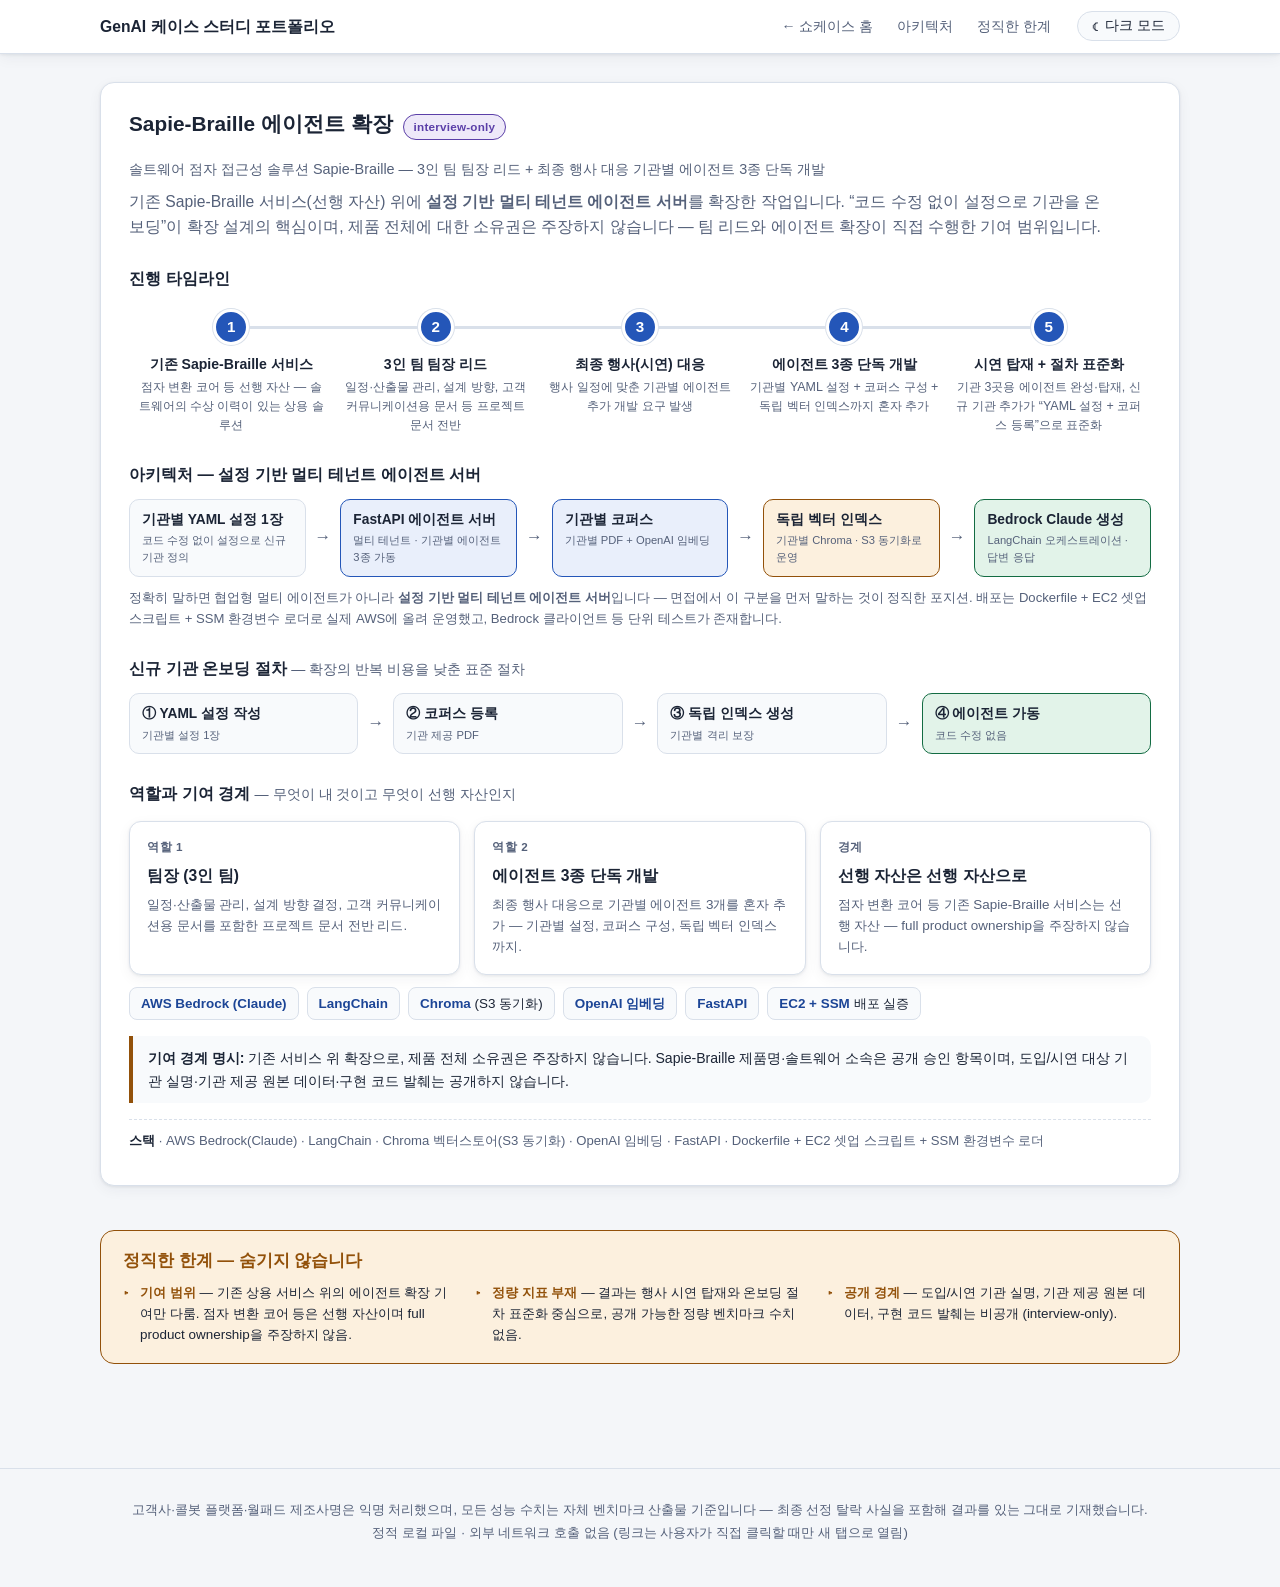
<file: cases/sapie-braille-agent-extension.html>
<!DOCTYPE html>
<html lang="ko">
<head>
<meta charset="UTF-8">
<meta name="viewport" content="width=device-width, initial-scale=1.0">
<meta name="color-scheme" content="light dark">
<title>Sapie-Braille 에이전트 확장 | GenAI 케이스 스터디 쇼케이스</title>
<link rel="icon" href="data:image/svg+xml,%3Csvg xmlns='http://www.w3.org/2000/svg' viewBox='0 0 32 32'%3E%3Crect width='32' height='32' rx='7' fill='%232456b8'/%3E%3Ctext x='16' y='22' font-size='16' font-family='sans-serif' font-weight='bold' fill='white' text-anchor='middle'%3ECS%3C/text%3E%3C/svg%3E">
<link rel="stylesheet" href="../assets/styles.css">
</head>
<body>
<a class="skip-link" href="#main">본문 바로가기</a>

<header class="topbar">
  <div class="topbar-inner">
    <span class="brand">GenAI 케이스 스터디 포트폴리오</span>
    <nav class="nav" aria-label="페이지 이동">
      <a href="../index.html">← 쇼케이스 홈</a>
      <a href="#architecture">아키텍처</a>
      <a href="#limits">정직한 한계</a>
    </nav>
    <button id="theme-toggle" type="button" aria-pressed="false" aria-label="다크 모드 전환">
      <span class="toggle-icon" aria-hidden="true">☾</span><span class="toggle-text">다크 모드</span>
    </button>
  </div>
</header>

<main id="main">

  <section id="architecture" aria-labelledby="architecture-h">
    <div class="card">
      <div class="section-head">
        <h2 id="architecture-h">Sapie-Braille 에이전트 확장</h2>
        <span class="badge badge-interview">interview-only</span>
      </div>
      <p class="section-sub">솔트웨어 점자 접근성 솔루션 Sapie-Braille — 3인 팀 팀장 리드 + 최종 행사 대응 기관별 에이전트 3종 단독 개발</p>
      <p class="lede">
        기존 Sapie-Braille 서비스(선행 자산) 위에 <strong>설정 기반 멀티 테넌트 에이전트 서버</strong>를 확장한 작업입니다.
        “코드 수정 없이 설정으로 기관을 온보딩”이 확장 설계의 핵심이며,
        제품 전체에 대한 소유권은 주장하지 않습니다 — 팀 리드와 에이전트 확장이 직접 수행한 기여 범위입니다.
      </p>

      <h3>진행 타임라인</h3>
      <ol class="stepper">
        <li class="step">
          <span class="step-dot" aria-hidden="true">1</span>
          <span class="step-title">기존 Sapie-Braille 서비스</span>
          <span class="step-desc">점자 변환 코어 등 선행 자산 — 솔트웨어의 수상 이력이 있는 상용 솔루션</span>
        </li>
        <li class="step">
          <span class="step-dot" aria-hidden="true">2</span>
          <span class="step-title">3인 팀 팀장 리드</span>
          <span class="step-desc">일정·산출물 관리, 설계 방향, 고객 커뮤니케이션용 문서 등 프로젝트 문서 전반</span>
        </li>
        <li class="step">
          <span class="step-dot" aria-hidden="true">3</span>
          <span class="step-title">최종 행사(시연) 대응</span>
          <span class="step-desc">행사 일정에 맞춘 기관별 에이전트 추가 개발 요구 발생</span>
        </li>
        <li class="step">
          <span class="step-dot" aria-hidden="true">4</span>
          <span class="step-title">에이전트 3종 단독 개발</span>
          <span class="step-desc">기관별 YAML 설정 + 코퍼스 구성 + 독립 벡터 인덱스까지 혼자 추가</span>
        </li>
        <li class="step">
          <span class="step-dot" aria-hidden="true">5</span>
          <span class="step-title">시연 탑재 + 절차 표준화</span>
          <span class="step-desc">기관 3곳용 에이전트 완성·탑재, 신규 기관 추가가 “YAML 설정 + 코퍼스 등록”으로 표준화</span>
        </li>
      </ol>

      <h3>아키텍처 — 설정 기반 멀티 테넌트 에이전트 서버</h3>
      <div class="flow" role="img" aria-label="아키텍처 플로: 기관별 YAML 설정 1장이 FastAPI 멀티 테넌트 에이전트 서버의 기관별 에이전트 3종을 정의하고, 기관별 PDF 코퍼스를 OpenAI 임베딩으로 색인해 기관마다 독립된 Chroma 벡터 인덱스(S3 동기화)를 두며, AWS Bedrock의 Claude와 LangChain으로 답변을 생성합니다.">
        <div class="flow-node"><b>기관별 YAML 설정 1장</b><small>코드 수정 없이 설정으로 신규 기관 정의</small></div>
        <span class="flow-arrow" aria-hidden="true">→</span>
        <div class="flow-node cache"><b>FastAPI 에이전트 서버</b><small>멀티 테넌트 · 기관별 에이전트 3종 가동</small></div>
        <span class="flow-arrow" aria-hidden="true">→</span>
        <div class="flow-node cache"><b>기관별 코퍼스</b><small>기관별 PDF + OpenAI 임베딩</small></div>
        <span class="flow-arrow" aria-hidden="true">→</span>
        <div class="flow-node rag"><b>독립 벡터 인덱스</b><small>기관별 Chroma · S3 동기화로 운영</small></div>
        <span class="flow-arrow" aria-hidden="true">→</span>
        <div class="flow-node resp"><b>Bedrock Claude 생성</b><small>LangChain 오케스트레이션 · 답변 응답</small></div>
      </div>
      <p class="flow-note">정확히 말하면 협업형 멀티 에이전트가 아니라 <strong>설정 기반 멀티 테넌트 에이전트 서버</strong>입니다 — 면접에서 이 구분을 먼저 말하는 것이 정직한 포지션. 배포는 Dockerfile + EC2 셋업 스크립트 + SSM 환경변수 로더로 실제 AWS에 올려 운영했고, Bedrock 클라이언트 등 단위 테스트가 존재합니다.</p>

      <h3>신규 기관 온보딩 절차 <span class="h3-sub">— 확장의 반복 비용을 낮춘 표준 절차</span></h3>
      <div class="flow" role="img" aria-label="온보딩 절차: YAML 설정 작성, 기관 PDF 코퍼스 등록, 독립 벡터 인덱스 생성, 신규 기관 에이전트 가동 — 코드 수정 없음.">
        <div class="flow-node"><b>① YAML 설정 작성</b><small>기관별 설정 1장</small></div>
        <span class="flow-arrow" aria-hidden="true">→</span>
        <div class="flow-node"><b>② 코퍼스 등록</b><small>기관 제공 PDF</small></div>
        <span class="flow-arrow" aria-hidden="true">→</span>
        <div class="flow-node"><b>③ 독립 인덱스 생성</b><small>기관별 격리 보장</small></div>
        <span class="flow-arrow" aria-hidden="true">→</span>
        <div class="flow-node resp"><b>④ 에이전트 가동</b><small>코드 수정 없음</small></div>
      </div>

      <h3>역할과 기여 경계 <span class="h3-sub">— 무엇이 내 것이고 무엇이 선행 자산인지</span></h3>
      <div class="case-grid">
        <div class="case-card">
          <span class="case-id">역할 1</span>
          <h3>팀장 (3인 팀)</h3>
          <p>일정·산출물 관리, 설계 방향 결정, 고객 커뮤니케이션용 문서를 포함한 프로젝트 문서 전반 리드.</p>
        </div>
        <div class="case-card">
          <span class="case-id">역할 2</span>
          <h3>에이전트 3종 단독 개발</h3>
          <p>최종 행사 대응으로 기관별 에이전트 3개를 혼자 추가 — 기관별 설정, 코퍼스 구성, 독립 벡터 인덱스까지.</p>
        </div>
        <div class="case-card">
          <span class="case-id">경계</span>
          <h3>선행 자산은 선행 자산으로</h3>
          <p>점자 변환 코어 등 기존 Sapie-Braille 서비스는 선행 자산 — full product ownership을 주장하지 않습니다.</p>
        </div>
      </div>

      <ul class="chips" aria-label="Sapie-Braille 스택">
        <li class="chip"><strong>AWS Bedrock (Claude)</strong></li>
        <li class="chip"><strong>LangChain</strong></li>
        <li class="chip"><strong>Chroma</strong> (S3 동기화)</li>
        <li class="chip"><strong>OpenAI 임베딩</strong></li>
        <li class="chip"><strong>FastAPI</strong></li>
        <li class="chip"><strong>EC2 + SSM</strong> 배포 실증</li>
      </ul>

      <div class="callout honest">
        <strong>기여 경계 명시:</strong> 기존 서비스 위 확장으로, 제품 전체 소유권은 주장하지 않습니다.
        Sapie-Braille 제품명·솔트웨어 소속은 공개 승인 항목이며, 도입/시연 대상 기관 실명·기관 제공 원본 데이터·구현 코드 발췌는 공개하지 않습니다.
      </div>

      <p class="stack-line"><b>스택</b> · AWS Bedrock(Claude) · LangChain · Chroma 벡터스토어(S3 동기화) · OpenAI 임베딩 · FastAPI · Dockerfile + EC2 셋업 스크립트 + SSM 환경변수 로더</p>
    </div>
  </section>

  <section id="limits" aria-labelledby="limits-h">
    <div class="limits">
      <h2 id="limits-h">정직한 한계 — 숨기지 않습니다</h2>
      <ul>
        <li><span class="lim-tag">기여 범위</span> — 기존 상용 서비스 위의 에이전트 확장 기여만 다룸. 점자 변환 코어 등은 선행 자산이며 full product ownership을 주장하지 않음.</li>
        <li><span class="lim-tag">정량 지표 부재</span> — 결과는 행사 시연 탑재와 온보딩 절차 표준화 중심으로, 공개 가능한 정량 벤치마크 수치 없음.</li>
        <li><span class="lim-tag">공개 경계</span> — 도입/시연 기관 실명, 기관 제공 원본 데이터, 구현 코드 발췌는 비공개 (interview-only).</li>
      </ul>
    </div>
  </section>

</main>

<footer>
  <p>고객사·콜봇 플랫폼·월패드 제조사명은 익명 처리했으며, 모든 성능 수치는 자체 벤치마크 산출물 기준입니다 — 최종 선정 탈락 사실을 포함해 결과를 있는 그대로 기재했습니다.<br>
  정적 로컬 파일 · 외부 네트워크 호출 없음 (링크는 사용자가 직접 클릭할 때만 새 탭으로 열림)</p>
</footer>

<script src="../assets/theme.js"></script>
</body>
</html>
</file>
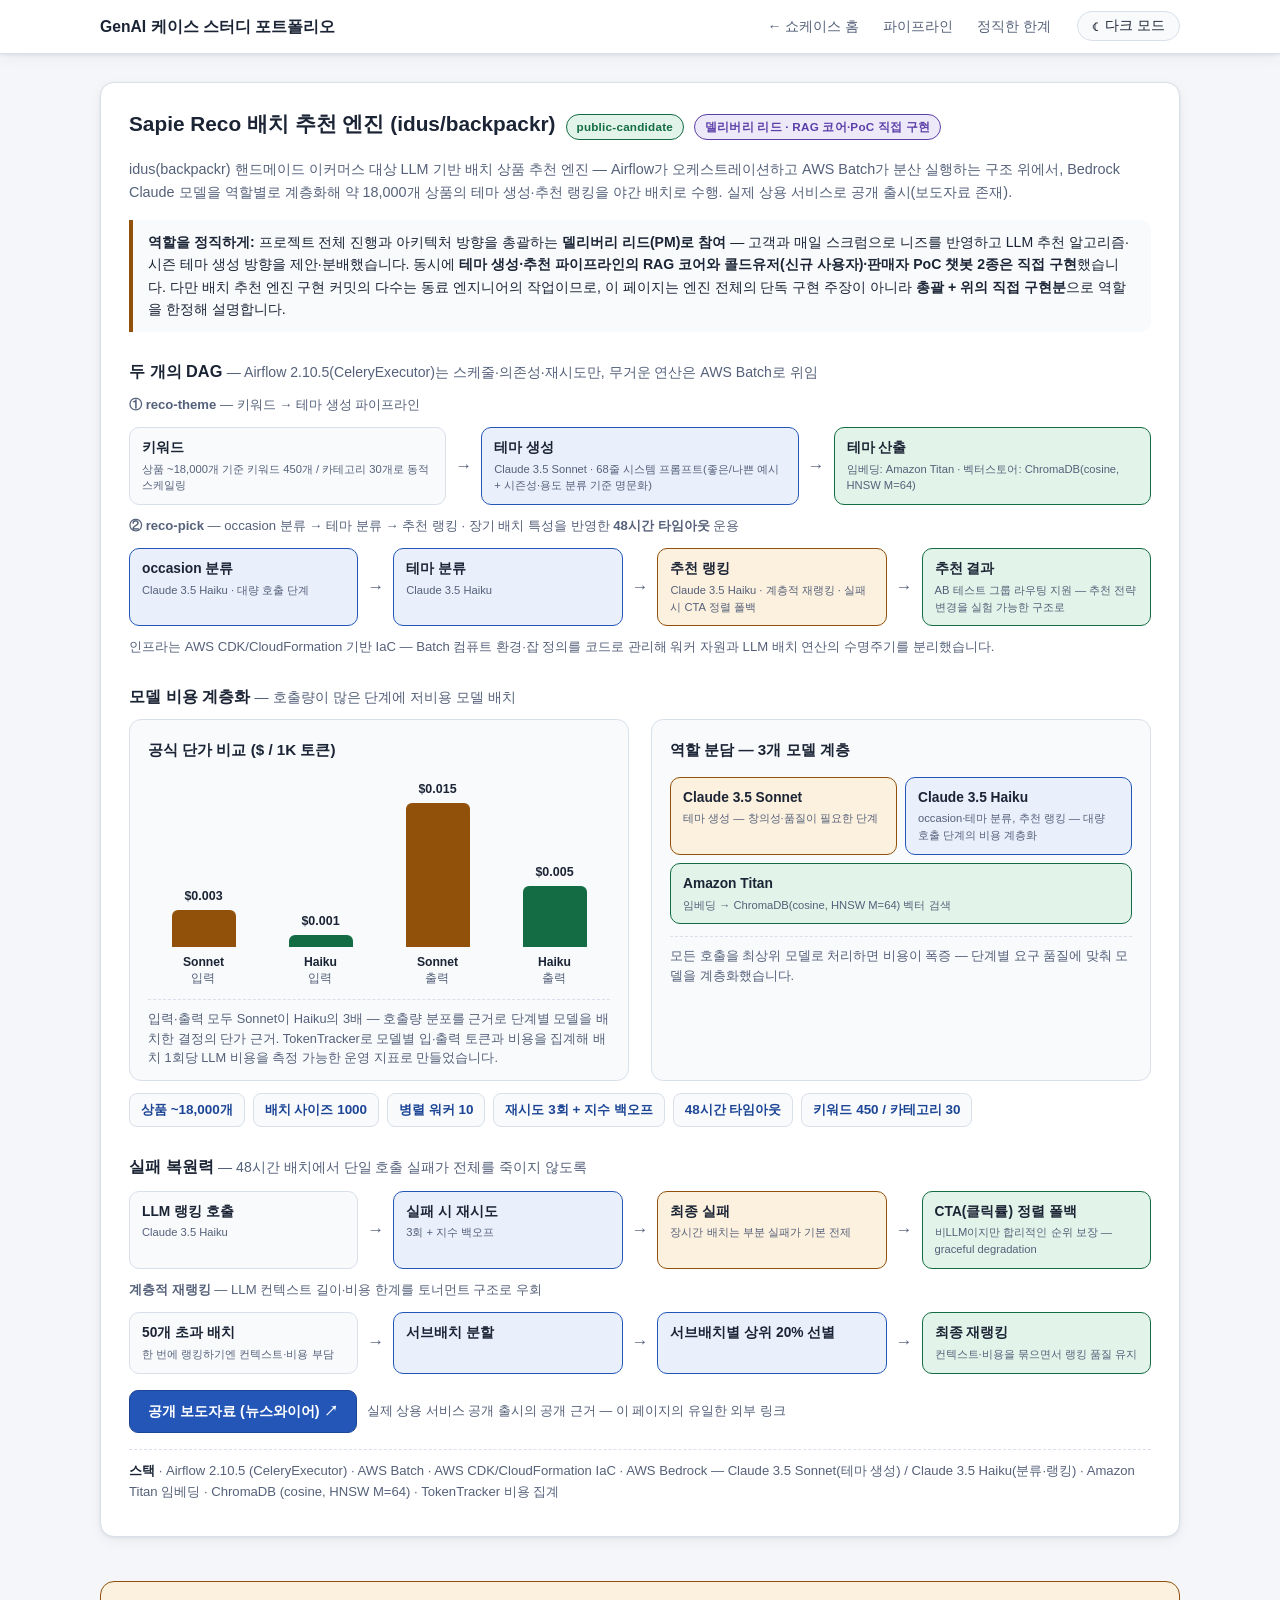
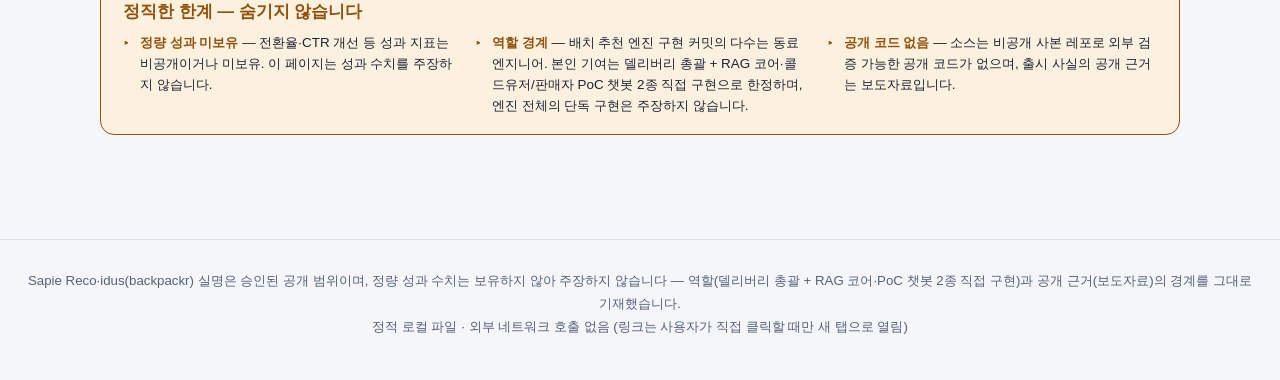
<file: cases/sapie-reco-batch-recommendation.html>
<!DOCTYPE html>
<html lang="ko">
<head>
<meta charset="UTF-8">
<meta name="viewport" content="width=device-width, initial-scale=1.0">
<meta name="color-scheme" content="light dark">
<title>Sapie Reco 배치 추천 엔진 (idus/backpackr) | GenAI 케이스 스터디 쇼케이스</title>
<link rel="icon" href="data:image/svg+xml,%3Csvg xmlns='http://www.w3.org/2000/svg' viewBox='0 0 32 32'%3E%3Crect width='32' height='32' rx='7' fill='%232456b8'/%3E%3Ctext x='16' y='22' font-size='16' font-family='sans-serif' font-weight='bold' fill='white' text-anchor='middle'%3ECS%3C/text%3E%3C/svg%3E">
<link rel="stylesheet" href="../assets/styles.css">
</head>
<body>
<a class="skip-link" href="#main">본문 바로가기</a>

<header class="topbar">
  <div class="topbar-inner">
    <span class="brand">GenAI 케이스 스터디 포트폴리오</span>
    <nav class="nav" aria-label="페이지 이동">
      <a href="../index.html">← 쇼케이스 홈</a>
      <a href="#pipeline">파이프라인</a>
      <a href="#limits">정직한 한계</a>
    </nav>
    <button id="theme-toggle" type="button" aria-pressed="false" aria-label="다크 모드 전환">
      <span class="toggle-icon" aria-hidden="true">☾</span><span class="toggle-text">다크 모드</span>
    </button>
  </div>
</header>

<main id="main">

  <section id="pipeline" aria-labelledby="pipeline-h">
    <div class="card">
      <div class="section-head">
        <h2 id="pipeline-h">Sapie Reco 배치 추천 엔진 (idus/backpackr)</h2>
        <span class="badge badge-public">public-candidate</span>
        <span class="badge badge-role">델리버리 리드 · RAG 코어·PoC 직접 구현</span>
      </div>
      <p class="section-sub">idus(backpackr) 핸드메이드 이커머스 대상 LLM 기반 배치 상품 추천 엔진 —
      Airflow가 오케스트레이션하고 AWS Batch가 분산 실행하는 구조 위에서, Bedrock Claude 모델을 역할별로 계층화해
      약 18,000개 상품의 테마 생성·추천 랭킹을 야간 배치로 수행. 실제 상용 서비스로 공개 출시(보도자료 존재).</p>

      <div class="callout honest">
        <strong>역할을 정직하게:</strong> 프로젝트 전체 진행과 아키텍처 방향을 총괄하는
        <strong>델리버리 리드(PM)로 참여</strong> — 고객과 매일 스크럼으로 니즈를 반영하고 LLM 추천
        알고리즘·시즌 테마 생성 방향을 제안·분배했습니다. 동시에 <strong>테마 생성·추천 파이프라인의
        RAG 코어와 콜드유저(신규 사용자)·판매자 PoC 챗봇 2종은 직접 구현</strong>했습니다.
        다만 배치 추천 엔진 구현 커밋의 다수는 동료 엔지니어의 작업이므로, 이 페이지는 엔진 전체의
        단독 구현 주장이 아니라 <strong>총괄 + 위의 직접 구현분</strong>으로 역할을 한정해 설명합니다.
      </div>

      <h3>두 개의 DAG <span class="h3-sub">— Airflow 2.10.5(CeleryExecutor)는 스케줄·의존성·재시도만, 무거운 연산은 AWS Batch로 위임</span></h3>

      <p class="flow-note"><b>① reco-theme</b> — 키워드 → 테마 생성 파이프라인</p>
      <div class="flow" role="img" aria-label="reco-theme DAG 흐름: 키워드 입력이 Claude 3.5 Sonnet 테마 생성을 거쳐 테마 산출과 ChromaDB 적재로 이어집니다.">
        <div class="flow-node"><b>키워드</b><small>상품 ~18,000개 기준 키워드 450개 / 카테고리 30개로 동적 스케일링</small></div>
        <span class="flow-arrow" aria-hidden="true">→</span>
        <div class="flow-node cache"><b>테마 생성</b><small>Claude 3.5 Sonnet · 68줄 시스템 프롬프트(좋은/나쁜 예시 + 시즌성·용도 분류 기준 명문화)</small></div>
        <span class="flow-arrow" aria-hidden="true">→</span>
        <div class="flow-node resp"><b>테마 산출</b><small>임베딩: Amazon Titan · 벡터스토어: ChromaDB(cosine, HNSW M=64)</small></div>
      </div>

      <p class="flow-note"><b>② reco-pick</b> — occasion 분류 → 테마 분류 → 추천 랭킹 · 장기 배치 특성을 반영한 <strong>48시간 타임아웃</strong> 운용</p>
      <div class="flow" role="img" aria-label="reco-pick DAG 흐름: occasion 분류, 테마 분류, 추천 랭킹을 Claude 3.5 Haiku로 수행하고 AB 테스트 그룹 라우팅으로 결과를 내보냅니다. DAG 전체는 48시간 타임아웃으로 운용됩니다.">
        <div class="flow-node cache"><b>occasion 분류</b><small>Claude 3.5 Haiku · 대량 호출 단계</small></div>
        <span class="flow-arrow" aria-hidden="true">→</span>
        <div class="flow-node cache"><b>테마 분류</b><small>Claude 3.5 Haiku</small></div>
        <span class="flow-arrow" aria-hidden="true">→</span>
        <div class="flow-node rag"><b>추천 랭킹</b><small>Claude 3.5 Haiku · 계층적 재랭킹 · 실패 시 CTA 정렬 폴백</small></div>
        <span class="flow-arrow" aria-hidden="true">→</span>
        <div class="flow-node resp"><b>추천 결과</b><small>AB 테스트 그룹 라우팅 지원 — 추천 전략 변경을 실험 가능한 구조로</small></div>
      </div>
      <p class="flow-note">인프라는 AWS CDK/CloudFormation 기반 IaC — Batch 컴퓨트 환경·잡 정의를 코드로 관리해
      워커 자원과 LLM 배치 연산의 수명주기를 분리했습니다.</p>

      <h3>모델 비용 계층화 <span class="h3-sub">— 호출량이 많은 단계에 저비용 모델 배치</span></h3>
      <div class="chart-grid">
        <figure class="chart" role="img"
          aria-label="모델 공식 단가 비교 막대 차트, 1K 토큰당 미국 달러. Sonnet 입력 0.003, Haiku 입력 0.001, Sonnet 출력 0.015, Haiku 출력 0.005. 입력과 출력 모두 Sonnet이 Haiku의 3배입니다.">
          <p class="chart-title">공식 단가 비교 ($ / 1K 토큰)</p>
          <div class="bars" aria-hidden="true">
            <div class="bar-col">
              <div class="bar latency-bar" style="height:20%"><span class="bar-val">$0.003</span></div>
              <span class="bar-label"><b>Sonnet</b><br>입력</span>
            </div>
            <div class="bar-col">
              <div class="bar best" style="height:6.7%"><span class="bar-val">$0.001</span></div>
              <span class="bar-label"><b>Haiku</b><br>입력</span>
            </div>
            <div class="bar-col">
              <div class="bar latency-bar" style="height:100%"><span class="bar-val">$0.015</span></div>
              <span class="bar-label"><b>Sonnet</b><br>출력</span>
            </div>
            <div class="bar-col">
              <div class="bar best" style="height:33.3%"><span class="bar-val">$0.005</span></div>
              <span class="bar-label"><b>Haiku</b><br>출력</span>
            </div>
          </div>
          <figcaption>입력·출력 모두 Sonnet이 Haiku의 3배 — 호출량 분포를 근거로 단계별 모델을 배치한 결정의 단가 근거.
          TokenTracker로 모델별 입·출력 토큰과 비용을 집계해 배치 1회당 LLM 비용을 측정 가능한 운영 지표로 만들었습니다.</figcaption>
        </figure>
        <figure class="chart">
          <p class="chart-title">역할 분담 — 3개 모델 계층</p>
          <div class="flow" role="img" aria-label="모델 역할 분담: Claude 3.5 Sonnet은 테마 생성, Claude 3.5 Haiku는 분류와 랭킹, Amazon Titan은 임베딩을 담당합니다.">
            <div class="flow-node rag"><b>Claude 3.5 Sonnet</b><small>테마 생성 — 창의성·품질이 필요한 단계</small></div>
            <div class="flow-node cache"><b>Claude 3.5 Haiku</b><small>occasion·테마 분류, 추천 랭킹 — 대량 호출 단계의 비용 계층화</small></div>
            <div class="flow-node resp"><b>Amazon Titan</b><small>임베딩 → ChromaDB(cosine, HNSW M=64) 벡터 검색</small></div>
          </div>
          <figcaption>모든 호출을 최상위 모델로 처리하면 비용이 폭증 — 단계별 요구 품질에 맞춰 모델을 계층화했습니다.</figcaption>
        </figure>
      </div>

      <ul class="chips" aria-label="핵심 수치">
        <li class="chip"><strong>상품 ~18,000개</strong></li>
        <li class="chip"><strong>배치 사이즈 1000</strong></li>
        <li class="chip"><strong>병렬 워커 10</strong></li>
        <li class="chip"><strong>재시도 3회 + 지수 백오프</strong></li>
        <li class="chip"><strong>48시간 타임아웃</strong></li>
        <li class="chip"><strong>키워드 450 / 카테고리 30</strong></li>
      </ul>

      <h3>실패 복원력 <span class="h3-sub">— 48시간 배치에서 단일 호출 실패가 전체를 죽이지 않도록</span></h3>
      <div class="flow" role="img" aria-label="실패 복원력 흐름: LLM 랭킹 호출이 실패하면 재시도 3회와 지수 백오프를 거치고, 그래도 실패하면 CTA 클릭률 정렬 폴백으로 강등됩니다.">
        <div class="flow-node"><b>LLM 랭킹 호출</b><small>Claude 3.5 Haiku</small></div>
        <span class="flow-arrow" aria-hidden="true">→</span>
        <div class="flow-node cache"><b>실패 시 재시도</b><small>3회 + 지수 백오프</small></div>
        <span class="flow-arrow" aria-hidden="true">→</span>
        <div class="flow-node rag"><b>최종 실패</b><small>장시간 배치는 부분 실패가 기본 전제</small></div>
        <span class="flow-arrow" aria-hidden="true">→</span>
        <div class="flow-node resp"><b>CTA(클릭률) 정렬 폴백</b><small>비LLM이지만 합리적인 순위 보장 — graceful degradation</small></div>
      </div>

      <p class="flow-note"><b>계층적 재랭킹</b> — LLM 컨텍스트 길이·비용 한계를 토너먼트 구조로 우회</p>
      <div class="flow" role="img" aria-label="계층적 재랭킹 구조: 50개 초과 배치는 서브배치로 분할하고, 각 서브배치 상위 20%만 모아 최종 재랭킹합니다.">
        <div class="flow-node"><b>50개 초과 배치</b><small>한 번에 랭킹하기엔 컨텍스트·비용 부담</small></div>
        <span class="flow-arrow" aria-hidden="true">→</span>
        <div class="flow-node cache"><b>서브배치 분할</b></div>
        <span class="flow-arrow" aria-hidden="true">→</span>
        <div class="flow-node cache"><b>서브배치별 상위 20% 선별</b></div>
        <span class="flow-arrow" aria-hidden="true">→</span>
        <div class="flow-node resp"><b>최종 재랭킹</b><small>컨텍스트·비용을 묶으면서 랭킹 품질 유지</small></div>
      </div>

      <div class="btn-row">
        <a class="btn" href="https://www.newswire.co.kr/newsRead.php?no=1003424" target="_blank" rel="noopener noreferrer">공개 보도자료 (뉴스와이어) ↗</a>
        <span class="btn-note">실제 상용 서비스 공개 출시의 공개 근거 — 이 페이지의 유일한 외부 링크</span>
      </div>

      <p class="stack-line"><b>스택</b> · Airflow 2.10.5 (CeleryExecutor) · AWS Batch · AWS CDK/CloudFormation IaC · AWS Bedrock — Claude 3.5 Sonnet(테마 생성) / Claude 3.5 Haiku(분류·랭킹) · Amazon Titan 임베딩 · ChromaDB (cosine, HNSW M=64) · TokenTracker 비용 집계</p>
    </div>
  </section>

  <section id="limits" aria-labelledby="limits-h">
    <div class="limits">
      <h2 id="limits-h">정직한 한계 — 숨기지 않습니다</h2>
      <ul>
        <li><span class="lim-tag">정량 성과 미보유</span> — 전환율·CTR 개선 등 성과 지표는 비공개이거나 미보유. 이 페이지는 성과 수치를 주장하지 않습니다.</li>
        <li><span class="lim-tag">역할 경계</span> — 배치 추천 엔진 구현 커밋의 다수는 동료 엔지니어. 본인 기여는 델리버리 총괄 + RAG 코어·콜드유저/판매자 PoC 챗봇 2종 직접 구현으로 한정하며, 엔진 전체의 단독 구현은 주장하지 않습니다.</li>
        <li><span class="lim-tag">공개 코드 없음</span> — 소스는 비공개 사본 레포로 외부 검증 가능한 공개 코드가 없으며, 출시 사실의 공개 근거는 보도자료입니다.</li>
      </ul>
    </div>
  </section>

</main>

<footer>
  <p>Sapie Reco·idus(backpackr) 실명은 승인된 공개 범위이며, 정량 성과 수치는 보유하지 않아 주장하지 않습니다 — 역할(델리버리 총괄 + RAG 코어·PoC 챗봇 2종 직접 구현)과 공개 근거(보도자료)의 경계를 그대로 기재했습니다.<br>
  정적 로컬 파일 · 외부 네트워크 호출 없음 (링크는 사용자가 직접 클릭할 때만 새 탭으로 열림)</p>
</footer>

<script src="../assets/theme.js"></script>
</body>
</html>
</file>
<file: assets/styles.css>
/* ============================================================
   case-study-showcase 공유 스타일시트
   - 모든 페이지(index.html, cases/*.html)가 이 파일 하나를 공유합니다.
   - 외부 CDN·웹폰트 없음 (시스템 폰트 스택) · file:// 직접 열기 지원.
   ============================================================ */

/* ============ 테마 변수 ============ */
:root {
  --bg: #f4f6f9;
  --surface: #ffffff;
  --surface-2: #f8fafc;
  --text: #1b2435;
  --muted: #55617a;
  --line: #d9e0ea;
  --accent: #2456b8;
  --accent-strong: #1c4596;
  --accent-soft: #e9effb;
  --ok: #136c43;
  --ok-soft: #e2f3e9;
  --warn: #92510a;
  --warn-soft: #fcf0de;
  --fail: #a33028;
  --fail-soft: #fbeae8;
  --violet: #5b3fa8;
  --violet-soft: #eee9f9;
  --gray-badge: #4d5a70;
  --gray-soft: #eceff4;
  --shadow: 0 1px 3px rgba(20, 30, 50, .08), 0 4px 14px rgba(20, 30, 50, .05);
  --bar-base: #8aa3cc;
}
@media (prefers-color-scheme: dark) {
  :root:not([data-theme="light"]) {
    --bg: #0e1420;
    --surface: #18202e;
    --surface-2: #131a27;
    --text: #e7ecf4;
    --muted: #9fabc0;
    --line: #2b3650;
    --accent: #84a8ee;
    --accent-strong: #a5c0f5;
    --accent-soft: #1e2c4a;
    --ok: #5ecb93;
    --ok-soft: #14301f;
    --warn: #e3a85e;
    --warn-soft: #33260f;
    --fail: #ee8b80;
    --fail-soft: #3a1d19;
    --violet: #b3a0ec;
    --violet-soft: #292045;
    --gray-badge: #aab6ca;
    --gray-soft: #232c3d;
    --shadow: 0 1px 3px rgba(0, 0, 0, .4);
    --bar-base: #4e6691;
  }
}
:root[data-theme="dark"] {
  --bg: #0e1420;
  --surface: #18202e;
  --surface-2: #131a27;
  --text: #e7ecf4;
  --muted: #9fabc0;
  --line: #2b3650;
  --accent: #84a8ee;
  --accent-strong: #a5c0f5;
  --accent-soft: #1e2c4a;
  --ok: #5ecb93;
  --ok-soft: #14301f;
  --warn: #e3a85e;
  --warn-soft: #33260f;
  --fail: #ee8b80;
  --fail-soft: #3a1d19;
  --violet: #b3a0ec;
  --violet-soft: #292045;
  --gray-badge: #aab6ca;
  --gray-soft: #232c3d;
  --shadow: 0 1px 3px rgba(0, 0, 0, .4);
  --bar-base: #4e6691;
}

/* ============ 기본 ============ */
* { box-sizing: border-box; }
html { scroll-behavior: smooth; }
body {
  margin: 0;
  background: var(--bg);
  color: var(--text);
  font-family: -apple-system, BlinkMacSystemFont, "Segoe UI", "Malgun Gothic", "Apple SD Gothic Neo", "Noto Sans KR", Roboto, Arial, sans-serif;
  line-height: 1.6;
  font-size: 16px;
  -webkit-text-size-adjust: 100%;
}
a { color: var(--accent); }
a:focus-visible, button:focus-visible {
  outline: 3px solid var(--accent);
  outline-offset: 2px;
  border-radius: 4px;
}
.visually-hidden {
  position: absolute; width: 1px; height: 1px;
  margin: -1px; padding: 0; overflow: hidden;
  clip: rect(0 0 0 0); white-space: nowrap; border: 0;
}
.skip-link {
  position: absolute; left: 8px; top: -48px;
  background: var(--accent); color: #fff;
  padding: 8px 14px; border-radius: 6px; z-index: 100;
  transition: top .15s ease;
}
.skip-link:focus { top: 8px; }

/* ============ 상단 바 ============ */
.topbar {
  position: sticky; top: 0; z-index: 50;
  background: var(--surface);
  border-bottom: 1px solid var(--line);
  box-shadow: var(--shadow);
}
.topbar-inner {
  max-width: 1120px; margin: 0 auto;
  display: flex; align-items: center; gap: 16px;
  padding: 10px 20px; flex-wrap: wrap;
}
.brand { font-weight: 700; font-size: .98rem; white-space: nowrap; }
.nav { display: flex; gap: 4px; flex-wrap: wrap; margin-left: auto; }
.nav a {
  text-decoration: none; color: var(--muted);
  font-size: .88rem; padding: 5px 10px; border-radius: 6px;
}
.nav a:hover { background: var(--accent-soft); color: var(--accent-strong); }
#theme-toggle {
  border: 1px solid var(--line); background: var(--surface-2); color: var(--text);
  border-radius: 999px; padding: 5px 14px; cursor: pointer;
  font-size: .85rem; display: inline-flex; align-items: center; gap: 6px;
  font-family: inherit;
}
#theme-toggle:hover { border-color: var(--accent); }

/* ============ 레이아웃 ============ */
main { max-width: 1120px; margin: 0 auto; padding: 28px 20px 60px; }
section { scroll-margin-top: 72px; margin-bottom: 44px; }
.card {
  background: var(--surface);
  border: 1px solid var(--line);
  border-radius: 14px;
  box-shadow: var(--shadow);
  padding: 26px 28px;
}
h1 { font-size: 1.7rem; margin: 0 0 10px; line-height: 1.35; }
h2 { font-size: 1.3rem; margin: 0 0 6px; line-height: 1.4; }
h3 { font-size: 1.02rem; margin: 26px 0 10px; color: var(--text); }
h3 .h3-sub { font-weight: 400; color: var(--muted); font-size: .88rem; }
p { margin: 8px 0; }
.lede { color: var(--muted); font-size: .98rem; max-width: 62em; }
.section-head { display: flex; align-items: baseline; gap: 10px; flex-wrap: wrap; margin-bottom: 14px; }
.section-sub { color: var(--muted); font-size: .9rem; }

/* ============ 배지 ============ */
.badge {
  display: inline-block; font-size: .73rem; font-weight: 700;
  padding: 3px 10px; border-radius: 999px; letter-spacing: .02em;
  vertical-align: middle; white-space: nowrap;
}
.badge-flagship { background: var(--accent-soft); color: var(--accent-strong); border: 1px solid var(--accent); }
.badge-public { background: var(--ok-soft); color: var(--ok); border: 1px solid var(--ok); }
.badge-interview { background: var(--violet-soft); color: var(--violet); border: 1px solid var(--violet); }
.badge-support { background: var(--gray-soft); color: var(--gray-badge); border: 1px solid var(--gray-badge); }
.badge-result { background: var(--ok-soft); color: var(--ok); border: 1px solid var(--ok); }
.badge-fail { background: var(--fail-soft); color: var(--fail); border: 1px solid var(--fail); }
.badge-pending { background: var(--gray-soft); color: var(--gray-badge); border: 1px dashed var(--gray-badge); }
.legend { display: flex; gap: 10px; flex-wrap: wrap; margin-top: 16px; align-items: center; }
.legend-item { display: inline-flex; align-items: center; gap: 7px; font-size: .85rem; color: var(--muted); }

/* ============ 칩 ============ */
.chips { display: flex; flex-wrap: wrap; gap: 8px; margin: 12px 0 0; padding: 0; list-style: none; }
.chip {
  background: var(--surface-2); border: 1px solid var(--line);
  border-radius: 8px; padding: 5px 11px; font-size: .84rem; color: var(--text);
}
.chip strong { color: var(--accent-strong); }
.chip.chip-ok strong { color: var(--ok); }

/* ============ 스텝퍼 ============ */
.stepper { display: flex; list-style: none; margin: 18px 0 6px; padding: 0; }
.step { flex: 1; position: relative; text-align: center; padding: 0 8px; min-width: 0; }
.step::before {
  content: ""; position: absolute; top: 17px; left: calc(-50% + 18px);
  width: calc(100% - 36px); height: 3px; background: var(--line); border-radius: 2px;
}
.step:first-child::before { display: none; }
.step-dot {
  position: relative; z-index: 1;
  display: inline-flex; align-items: center; justify-content: center;
  width: 36px; height: 36px; border-radius: 50%;
  background: var(--accent); color: #fff; font-weight: 700; font-size: .95rem;
  border: 3px solid var(--surface);
  box-shadow: 0 0 0 1px var(--line);
}
.step-title { display: block; font-weight: 700; font-size: .88rem; margin-top: 8px; }
.step-desc { display: block; font-size: .78rem; color: var(--muted); margin-top: 3px; line-height: 1.5; }
.step-fail .step-dot { background: var(--fail); }
.step-fail .step-title { color: var(--fail); }
.step-lesson .step-dot { background: var(--warn); }
@media (max-width: 760px) {
  .stepper { flex-direction: column; gap: 0; }
  .step { display: grid; grid-template-columns: 36px 1fr; column-gap: 14px; text-align: left; padding: 0 0 22px; }
  .step::before {
    top: 36px; left: 16.5px; width: 3px; height: calc(100% - 36px);
  }
  .step:first-child::before { display: block; }
  .step:last-child::before { display: none; }
  .step-dot { grid-row: 1 / span 2; }
  .step-title { margin-top: 6px; }
}

/* ============ 차트 ============ */
.chart-grid { display: grid; grid-template-columns: 1fr 1fr; gap: 22px; margin-top: 10px; }
@media (max-width: 820px) { .chart-grid { grid-template-columns: 1fr; } }
figure.chart { margin: 0; background: var(--surface-2); border: 1px solid var(--line); border-radius: 12px; padding: 18px 18px 12px; }
figure.chart figcaption { font-size: .8rem; color: var(--muted); margin-top: 12px; line-height: 1.55; border-top: 1px dashed var(--line); padding-top: 9px; }
.chart-title { font-weight: 700; font-size: .95rem; margin: 0 0 14px; }
.bars { display: flex; align-items: flex-end; gap: 14px; height: 210px; position: relative; padding: 26px 4px 0; }
.bar-col { flex: 1; display: flex; flex-direction: column; align-items: center; height: 100%; justify-content: flex-end; min-width: 0; }
.bar {
  width: 100%; max-width: 64px; border-radius: 6px 6px 0 0;
  background: var(--accent); position: relative;
  min-height: 4px;
}
.bar-val {
  position: absolute; bottom: 100%; left: 50%; transform: translateX(-50%);
  font-size: .78rem; font-weight: 700; color: var(--text); white-space: nowrap; padding-bottom: 3px;
}
.bar-label { font-size: .76rem; color: var(--muted); margin-top: 7px; text-align: center; line-height: 1.35; }
.bar-label b { color: var(--text); }
.bar.baseline {
  background: repeating-linear-gradient(135deg, var(--bar-base) 0 6px, transparent 6px 11px);
  border: 1px dashed var(--bar-base);
}
.bar.best { background: var(--ok); }
.bar.latency-bar { background: var(--warn); }
.bar.latency-bar.pass { background: var(--ok); }
.sla-line {
  position: absolute; left: 0; right: 0; height: 0;
  border-top: 2px dashed var(--fail); z-index: 2; pointer-events: none;
}
.sla-line span {
  position: absolute; right: 2px; bottom: 2px;
  font-size: .72rem; font-weight: 700; color: var(--fail);
  background: var(--surface-2); padding: 0 4px; border-radius: 4px;
}

/* ============ 플로 (캐시 / 게이트) ============ */
.flow { display: flex; flex-wrap: wrap; align-items: stretch; gap: 8px; margin-top: 12px; }
.flow-node {
  flex: 1 1 150px; min-width: 138px;
  background: var(--surface-2); border: 1px solid var(--line); border-radius: 10px;
  padding: 10px 12px; font-size: .84rem; line-height: 1.5;
}
.flow-node b { display: block; font-size: .86rem; }
.flow-node small { color: var(--muted); display: block; margin-top: 2px; }
.flow-node.cache { border-color: var(--accent); background: var(--accent-soft); }
.flow-node.rag { border-color: var(--warn); background: var(--warn-soft); }
.flow-node.resp { border-color: var(--ok); background: var(--ok-soft); }
.flow-arrow {
  align-self: center; color: var(--muted); font-weight: 700; font-size: 1.05rem;
  flex: 0 0 auto; padding: 0 1px;
}
.flow-note { font-size: .82rem; color: var(--muted); margin-top: 10px; }

/* ============ 테이블 ============ */
.table-wrap { overflow-x: auto; margin-top: 14px; }
table { border-collapse: collapse; width: 100%; font-size: .89rem; }
th, td { text-align: left; padding: 9px 12px; border-bottom: 1px solid var(--line); vertical-align: top; }
th { font-size: .8rem; color: var(--muted); text-transform: none; letter-spacing: .02em; border-bottom: 2px solid var(--line); }
tr.pick { background: var(--ok-soft); }
tr.pick td:first-child { font-weight: 700; }
.verdict-pick { color: var(--ok); font-weight: 700; }
.verdict-cond { color: var(--warn); font-weight: 600; }
.verdict-drop { color: var(--fail); font-weight: 600; }

/* ============ SEND_MODE 사다리 ============ */
.ladder { display: flex; gap: 10px; align-items: flex-end; margin-top: 14px; flex-wrap: wrap; }
.rung {
  flex: 1 1 150px; min-width: 145px;
  border: 1px solid var(--line); border-radius: 10px 10px 6px 6px;
  background: var(--surface-2); overflow: hidden;
  display: flex; flex-direction: column;
}
.rung-head { padding: 9px 12px 2px; font-weight: 700; font-family: ui-monospace, "Cascadia Mono", Consolas, monospace; font-size: .88rem; }
.rung-body { padding: 0 12px 10px; font-size: .8rem; color: var(--muted); line-height: 1.5; flex: 1; }
.rung-bar { height: 8px; background: var(--accent); }
.rung-1 { min-height: 118px; } .rung-1 .rung-bar { background: var(--ok); }
.rung-2 { min-height: 138px; }
.rung-3 { min-height: 158px; }
.rung-4 { min-height: 178px; } .rung-4 .rung-bar { background: var(--fail); }
.rung-tag { display: inline-block; font-size: .7rem; font-weight: 700; border-radius: 5px; padding: 1px 7px; margin: 6px 12px 8px; }
.rung-1 .rung-tag { background: var(--ok-soft); color: var(--ok); }
.rung-2 .rung-tag, .rung-3 .rung-tag { background: var(--accent-soft); color: var(--accent-strong); }
.rung-4 .rung-tag { background: var(--fail-soft); color: var(--fail); }

/* ============ 게이트 ============ */
.gates { display: flex; flex-wrap: wrap; gap: 8px; margin-top: 12px; counter-reset: gate; }
.gate {
  flex: 1 1 132px; min-width: 128px;
  border: 1px solid var(--violet); background: var(--violet-soft);
  border-radius: 10px; padding: 9px 11px; font-size: .79rem; line-height: 1.45;
  position: relative; counter-increment: gate;
}
.gate::before {
  content: counter(gate);
  display: inline-flex; align-items: center; justify-content: center;
  width: 20px; height: 20px; border-radius: 50%;
  background: var(--violet); color: #fff; font-weight: 700; font-size: .72rem;
  margin-bottom: 5px;
}
.gate b { display: block; font-size: .8rem; color: var(--text); }
.gate small { color: var(--muted); }

/* ============ 카드 그리드 (라이브러리 / 인덱스) ============ */
.case-grid { display: grid; grid-template-columns: repeat(auto-fit, minmax(245px, 1fr)); gap: 14px; margin-top: 14px; }
.case-card {
  background: var(--surface); border: 1px solid var(--line); border-radius: 12px;
  padding: 16px 17px; box-shadow: var(--shadow);
  display: flex; flex-direction: column; gap: 7px;
}
.case-card h3 { margin: 0; font-size: .98rem; }
.case-card p { margin: 0; font-size: .84rem; color: var(--muted); line-height: 1.55; flex: 1; }
.case-id { font-size: .73rem; font-weight: 700; color: var(--muted); letter-spacing: .05em; }

/* ============ 인덱스 요약 카드 (조립식 셸) ============ */
a.case-card { color: inherit; text-decoration: none; }
a.case-card:hover, a.case-card:focus-visible { border-color: var(--accent); }
a.case-card:hover h3 { color: var(--accent-strong); }
.case-card .card-metrics { display: flex; flex-wrap: wrap; gap: 6px; margin: 4px 0 0; padding: 0; list-style: none; }
.case-card .card-metrics li {
  background: var(--surface-2); border: 1px solid var(--line);
  border-radius: 7px; padding: 2px 8px; font-size: .76rem; color: var(--text);
}
.case-card .card-link-cue { font-size: .8rem; font-weight: 700; color: var(--accent-strong); margin-top: 4px; }
.case-card.placeholder {
  border-style: dashed; background: var(--surface-2);
  box-shadow: none; opacity: .85;
}
.case-card.placeholder h3 { color: var(--muted); }

/* ============ 한계 스트립 ============ */
.limits {
  border: 1px solid var(--warn); background: var(--warn-soft);
  border-radius: 14px; padding: 18px 22px;
}
.limits h2 { color: var(--warn); font-size: 1.05rem; }
.limits ul { margin: 10px 0 0; padding: 0; list-style: none; display: grid; grid-template-columns: repeat(auto-fit, minmax(300px, 1fr)); gap: 7px 22px; }
.limits li { font-size: .84rem; line-height: 1.55; padding-left: 17px; position: relative; }
.limits li::before { content: "▸"; position: absolute; left: 0; color: var(--warn); }
.limits .lim-tag { font-weight: 700; color: var(--warn); }

/* ============ 버튼 링크 ============ */
.btn {
  display: inline-flex; align-items: center; gap: 7px;
  background: var(--accent); color: #fff; text-decoration: none;
  border-radius: 9px; padding: 9px 18px; font-weight: 700; font-size: .9rem;
  border: 1px solid var(--accent-strong);
}
.btn:hover { background: var(--accent-strong); }
.btn-secondary { background: var(--surface-2); color: var(--accent-strong); border: 1px solid var(--accent); }
.btn-secondary:hover { background: var(--accent-soft); }
.btn-row { display: flex; gap: 10px; flex-wrap: wrap; margin-top: 16px; align-items: center; }
.btn-note { font-size: .8rem; color: var(--muted); }

/* ============ 역할 배지 + 비교 컬럼 (상세 페이지 확장 — 기존 페이지에 영향 없음) ============ */
.badge-role { background: var(--violet-soft); color: var(--violet); border: 1px solid var(--violet); }
.compare-grid { display: grid; grid-template-columns: 1fr 1fr; gap: 18px; margin-top: 12px; }
@media (max-width: 820px) { .compare-grid { grid-template-columns: 1fr; } }
.compare-col {
  background: var(--surface-2); border: 1px solid var(--line);
  border-radius: 12px; padding: 16px 18px; font-size: .88rem; line-height: 1.6;
}
.compare-col h4 { margin: 0 0 8px; font-size: .95rem; }
.compare-col ul { margin: 8px 0 0; padding-left: 18px; }
.compare-col li { margin: 4px 0; font-size: .84rem; }
.compare-col .compare-tag {
  display: inline-block; font-size: .71rem; font-weight: 700;
  border-radius: 5px; padding: 1px 8px; margin-bottom: 7px;
  background: var(--accent-soft); color: var(--accent-strong);
}
.compare-col.alt .compare-tag { background: var(--violet-soft); color: var(--violet); }

.stack-line { font-size: .82rem; color: var(--muted); margin-top: 16px; border-top: 1px dashed var(--line); padding-top: 10px; }
.stack-line b { color: var(--text); }
.callout {
  border-left: 4px solid var(--accent); background: var(--surface-2);
  border-radius: 0 10px 10px 0; padding: 11px 15px; margin-top: 16px; font-size: .88rem;
}
.callout.honest { border-left-color: var(--warn); }

footer {
  border-top: 1px solid var(--line);
  padding: 22px 20px 34px; text-align: center;
  color: var(--muted); font-size: .83rem; line-height: 1.7;
}

/* ============ 인쇄 ============ */
@media print {
  :root, :root[data-theme="dark"] {
    --bg: #fff; --surface: #fff; --surface-2: #f5f5f5;
    --text: #111; --muted: #444; --line: #bbb;
    --accent: #1c4596; --accent-strong: #16386f; --accent-soft: #eef2fa;
    --ok: #136c43; --ok-soft: #e9f4ee;
    --warn: #92510a; --warn-soft: #faf2e4;
    --fail: #a33028; --fail-soft: #f9ecea;
    --violet: #5b3fa8; --violet-soft: #f0ecfa;
    --gray-badge: #4d5a70; --gray-soft: #efefef;
    --shadow: none; --bar-base: #8aa3cc;
  }
  body { background: #fff; font-size: 11pt; }
  .topbar, .skip-link { display: none !important; }
  main { max-width: none; padding: 0; }
  section { margin-bottom: 22px; }
  .card, .case-card, figure.chart, .limits { box-shadow: none; break-inside: avoid; }
  .stepper, .ladder, .gates, .flow, .chart-grid { break-inside: avoid; }
  a { color: #16386f; text-decoration: none; }
  a[href^="http"]::after { content: " (" attr(href) ")"; font-size: .82em; color: #555; word-break: break-all; }
  .bar, .rung-bar, .step-dot, .gate::before {
    -webkit-print-color-adjust: exact; print-color-adjust: exact;
  }
  h2 { break-after: avoid; }
}

/* --- visual-enrichment additions --- */
/* 가로 막대 차트 (RTF 등 연속 수치 비교) — 기존 변수만 사용, 다크/인쇄 호환 */
.hchart { display: flex; flex-direction: column; gap: 12px; margin: 16px 0 4px; }
.hrow { display: grid; grid-template-columns: 158px 1fr; align-items: center; gap: 12px; font-size: .84rem; }
.hlabel { text-align: right; color: var(--text); line-height: 1.3; min-width: 0; }
.hlabel small { display: block; color: var(--muted); font-size: .74rem; }
.htrack { position: relative; height: 20px; background: var(--gray-soft); border: 1px solid var(--line); border-radius: 6px; }
.hfill { position: absolute; left: 0; top: 0; bottom: 0; border-radius: 5px 4px 4px 5px; background: var(--accent); min-width: 4px; }
.hfill.pass { background: var(--ok); }
.hfill.cond { background: var(--warn); }
.hfill.fail { background: var(--fail); }
.hnum { position: absolute; left: 100%; top: 50%; transform: translateY(-50%); margin-left: 7px; font-size: .78rem; font-weight: 700; color: var(--text); white-space: nowrap; }
.hfill.fail .hnum { left: auto; right: 8px; margin-left: 0; color: #fff; }
.htick { position: absolute; top: -5px; bottom: -5px; border-left: 2px dashed var(--fail); z-index: 1; pointer-events: none; }
.htick i { position: absolute; left: 5px; top: -17px; font-style: normal; font-size: .7rem; font-weight: 700; color: var(--fail); white-space: nowrap; }
@media (max-width: 560px) {
  .hrow { grid-template-columns: 104px 1fr; }
  .hlabel { font-size: .76rem; }
}
@media print {
  .hfill, .htick, .hfill.fail .hnum { -webkit-print-color-adjust: exact; print-color-adjust: exact; }
  .hchart { break-inside: avoid; }
}

/* --- portfolio additions --- */
/* 소개(About) 섹션 + 증거 원칙 스트립 — 기존 변수만 사용, 다크/인쇄 호환 */
.about-role {
  margin: 0 0 6px;
  font-size: .88rem; font-weight: 700; letter-spacing: .03em;
  color: var(--accent-strong);
}
.principle-strip {
  margin: 14px 0 0;
  border: 1px solid var(--accent); background: var(--accent-soft);
  border-radius: 10px; padding: 10px 16px;
  text-align: center; font-size: .86rem; font-weight: 600;
  color: var(--accent-strong); line-height: 1.55;
}
footer a { color: var(--accent); }
@media print {
  .principle-strip { break-inside: avoid; }
}
</file>
